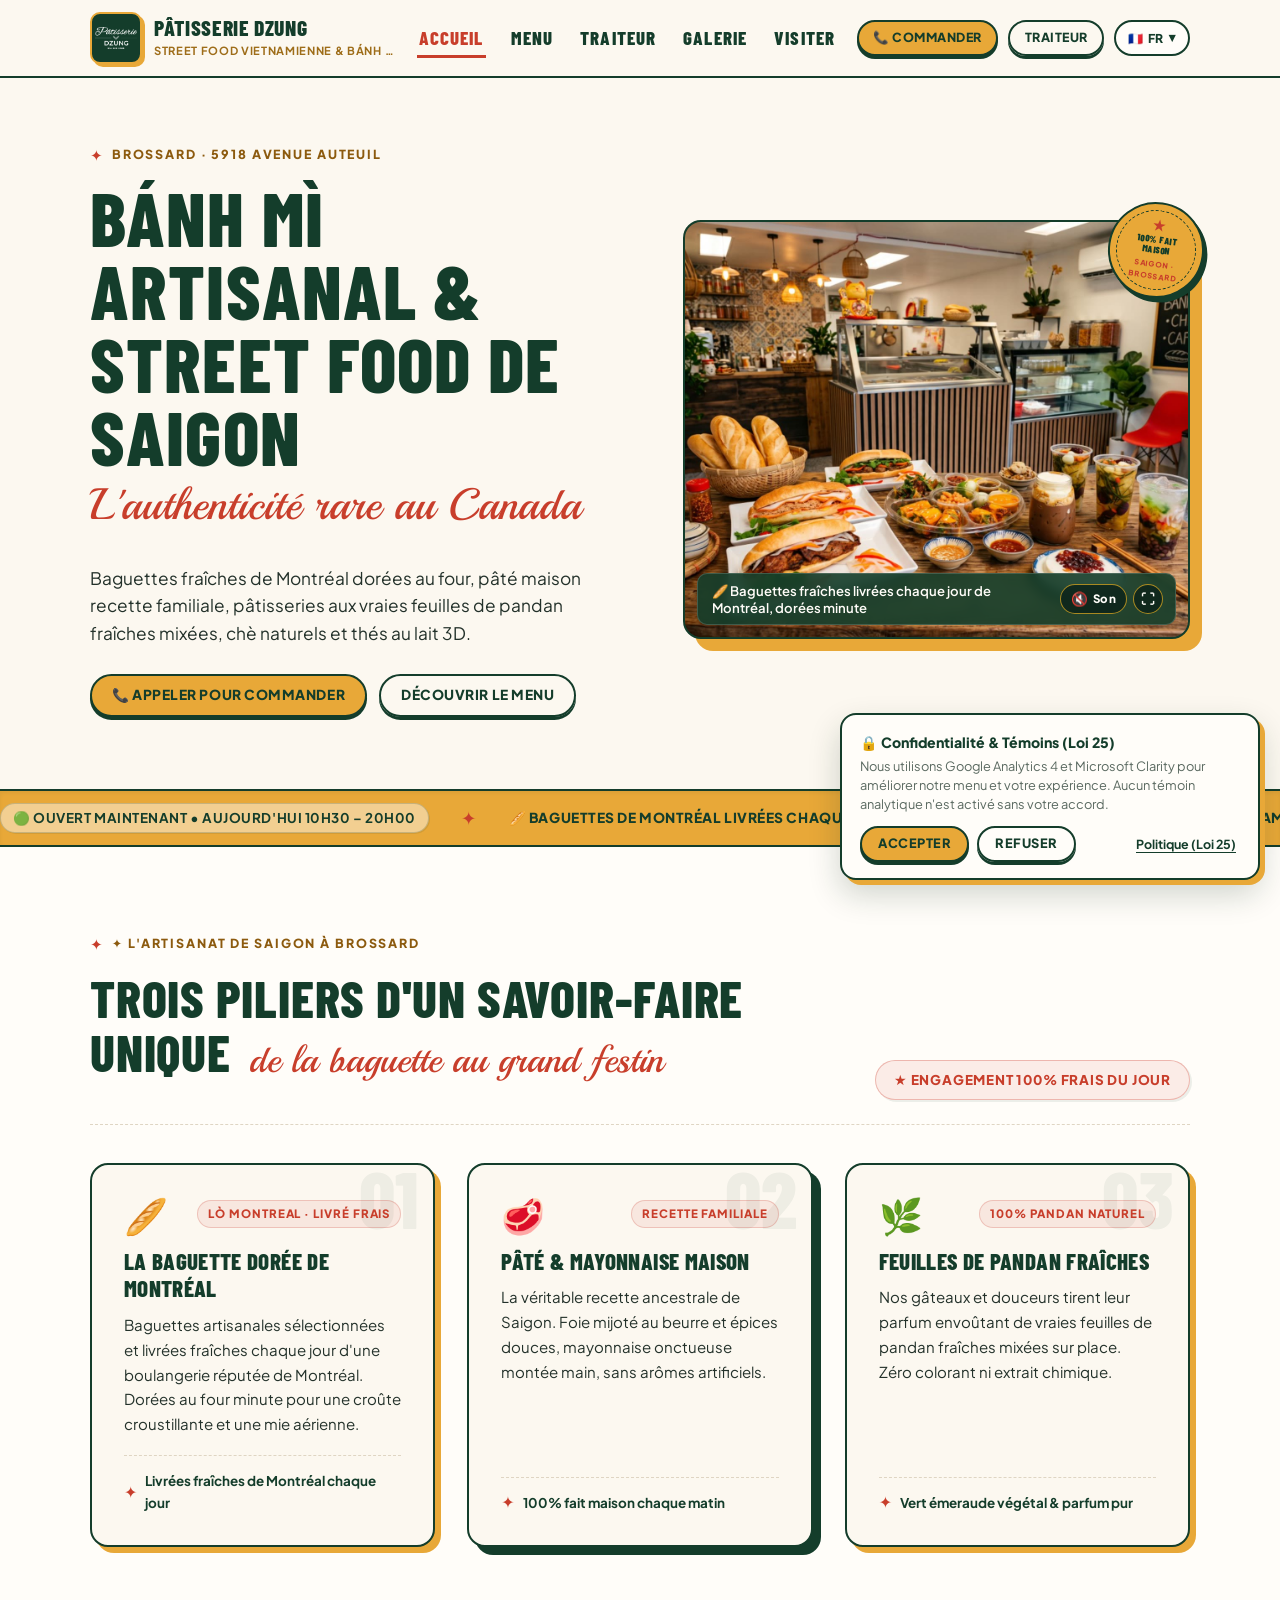
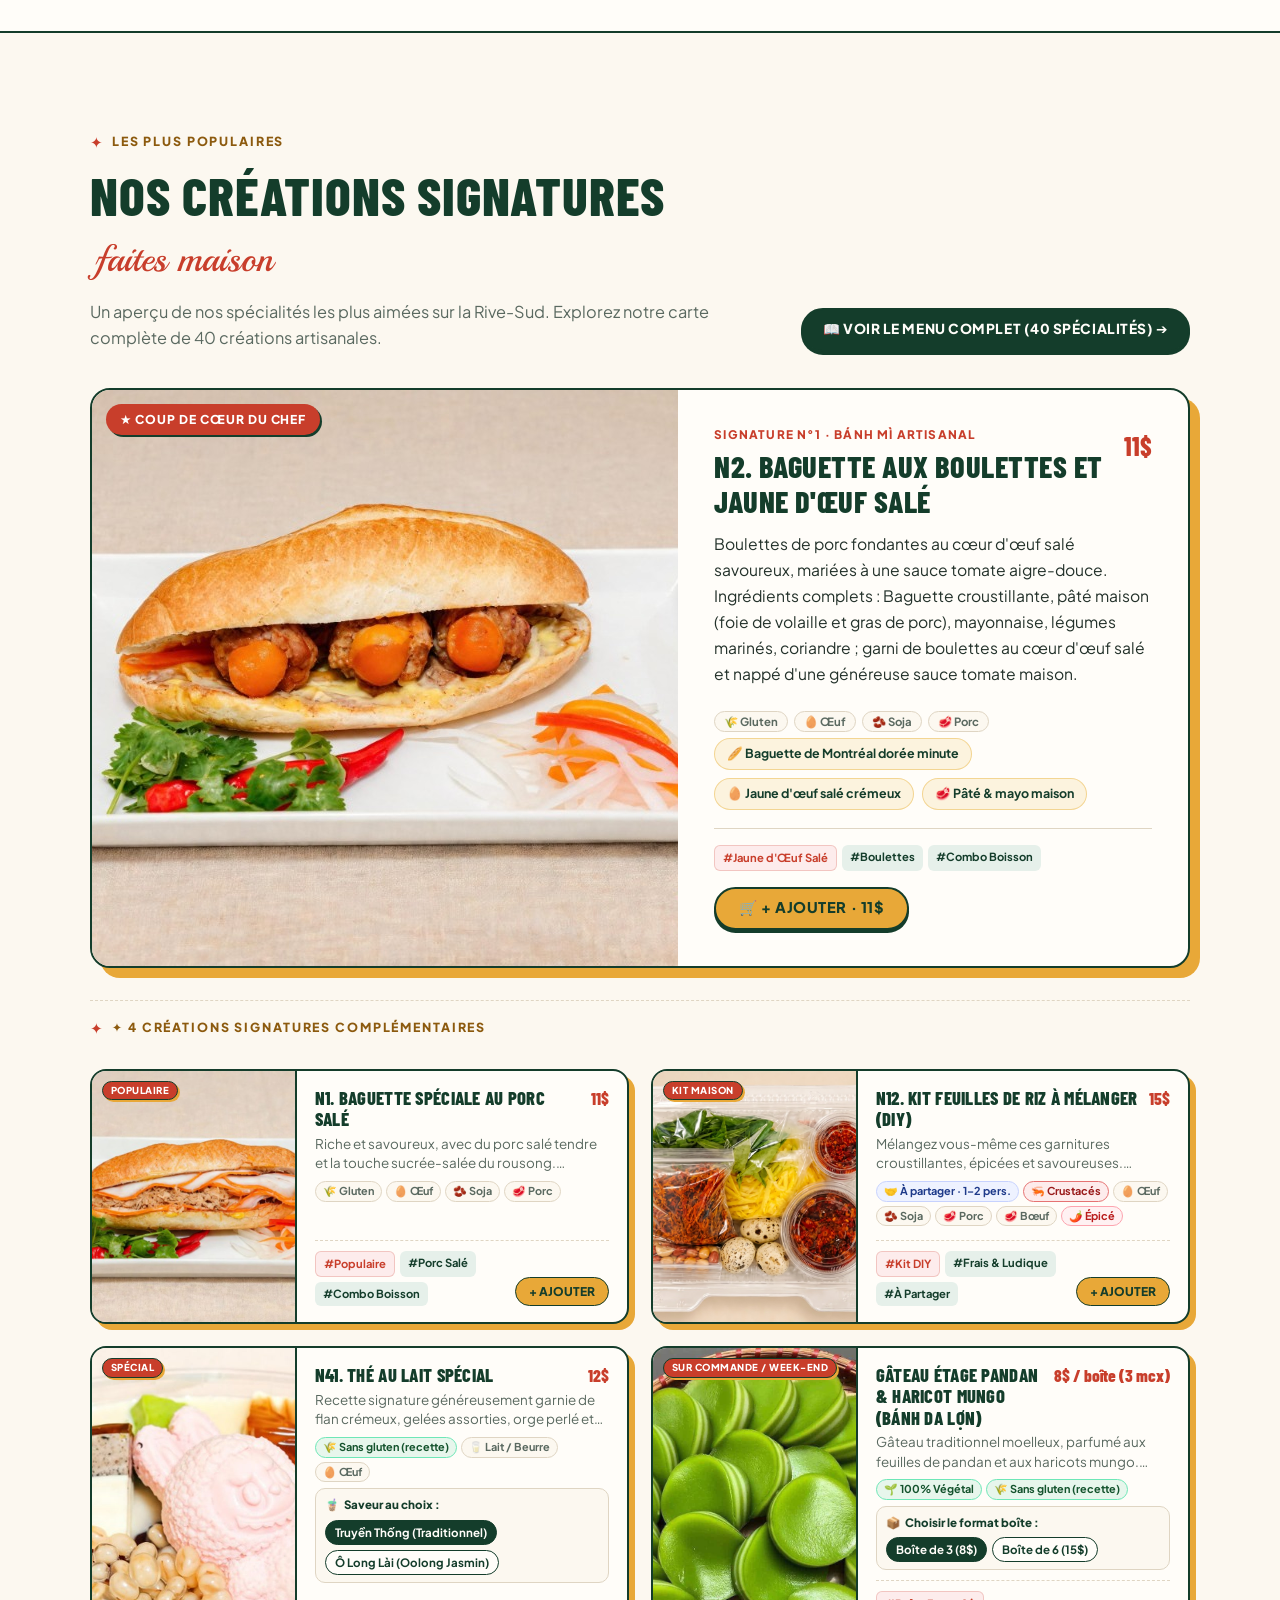
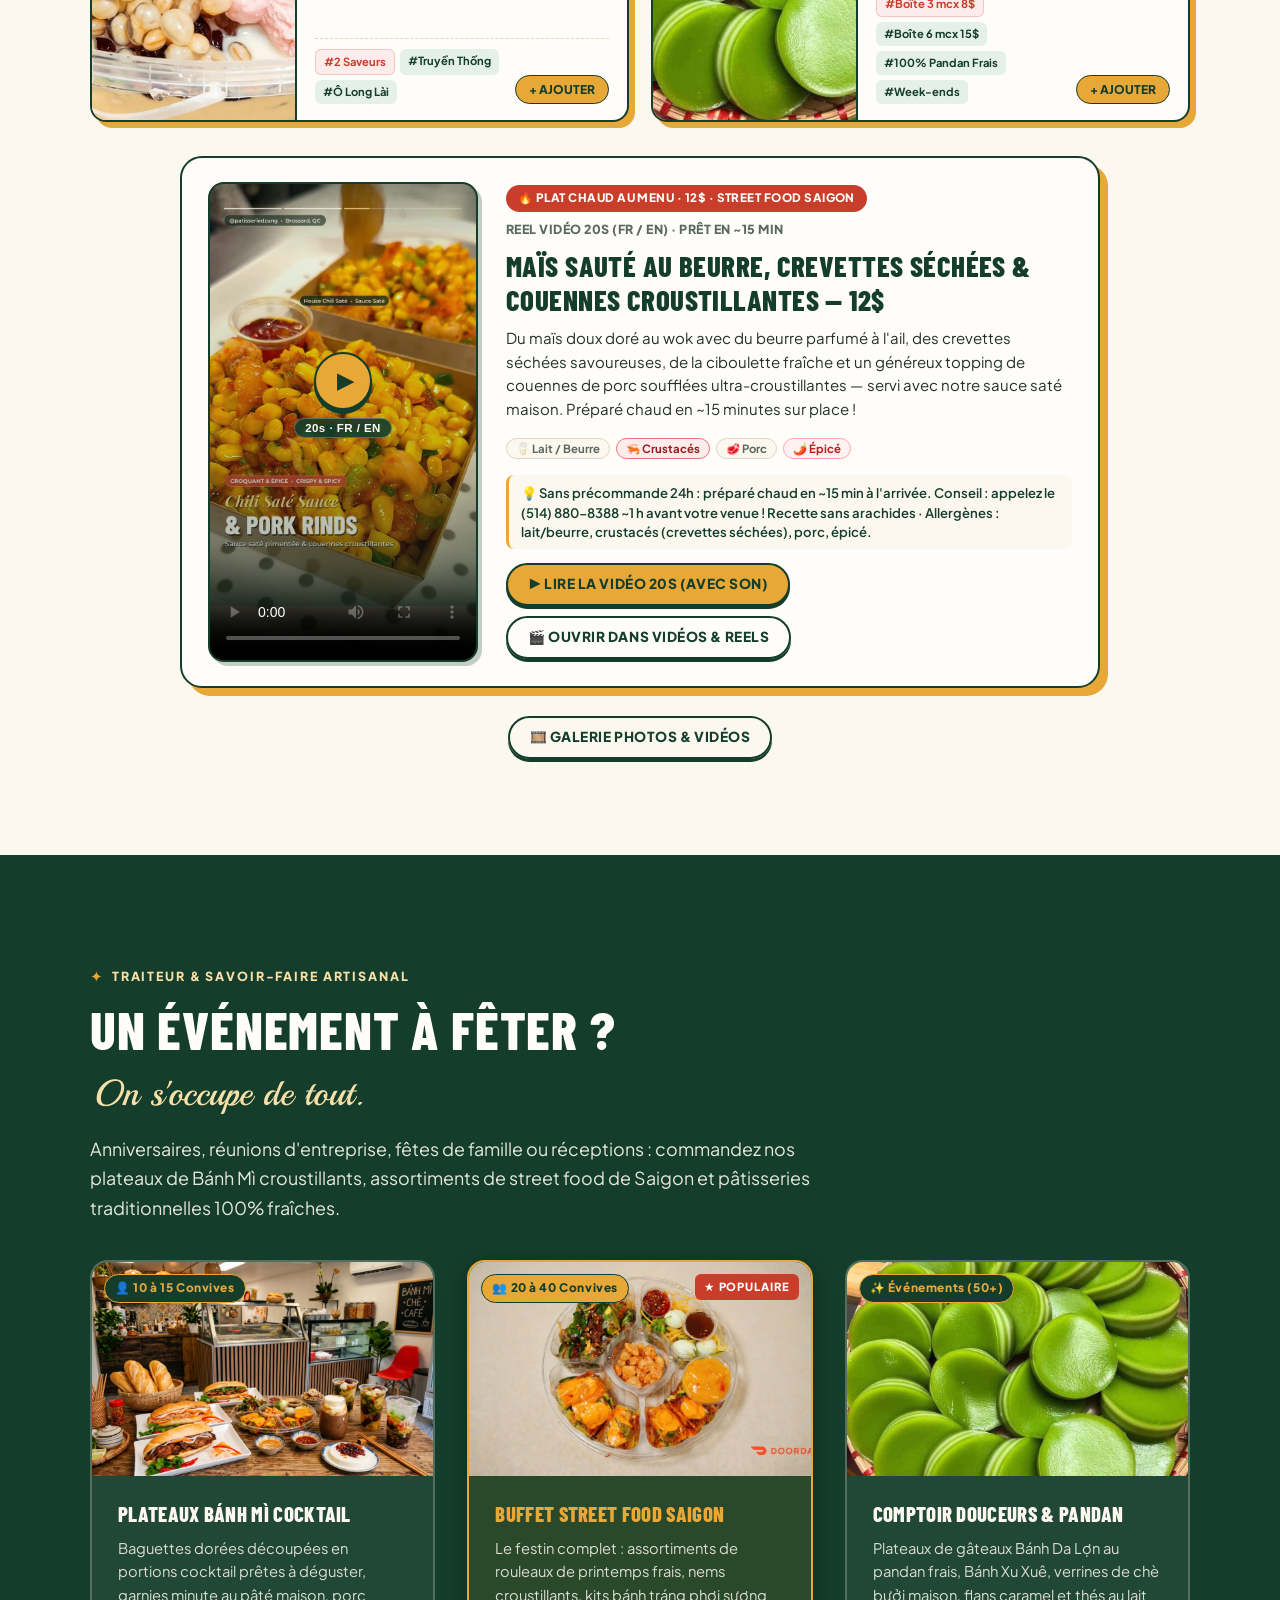
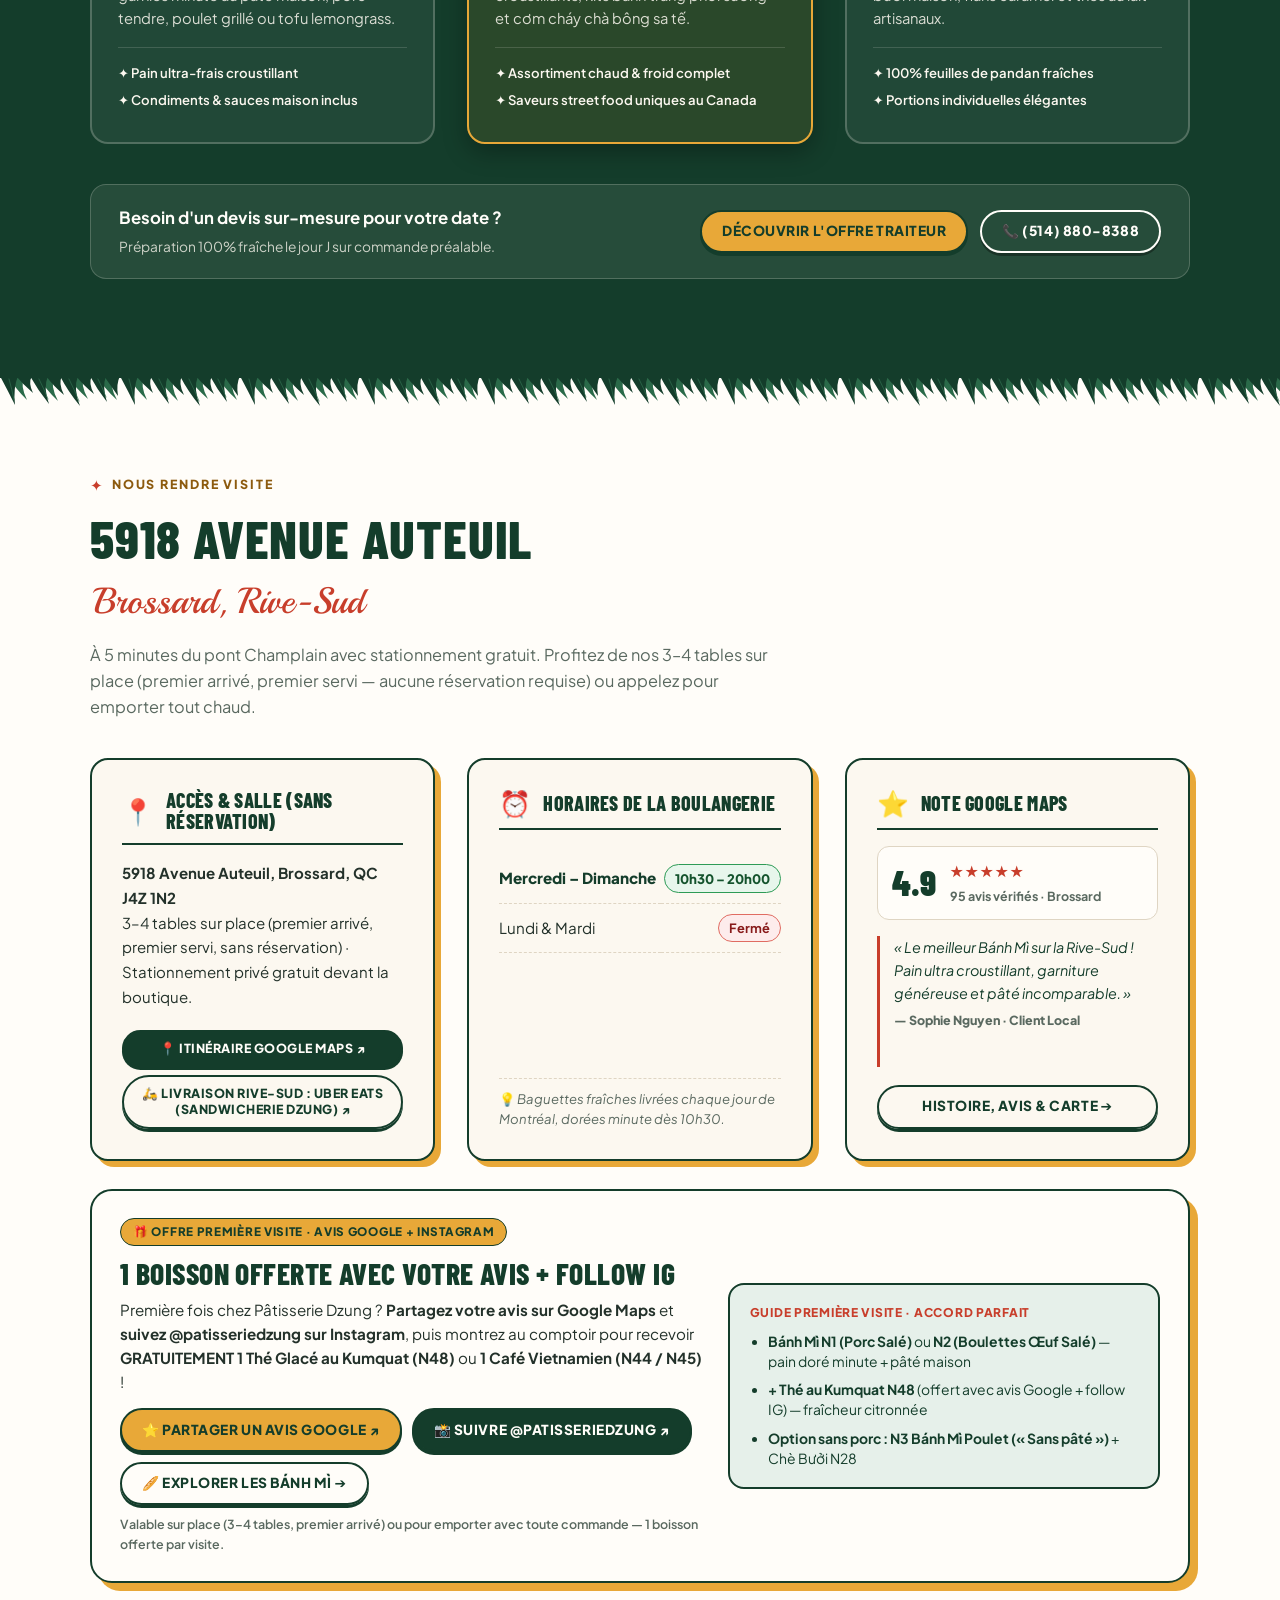
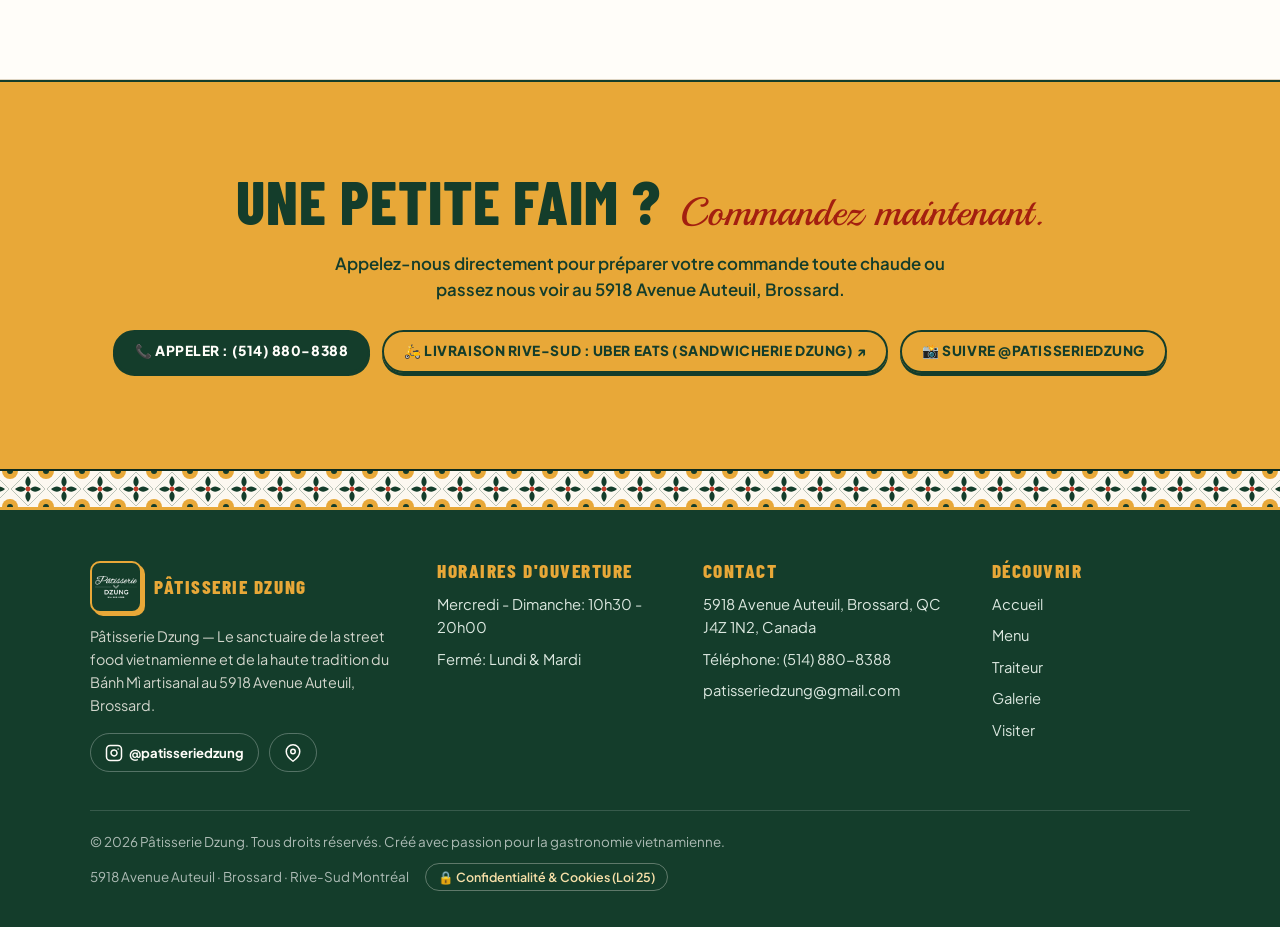
<file: index.html>
<!DOCTYPE html>
<html lang="fr">
<head>
  <meta charset="UTF-8" />
  <meta name="viewport" content="width=device-width, initial-scale=1.0, viewport-fit=cover" />
  <title>Pâtisserie Dzung | Bánh Mì Artisanal, Street Food Vietnamienne & Traiteur à Brossard (Rive-Sud Montréal)</title>
  <meta name="theme-color" content="#FCF8F0" />

  <!-- SEO & Social Meta -->
  <meta name="description" content="Pâtisserie Dzung au 5918 Avenue Auteuil, Brossard (Rive-Sud Montréal) — Meilleur Bánh Mì artisanal croustillant, street food vietnamienne de Saigon (Bánh Tráng Phơi Sương, Bánh Tráng Cuốn, Cơm Cháy), pâtisseries traditionnelles (Bánh Da Lợn, Bánh Xu Xuê), chè frais, café au sel, thé au lait 3D & service traiteur." />
  <meta name="keywords" content="Pâtisserie Dzung, Patisserie Dzung Brossard, Bánh Mì Brossard, Meilleur Banh Mi Rive-Sud Montréal, Street Food Vietnamienne Brossard, Bánh Tráng Phơi Sương Canada, Bánh Tráng Cuốn Sốt Bơ Me, Cơm Cháy Chà Bông, Bánh Da Lợn Lá Dứa, Bánh Xu Xuê, Chè Việt Nam Brossard, Sâm Bổ Lượng, Cà Phê Muối Montreal, Trà Sữa Thau 3D, Traiteur Vietnamien Brossard, Đặt Tiệc Món Việt Brossard, Vietnamese Catering South Shore Montreal" />
  <meta name="robots" content="index, follow, max-image-preview:large" />
  <link rel="canonical" href="https://www.patisseriedzung.ca/" />
  <meta property="og:url" content="https://www.patisseriedzung.ca/" />
  <meta property="og:site_name" content="Pâtisserie Dzung" />
  <meta property="og:locale" content="fr_CA" />
  <meta property="og:locale:alternate" content="vi_VN" />
  <meta property="og:locale:alternate" content="en_CA" />
  <meta property="og:title" content="Pâtisserie Dzung | Bánh Mì Artisanal, Street Food Vietnamienne & Traiteur à Brossard" />
  <meta property="og:description" content="Découvrez nos Bánh Mì traditionnels faits maison, nos pâtisseries ancestrales 100% naturelles, notre street food de Saigon et notre service traiteur au 5918 Avenue Auteuil, Brossard, QC." />
  <meta property="og:image" content="https://www.patisseriedzung.ca/assets/images/og-cover.jpg" />
  <meta property="og:image:width" content="1200" />
  <meta property="og:image:height" content="630" />
  <meta property="og:type" content="restaurant" />
  <meta name="twitter:card" content="summary_large_image" />
  <meta name="twitter:image" content="https://www.patisseriedzung.ca/assets/images/og-cover.jpg" />

  <!-- Preload LCP Hero Poster Image for Core Web Vitals & SEO -->
  <link rel="preload" as="image" href="assets/images/hero-cinema-poster.jpg" fetchpriority="high" />

  <!-- LocalBusiness / Restaurant + Full Menu Structured Data (JSON-LD) for Google Search & Maps -->
  <script type="application/ld+json">
  {
    "@context": "https://schema.org",
    "@type": ["Restaurant", "Bakery"],
    "name": "Pâtisserie Dzung",
    "alternateName": ["Patisserie Dzung Brossard", "Sandwicherie Dzung", "Bánh Mì & Street Food Pâtisserie Dzung"],
    "description": "Sanctuaire du Bánh Mì artisanal croustillant, de la street food vietnamienne de Saigon, des pâtisseries traditionnelles vietnamiennes 100% naturelles et du service traiteur à Brossard (Rive-Sud de Montréal).",
    "image": [
      "https://www.patisseriedzung.ca/assets/images/hero-dzung-food.jpg",
      "https://www.patisseriedzung.ca/assets/images/gallery-poster-banh-mi.jpg",
      "https://www.patisseriedzung.ca/assets/images/gallery-poster-banh-trang-cuon.jpg"
    ],
    "url": "https://www.patisseriedzung.ca/",
    "sameAs": [
      "https://www.instagram.com/patisseriedzung/"
    ],
    "telephone": "+1-514-880-8388",
    "email": "patisseriedzung@gmail.com",
    "priceRange": "$$",
    "acceptsReservations": "False",
    "servesCuisine": ["Vietnamese", "Bánh Mì", "Vietnamese Street Food", "Vietnamese Pastries", "Desserts", "Bubble Tea", "Catering"],
    "address": {
      "@type": "PostalAddress",
      "streetAddress": "5918 Avenue Auteuil",
      "addressLocality": "Brossard",
      "addressRegion": "QC",
      "postalCode": "J4Z 1N2",
      "addressCountry": "CA"
    },
    "geo": {
      "@type": "GeoCoordinates",
      "latitude": 45.4714654,
      "longitude": -73.4587648
    },
    "openingHoursSpecification": [
      {
        "@type": "OpeningHoursSpecification",
        "dayOfWeek": ["Wednesday", "Thursday", "Friday", "Saturday", "Sunday"],
        "opens": "10:30",
        "closes": "20:00"
      }
    ],
    "aggregateRating": {
      "@type": "AggregateRating",
      "ratingValue": "4.9",
      "bestRating": "5",
      "ratingCount": "95"
    },
    "hasMenu": {
      "@type": "Menu",
      "name": "Menu Pâtisserie Dzung — Bánh Mì, Street Food & Pâtisseries Vietnamiennes",
      "hasMenuSection": [
        {
          "@type": "MenuSection",
          "name": "Bánh Mì Artisanal Vietnamien",
          "hasMenuItem": [
            { "@type": "MenuItem", "name": "N1. Bánh Mì Thịt Muối Đặc Biệt / Baguette Spéciale au Porc Salé", "offers": { "@type": "Offer", "price": "11.00", "priceCurrency": "CAD" } },
            { "@type": "MenuItem", "name": "N2. Bánh Mì Xíu Mại Trứng Muối / Baguette aux Boulettes et Jaune d'Œuf Salé", "offers": { "@type": "Offer", "price": "11.00", "priceCurrency": "CAD" } },
            { "@type": "MenuItem", "name": "N3. Bánh Mì Gà Xé Bơ Tỏi / Baguette au Poulet Effiloché, Beurre et Ail", "offers": { "@type": "Offer", "price": "10.00", "priceCurrency": "CAD" } },
            { "@type": "MenuItem", "name": "N4. Bánh Mì Muối Ớt Chà Bông / Baguette Grillée au Sel Pimenté et Rousong", "offers": { "@type": "Offer", "price": "10.00", "priceCurrency": "CAD" } },
            { "@type": "MenuItem", "name": "N5. Bánh Mì Thịt Nướng / Baguette au Porc Grillé", "offers": { "@type": "Offer", "price": "9.50", "priceCurrency": "CAD" } }
          ]
        },
        {
          "@type": "MenuSection",
          "name": "Plats Chauds / Món Nóng",
          "hasMenuItem": [
            { "@type": "MenuItem", "name": "Xôi Gà Mắm Nhĩ / Riz Gluant au Poulet Caramélisé à la Sauce de Poisson", "offers": { "@type": "Offer", "price": "20.00", "priceCurrency": "CAD" } },
            { "@type": "MenuItem", "name": "Mì Gà Cay Phô Mai Hàn Quốc / Nouilles Coréennes au Poulet Épicé & Fromage", "offers": { "@type": "Offer", "price": "20.00", "priceCurrency": "CAD" } },
            { "@type": "MenuItem", "name": "Bắp Xào Bơ Tép Khô & Da Heo Giòn / Maïs Sauté au Beurre, Crevettes Séchées & Couennes Croustillantes", "offers": { "@type": "Offer", "price": "12.00", "priceCurrency": "CAD" } }
          ]
        },
        {
          "@type": "MenuSection",
          "name": "Plats de Fête Vietnamiens / Món Ăn Bàn Tiệc Việt Nam",
          "hasMenuItem": [
            {
              "@type": "MenuItem",
              "name": "Lẩu Thái Tom-Yum / Fondue Thaïlandaise Tom-Yum",
              "offers": [
                { "@type": "Offer", "name": "Format 3–4 personnes / Size 3–4 người", "price": "60.00", "priceCurrency": "CAD" },
                { "@type": "Offer", "name": "Grand format 8–10 personnes / Size 8–10 người", "price": "150.00", "priceCurrency": "CAD" }
              ]
            },
            {
              "@type": "MenuItem",
              "name": "Gỏi Bò Khoai Môn / Salade de Bœuf & Taro Croustillant",
              "offers": [
                { "@type": "Offer", "name": "Plateau 3–4 personnes / Khay 3–4 người", "price": "45.00", "priceCurrency": "CAD" },
                { "@type": "Offer", "name": "Grand plateau 9–10 personnes / Khay tiệc 9–10 người", "price": "100.00", "priceCurrency": "CAD" }
              ]
            }
          ]
        },
        {
          "@type": "MenuSection",
          "name": "Street Food de Saigon & Snacks",
          "hasMenuItem": [
            { "@type": "MenuItem", "name": "N10. Bánh Tráng Sa Tế Tôm / Feuilles de Riz au Saté de Crevettes", "offers": { "@type": "Offer", "price": "10.00", "priceCurrency": "CAD" } },
            { "@type": "MenuItem", "name": "Bánh Tráng Phơi Sương Trảng Bàng / Feuilles de Riz Assouplies à la Rosée", "offers": { "@type": "Offer", "price": "20.00", "priceCurrency": "CAD" } },
            { "@type": "MenuItem", "name": "Bánh Tráng Cuốn Full Topping / Rouleaux de Galettes de Riz", "offers": { "@type": "Offer", "price": "25.00", "priceCurrency": "CAD" } },
            { "@type": "MenuItem", "name": "Cơm Cháy Chà Bông Mỡ Hành / Riz Croustillant au Rousong et Huile de Ciboulette", "offers": { "@type": "Offer", "price": "20.00", "priceCurrency": "CAD" } }
          ]
        },
        {
          "@type": "MenuSection",
          "name": "Pâtisseries Traditionnelles Vietnamiennes & Desserts (Chè)",
          "hasMenuItem": [
            { "@type": "MenuItem", "name": "Bánh Bông Lan Trứng Muối / Le Gâteau Éponge aux Œufs Salés", "offers": { "@type": "Offer", "price": "20.00", "priceCurrency": "CAD" } },
            { "@type": "MenuItem", "name": "Bánh Da Lợn Lá Dứa Tươi / Gâteau Étagé Vapeur au Pandan Frais et Haricot Mungo" },
            { "@type": "MenuItem", "name": "Bánh Xu Xuê (Bánh Phu Thê) Lá Dứa Đậu Xanh" },
            { "@type": "MenuItem", "name": "Sâm Bổ Lượng & Chè Bưởi Cùi Bưởi Tươi" },
            { "@type": "MenuItem", "name": "Chè Sương Sâm Sương Sáo & Mủ Trôm Mủ Gòn", "offers": { "@type": "Offer", "price": "9.00", "priceCurrency": "CAD" } },
            { "@type": "MenuItem", "name": "Bánh Flan Trứng Sữa Caramel & Sữa Chua Phô Mai" }
          ]
        },
        {
          "@type": "MenuSection",
          "name": "Boissons Signatures & Café Vietnamien",
          "hasMenuItem": [
            { "@type": "MenuItem", "name": "Trà Sữa Thau Đặc Biệt Pudding 3D & Bánh Flan / Seau de Thé au Lait Spécial Pudding 3D" },
            { "@type": "MenuItem", "name": "Cà Phê Muối / Café Glacé Vietnamien à la Crème de Sel Marin" },
            { "@type": "MenuItem", "name": "Cà Phê Sữa Đá & Trà Tắc / Café Glacé au Lait & Thé Glacé au Kumquat" }
          ]
        }
      ]
    }
  }
  </script>

  <!-- Favicon -->
  <link rel="icon" type="image/svg+xml" href="assets/images/favicon.svg" />
  <link rel="alternate icon" type="image/png" href="assets/images/logo.png" />

  <!-- Google Fonts: Barlow Condensed (Display), Playball (Artisanal Script with full VN/FR diacritics), Plus Jakarta Sans (Body) -->
  <link rel="preconnect" href="https://fonts.googleapis.com" />
  <link rel="preconnect" href="https://fonts.gstatic.com" crossorigin />
  <link href="https://fonts.googleapis.com/css2?family=Barlow+Condensed:wght@700;800&family=Playball&family=Plus+Jakarta+Sans:wght@400;500;600;700;800&display=swap" rel="stylesheet" />

  <!-- Google Analytics 4 (GA4) + Google Consent Mode v2 (Québec Law 25 Opt-in) -->
  <script>
    window.DZUNG_GA4_ID = 'G-W9FL83TS52';
    window.DZUNG_CLARITY_ID = 'zibylbhr9v';
    window.DZUNG_CONSENT_KEY = 'dzung_consent_v1';
    window.dataLayer = window.dataLayer || [];
    window.gtag = window.gtag || function () { window.dataLayer.push(arguments); };

    var dzungSavedConsent = null;
    try {
      dzungSavedConsent = window.localStorage.getItem(window.DZUNG_CONSENT_KEY);
    } catch (_) {}

    window.gtag('consent', 'default', {
      analytics_storage: dzungSavedConsent === 'granted' ? 'granted' : 'denied',
      ad_storage: 'denied',
      ad_user_data: 'denied',
      ad_personalization: 'denied',
      wait_for_update: 500
    });

    if (window.DZUNG_GA4_ID && /^G-[A-Z0-9]+$/i.test(window.DZUNG_GA4_ID)) {
      var gaScript = document.createElement('script');
      gaScript.async = true;
      gaScript.src = 'https://www.googletagmanager.com/gtag/js?id=' + encodeURIComponent(window.DZUNG_GA4_ID);
      document.head.appendChild(gaScript);
      window.gtag('js', new Date());
      window.gtag('config', window.DZUNG_GA4_ID, { send_page_view: true });
    }

    // Microsoft Clarity loader — strictly gated on Law 25 analytics opt-in
    window.dzungLoadClarity = function () {
      if (window.__dzungClarityLoaded || !window.DZUNG_CLARITY_ID) return;
      window.__dzungClarityLoaded = true;
      (function (c, l, a, r, i, t, y) {
        c[a] = c[a] || function () { (c[a].q = c[a].q || []).push(arguments); };
        t = l.createElement(r); t.async = 1; t.src = 'https://www.clarity.ms/tag/' + i;
        y = l.getElementsByTagName(r)[0]; y.parentNode.insertBefore(t, y);
      })(window, document, 'clarity', 'script', window.DZUNG_CLARITY_ID);
    };
    if (dzungSavedConsent === 'granted') {
      window.dzungLoadClarity();
    }
  </script>

  <!-- Stylesheets -->
  <link rel="stylesheet" href="css/style.css?v=20261127e" />
</head>
<body>

  <!-- ==========================================================================
       SITE HEADER (Franco-Saigon Daylight Boulangerie — Cream & Deep Pandan Ink)
       ========================================================================== -->
  <header class="site-header">
    <div class="header-inner">
      <a href="#home" class="brand-badge-link" onclick="navigateToView('home'); return false;" aria-label="Pâtisserie Dzung Accueil">
        <div class="brand-logo-tile">
          <img src="assets/images/logo.png" alt="Pâtisserie Dzung Logo" class="brand-logo-img" width="52" height="52" />
        </div>
        <div class="brand-wordmark">
          <span class="brand-wordmark-title">PÂTISSERIE DZUNG</span>
          <span class="brand-wordmark-sub" data-i18n="brand_tagline">Bánh Mì &amp; Street Food</span>
        </div>
      </a>

      <nav aria-label="Navigation principale">
        <ul class="nav-menu">
          <li><a href="#home" class="nav-link active" data-nav-view="home" onclick="navigateToView('home'); return false;" data-i18n="nav_home">Accueil</a></li>
          <li><a href="#menu" class="nav-link" data-nav-view="menu" onclick="navigateToView('menu'); return false;" data-i18n="nav_menu">Menu</a></li>
          <li><a href="#catering" class="nav-link" data-nav-view="catering" onclick="navigateToView('catering'); return false;" data-i18n="nav_catering">Traiteur</a></li>
          <li><a href="#gallery" class="nav-link" data-nav-view="gallery" onclick="navigateToView('gallery'); return false;" data-i18n="nav_gallery">Galerie</a></li>
          <li><a href="#visit" class="nav-link" data-nav-view="visit" onclick="navigateToView('visit'); return false;" data-i18n="nav_visit">Visiter</a></li>
          <li class="nav-mobile-extra">
            <a href="tel:+15148808388" class="btn-tactile btn-tactile-gold nav-mobile-cta" data-track="call_click" data-i18n="banner_btn">
              📞 APPELER : (514) 880-8388
            </a>
            <span class="nav-mobile-addr" data-i18n="nav_mobile_addr">📍 5918 Avenue Auteuil, Brossard · Mer – Dim 10h30 – 20h00</span>
          </li>
        </ul>
      </nav>

      <div class="header-actions">
        <!-- Tactile Header CTA Pills (Inspired by Little Kirin's Dual Pill Buttons) -->
        <a href="tel:+15148808388" class="btn-tactile btn-tactile-gold header-cta-order" data-track="call_click" data-i18n="header_btn_order">
          📞 Commander
        </a>
        <a href="#catering" class="btn-tactile btn-tactile-outline header-cta-catering" onclick="navigateToView('catering'); return false;" data-i18n="header_btn_catering">
          Traiteur
        </a>

        <!-- Language Selector Dropdown (Default French, supports VI, EN, ZH) -->
        <div class="lang-selector-dropdown">
          <button class="lang-current-btn" id="lang-btn" aria-label="Choisir la langue">
            <span class="lang-current-flag">🇫🇷</span>
            <span class="lang-current-code">FR</span>
            <span class="lang-dropdown-chevron">▼</span>
          </button>
          <ul class="lang-dropdown-menu" id="lang-menu">
            <li><button class="lang-option active" data-lang="fr"><span>🇫🇷</span> Français</button></li>
            <li><button class="lang-option" data-lang="vi"><span>🇻🇳</span> Tiếng Việt</button></li>
            <li><button class="lang-option" data-lang="en"><span>🇨🇦</span> English</button></li>
            <li><button class="lang-option" data-lang="zh"><span>🇨🇳</span> 中文</button></li>
          </ul>
        </div>

        <!-- Mobile Hamburger -->
        <button type="button" class="mobile-toggle" aria-label="Menu Mobile" aria-expanded="false">
          <span></span>
          <span></span>
          <span></span>
        </button>
      </div>
    </div>
  </header>

  <!-- ==========================================================================
       MULTI-VIEW APPLICATION CONTAINER (Cách A: Curated Homepage + Dedicated Sub-Views)
       ========================================================================== -->
  <main id="main-content">

    <!-- ========================================================================
         VIEW 1: HOME (Curated 6-Block Flagship Storefront — Zero Clutter)
         ======================================================================== -->
    <div id="view-home" class="app-view active" data-view-panel="home">

      <!-- BLOCK 1: COMPTOIR ARTISANAL HERO (Boutique Showcase with Wax Seal & Live Pulse) -->
      <section class="lk-hero dz-hero" id="hero">
        <div class="container lk-hero-grid dz-hero-grid">
          <!-- Left Copy Column -->
          <div class="lk-hero-copy dz-hero-copy">
            <p class="lk-eyebrow" data-i18n="hero_eyebrow">✦ Maison Fondée à Brossard · 5918 Avenue Auteuil</p>
            <h1 class="lk-hero-title dz-hero-title" id="home-view-heading" tabindex="-1">
              <span data-i18n="hero_main_heading">BÁNH MÌ ARTISANAL &amp; STREET FOOD DE SAIGON</span>
              <span class="script-accent" data-i18n="hero_script_sub">L'authenticité rare au Canada</span>
            </h1>
            <p class="lk-hero-lede dz-hero-lede" data-i18n="hero_lede">
              Baguettes fraîches de Montréal dorées au four, pâté maison recette familiale, pâtisseries aux vraies feuilles de pandan fraîches mixées et chè artisanaux.
            </p>

            <div class="lk-btn-row dz-hero-btn-row" id="hero-btn-row">
              <a href="tel:+15148808388" id="hero-cta-call" class="btn-tactile btn-tactile-gold" data-track="call_click" data-i18n="hero_btn_call">
                📞 APPELER POUR COMMANDER
              </a>
              <button type="button" id="hero-cta-menu" class="btn-tactile btn-tactile-outline" onclick="navigateToView('menu')" data-track="hero_menu_click" data-i18n="hero_btn_menu">
                📖 DÉCOUVRIR LE MENU
              </button>
            </div>
          </div>

          <!-- Right Living Cinema Video Frame with Artisan Wax Seal Medallion -->
          <div class="lk-hero-media dz-hero-media">
            <div class="lk-hero-frame dz-hero-frame">
              <div class="dz-hero-cinema-wrap">
                <video
                  id="hero-cinema-video"
                  class="dz-hero-video"
                  autoplay
                  muted
                  loop
                  playsinline
                  preload="auto"
                  width="1200"
                  height="990"
                  poster="assets/images/hero-cinema-poster.jpg"
                >
                  <source src="assets/videos/patisseriedzung-hero-cinema.mp4" type="video/mp4" />
                </video>
              </div>

              <!-- Bakery Caption Ribbon + Cinema Controls at Bottom of Frame -->
              <div class="dz-hero-photo-ribbon">
                <span class="dz-hero-ribbon-text" data-i18n="hero_ribbon_caption">🥖 Baguettes fraîches livrées chaque jour de Montréal, dorées minute</span>
                <div class="dz-hero-cinema-controls">
                  <button
                    type="button"
                    id="hero-sound-btn"
                    class="dz-cinema-pill-btn"
                    aria-pressed="false"
                    aria-label="Activer le son de la vidéo"
                  >
                    <span class="dz-cinema-btn-icon" aria-hidden="true">🔇</span>
                    <span class="dz-cinema-btn-label" id="hero-sound-label" data-i18n="hero_cinema_sound_off">Son</span>
                  </button>
                  <button
                    type="button"
                    id="hero-fullscreen-btn"
                    class="dz-cinema-pill-btn dz-cinema-pill-expand"
                    aria-label="Voir la vidéo en grand format"
                  >
                    <span class="dz-cinema-btn-icon" aria-hidden="true">⛶</span>
                  </button>
                </div>
              </div>
            </div>

            <!-- Artisan Wax Seal Medallion -->
            <div class="dz-artisan-seal" aria-label="Garantie 100% fait maison">
              <div class="dz-seal-inner">
                <span class="dz-seal-star">★</span>
                <span class="dz-seal-title" data-i18n="seal_title">100% FAIT MAISON</span>
                <span class="dz-seal-sub" data-i18n="seal_sub">SAIGON · BROSSARD</span>
              </div>
            </div>
          </div>
        </div>
      </section>

      <!-- GOLD INFINITE TICKER RIBBON (LE RUBAN DU JOUR) -->
      <div class="dz-gold-ticker-ribbon" aria-label="Annonces et actualités en direct">
        <div class="dz-gold-ticker-track">
          <span class="dz-ticker-item live-store-status">🟢 Ouvert · 10h30 – 20h00</span>
          <span class="dz-ticker-dot">✦</span>
          <span class="dz-ticker-item" data-i18n="ticker_item_bread">🥖 Baguettes de Montréal livrées chaque jour</span>
          <span class="dz-ticker-dot">✦</span>
          <span class="dz-ticker-item" data-i18n="ticker_item_loc">📍 5918 Av. Auteuil · 5 min du pont Champlain</span>
          <span class="dz-ticker-dot">✦</span>
          <span class="dz-ticker-item" data-i18n="ticker_item_review">⭐ 4.9 / 5.0 Google Maps (95 avis vérifiés)</span>
          <span class="dz-ticker-dot">✦</span>
          <span class="dz-ticker-item" data-i18n="ticker_item_pate">🥩 Pâté & mayo maison recette familiale</span>
          <span class="dz-ticker-dot">✦</span>
          <span class="dz-ticker-item" data-i18n="ticker_item_pandan">🌿 100% vraies feuilles de pandan fraîches</span>
          <span class="dz-ticker-dot">✦</span>
          <!-- Duplicate for seamless 100% infinite marquee loop -->
          <span class="dz-ticker-item live-store-status" aria-hidden="true">🟢 Ouvert · 10h30 – 20h00</span>
          <span class="dz-ticker-dot" aria-hidden="true">✦</span>
          <span class="dz-ticker-item" data-i18n="ticker_item_bread" aria-hidden="true">🥖 Baguettes de Montréal livrées chaque jour</span>
          <span class="dz-ticker-dot" aria-hidden="true">✦</span>
          <span class="dz-ticker-item" data-i18n="ticker_item_loc" aria-hidden="true">📍 5918 Av. Auteuil · 5 min du pont Champlain</span>
          <span class="dz-ticker-dot" aria-hidden="true">✦</span>
          <span class="dz-ticker-item" data-i18n="ticker_item_review" aria-hidden="true">⭐ 4.9 / 5.0 Google Maps (95 avis vérifiés)</span>
          <span class="dz-ticker-dot" aria-hidden="true">✦</span>
          <span class="dz-ticker-item" data-i18n="ticker_item_pate" aria-hidden="true">🥩 Pâté & mayo maison recette familiale</span>
          <span class="dz-ticker-dot" aria-hidden="true">✦</span>
          <span class="dz-ticker-item" data-i18n="ticker_item_pandan" aria-hidden="true">🌿 100% vraies feuilles de pandan fraîches</span>
          <span class="dz-ticker-dot" aria-hidden="true">✦</span>
        </div>
      </div>

      <!-- BLOCK 2: 3 PILIERS DU SAVOIR-FAIRE (The 3 Culinary Pillars of Pâtisserie Dzung) -->
      <section class="dz-pillars-section" id="home-pillars-section" aria-label="Les 3 Piliers du Savoir-Faire Pâtisserie Dzung">
        <div class="container">
          <div class="dz-pillars-header">
            <div class="dz-pillars-head-copy">
              <p class="lk-eyebrow" data-i18n="pillars_eyebrow">✦ L'Artisanat de Saigon à Brossard</p>
              <h2 class="dz-pillars-heading">
                <span data-i18n="pillars_title">TROIS PILIERS D'UN SAVOIR-FAIRE UNIQUE</span>
                <span class="script-accent" data-i18n="pillars_script">de la baguette au grand festin</span>
              </h2>
            </div>
            <div class="dz-pillars-seal-badge" data-i18n="pillars_seal_badge">
              ★ ENGAGEMENT 100% FRAIS DU JOUR
            </div>
          </div>
          <div class="dz-pillars-grid">
            <!-- Pillar 1: Baguette -->
            <div class="dz-pillar-card">
              <span class="dz-pillar-watermark" aria-hidden="true">01</span>
              <div class="dz-pillar-badge">
                <span class="dz-pillar-icon">🥖</span>
                <span class="dz-pillar-tag" data-i18n="pillar_1_tag">Lò Montreal · Livré Frais</span>
              </div>
              <h3 class="dz-pillar-title" data-i18n="pillar_1_title">La Baguette Dorée de Montréal</h3>
              <p class="dz-pillar-text" data-i18n="pillar_1_desc">
                Baguettes artisanales sélectionnées et livrées fraîches chaque jour d'une boulangerie réputée de Montréal. Dorées au four minute pour une croûte croustillante et une mie aérienne.
              </p>
              <div class="dz-pillar-highlight">
                <span class="dz-pillar-bullet">✦</span>
                <span data-i18n="pillar_1_highlight">Livrées fraîches de Montréal chaque jour</span>
              </div>
            </div>

            <!-- Pillar 2: Pâté & Mayo -->
            <div class="dz-pillar-card is-featured">
              <span class="dz-pillar-watermark" aria-hidden="true">02</span>
              <div class="dz-pillar-badge">
                <span class="dz-pillar-icon">🥩</span>
                <span class="dz-pillar-tag" data-i18n="pillar_2_tag">Recette Familiale</span>
              </div>
              <h3 class="dz-pillar-title" data-i18n="pillar_2_title">Pâté &amp; Mayonnaise Maison</h3>
              <p class="dz-pillar-text" data-i18n="pillar_2_desc">
                La véritable recette ancestrale de Saigon. Foie mijoté au beurre et épices douces, mayonnaise onctueuse montée main, sans aucun arôme artificiel.
              </p>
              <div class="dz-pillar-highlight">
                <span class="dz-pillar-bullet">✦</span>
                <span data-i18n="pillar_2_highlight">100% fait maison chaque matin</span>
              </div>
            </div>

            <!-- Pillar 3: Pandan Frais -->
            <div class="dz-pillar-card">
              <span class="dz-pillar-watermark" aria-hidden="true">03</span>
              <div class="dz-pillar-badge">
                <span class="dz-pillar-icon">🌿</span>
                <span class="dz-pillar-tag" data-i18n="pillar_3_tag">100% Pandan Naturel</span>
              </div>
              <h3 class="dz-pillar-title" data-i18n="pillar_3_title">Feuilles de Pandan Fraîches</h3>
              <p class="dz-pillar-text" data-i18n="pillar_3_desc">
                Nos gâteaux et douceurs tirent leur parfum envoûtant de vraies feuilles de pandan fraîches mixées sur place. Zéro colorant ni extrait chimique.
              </p>
              <div class="dz-pillar-highlight">
                <span class="dz-pillar-bullet">✦</span>
                <span data-i18n="pillar_3_highlight">Vert émeraude végétal &amp; parfum pur</span>
              </div>
            </div>
          </div>
        </div>
      </section>

      <!-- BLOCK 3: TABLEAU DU CHEF (Asymmetric Curated Tasting Board) -->
      <section class="lk-section lk-bg-cream dz-chef-section" id="home-chef-section">
        <div class="container">
          <div class="dz-chef-head">
            <div class="dz-chef-head-copy">
              <p class="lk-eyebrow" data-i18n="home_fav_eyebrow">✦ Sélection du Chef · Les Plus Populaires</p>
              <h2 class="lk-section-heading">
                <span data-i18n="home_fav_title">NOS CRÉATIONS SIGNATURES</span>
                <span class="script-accent" data-i18n="home_fav_script">faites maison</span>
              </h2>
              <p class="lk-section-sub" data-i18n="home_fav_sub">
                Un aperçu de nos spécialités les plus convoitées sur la Rive-Sud. Explorez notre carte complète de 40 créations artisanales.
              </p>
            </div>
            <div class="dz-chef-head-action">
              <button type="button" class="btn-tactile btn-tactile-dark" onclick="navigateToView('menu')" data-i18n="home_fav_btn_all">
                📖 TOUT LE MENU (40 SPÉCIALITÉS) ➔
              </button>
            </div>
          </div>

          <!-- Asymmetric Tasting Board: Spotlight Dish + 4 Satellite Specialties (Rendered by JS) -->
          <div class="dz-tasting-container" id="home-featured-dishes"></div>

          <!-- Hot Dish Reel Spotlight: Sizzling Butter Corn (9:16 Vertical Video) -->
          <article class="reel-teaser-card" id="home-bap-xao-coming-soon" aria-labelledby="bap-xao-teaser-title">
            <div class="reel-teaser-stage">
              <video
                id="bap-xao-teaser-video"
                class="reel-teaser-video"
                loading="lazy"
                preload="none"
                controls
                playsinline
                loop
                width="720"
                height="1280"
                poster="assets/images/bap-xao-reel-poster.jpg"
                aria-label="Vidéo Bắp Xào Bơ Tép Khô &amp; Da Heo Giòn"
              >
                <source src="assets/videos/bap-xao-reel.mp4" type="video/mp4" />
              </video>
              <button
                type="button"
                class="reel-teaser-play-overlay"
                id="bap-xao-play-overlay"
                onclick="toggleTeaserReelPlay()"
                aria-label="Lire la vidéo Bắp Xào"
              >
                <span class="reel-play-circle" aria-hidden="true">▶</span>
                <span class="reel-play-duration">20s · FR / EN</span>
              </button>
            </div>

            <div class="reel-teaser-body">
              <div class="reel-teaser-badges">
                <span class="reel-teaser-badge" data-i18n="bap_xao_badge">🔥 Plat Chaud au Menu · 12$ · Street Food Saigon</span>
                <span class="reel-teaser-kicker" data-i18n="bap_xao_kicker">Reel Vidéo 20s (FR / EN) · Prêt en ~15 min</span>
              </div>
              <h3 class="reel-teaser-title" id="bap-xao-teaser-title" data-i18n="bap_xao_title">
                Maïs Sauté au Beurre, Crevettes Séchées &amp; Couennes Croustillantes — 12$
              </h3>
              <p class="reel-teaser-desc" data-i18n="bap_xao_desc">
                Du maïs doux doré au wok avec du beurre parfumé à l'ail, des crevettes séchées savoureuses, de la ciboulette fraîche et un généreux topping de couennes de porc soufflées ultra-croustillantes — servi avec notre sauce saté maison. Préparé chaud en ~15 minutes sur place !
              </p>
              <div class="dish-allergens-row" id="bap-xao-allergens"></div>
              <p class="reel-teaser-note" data-i18n="bap_xao_note">
                💡 Sans précommande 24h : préparé chaud en ~15 min à l'arrivée. Conseil : appelez le (514) 880-8388 ~1 h avant votre venue ! Recette sans arachides · Allergènes : lait/beurre, crustacés (crevettes séchées), porc, épicé.
              </p>
              <div class="reel-teaser-actions">
                <button type="button" class="btn-tactile btn-tactile-gold" id="bap-xao-play-btn" onclick="toggleTeaserReelPlay()" data-i18n="bap_xao_btn_play">
                  ▶ Lire la vidéo 20s (avec son)
                </button>
                <button type="button" class="btn-tactile btn-tactile-outline" onclick="openReelInGallery()" data-i18n="bap_xao_btn_gallery">
                  🎬 Ouvrir dans Vidéos &amp; Reels
                </button>
              </div>
            </div>
          </article>

          <div class="lk-btn-row lk-home-menu-cta" style="margin-top: 28px; justify-content: center;">
            <button type="button" class="btn-tactile btn-tactile-outline" onclick="navigateToView('gallery')" data-i18n="home_fav_btn_gal">
              🎞️ GALERIE PHOTOS &amp; VIDÉOS
            </button>
          </div>
        </div>
      </section>

      <!-- BLOCK 4: GRAND FESTIN TRAITEUR (Panoramic Catering Atelier) -->
      <section class="lk-section lk-bg-pandan dz-catering-panoramic" id="home-catering-section">
        <div class="container">
          <div class="dz-catering-head">
            <p class="lk-eyebrow is-gold" data-i18n="home_cat_eyebrow">✦ Service Traiteur &amp; Réceptions d'Exception</p>
            <h2 class="lk-section-heading is-light">
              <span data-i18n="home_cat_title">UN ÉVÉNEMENT, UNE FÊTE DE FAMILLE ?</span>
              <span class="script-accent is-gold" data-i18n="home_cat_script">Le grand festin de Saigon à votre table</span>
            </h2>
            <p class="dz-catering-lede" data-i18n="home_cat_desc">
              Anniversaires, réunions d'entreprise, fêtes de famille ou réceptions : composez vos plateaux sur mesure de Bánh Mì croustillants, street food authentique et douceurs au pandan frais.
            </p>
          </div>

          <!-- 3 Panoramic Catering Tray Formats -->
          <div class="dz-catering-format-grid">
            <!-- Format 1 -->
            <div class="dz-catering-card">
              <div class="dz-cat-card-media">
                <img src="assets/images/hero-dzung-food.jpg" alt="Plateau de Bánh Mì cocktail pour traiteur" loading="lazy" width="600" height="400" />
                <span class="dz-cat-guest-tag" data-i18n="cat_card_1_guests">👤 10 à 15 Convives</span>
              </div>
              <div class="dz-cat-card-body">
                <h3 class="dz-cat-card-title" data-i18n="cat_card_1_title">Plateaux Bánh Mì Cocktail</h3>
                <p class="dz-cat-card-desc" data-i18n="cat_card_1_desc">
                  Baguettes dorées découpées en portions cocktail prêtes à déguster, garnies minute au pâté maison, porc tendre, poulet grillé ou tofu lemongrass.
                </p>
                <ul class="dz-cat-card-features">
                  <li data-i18n="cat_card_1_feat_1">✦ Pain ultra-frais croustillant</li>
                  <li data-i18n="cat_card_1_feat_2">✦ Condiments &amp; sauces maison inclus</li>
                </ul>
              </div>
            </div>

            <!-- Format 2 (Featured) -->
            <div class="dz-catering-card is-highlight">
              <div class="dz-cat-card-media">
                <img src="assets/images/menu-banh-trang-n11-full.jpg" alt="Buffet Street Food de Saigon à partager" loading="lazy" width="600" height="400" />
                <span class="dz-cat-guest-tag is-gold" data-i18n="cat_card_2_guests">👥 20 à 40 Convives</span>
                <span class="dz-cat-badge" data-i18n="cat_card_2_badge">★ POPULAIRE</span>
              </div>
              <div class="dz-cat-card-body">
                <h3 class="dz-cat-card-title" data-i18n="cat_card_2_title">Buffet Street Food Saigon</h3>
                <p class="dz-cat-card-desc" data-i18n="cat_card_2_desc">
                  Le festin complet : assortiments de rouleaux de printemps frais, nems croustillants, kits bánh tráng phơi sương et cơm cháy chà bông sa tế.
                </p>
                <ul class="dz-cat-card-features">
                  <li data-i18n="cat_card_2_feat_1">✦ Assortiment chaud &amp; froid complet</li>
                  <li data-i18n="cat_card_2_feat_2">✦ Saveurs street food uniques au Canada</li>
                </ul>
              </div>
            </div>

            <!-- Format 3 -->
            <div class="dz-catering-card">
              <div class="dz-cat-card-media">
                <img src="assets/images/menu-banh-da-lon.jpg" alt="Comptoir Douceurs & Pâtisseries Pandan" loading="lazy" width="600" height="400" />
                <span class="dz-cat-guest-tag" data-i18n="cat_card_3_guests">✨ Événements (50+)</span>
              </div>
              <div class="dz-cat-card-body">
                <h3 class="dz-cat-card-title" data-i18n="cat_card_3_title">Comptoir Douceurs &amp; Pandan</h3>
                <p class="dz-cat-card-desc" data-i18n="cat_card_3_desc">
                  Plateaux de gâteaux Bánh Da Lợn au pandan frais, Bánh Xu Xuê, verrines de chè bưởi maison, flans caramel et thés au lait artisanaux.
                </p>
                <ul class="dz-cat-card-features">
                  <li data-i18n="cat_card_3_feat_1">✦ 100% feuilles de pandan fraîches</li>
                  <li data-i18n="cat_card_3_feat_2">✦ Portions individuelles élégantes</li>
                </ul>
              </div>
            </div>
          </div>

          <!-- Action Bar -->
          <div class="dz-catering-action-bar">
            <div class="dz-cat-action-text">
              <b data-i18n="cat_action_need_quote">Besoin d'un devis sur-mesure pour votre date ?</b>
              <span data-i18n="cat_action_prep_note">Préparation 100% fraîche le jour J sur commande préalable.</span>
            </div>
            <div class="dz-cat-action-btns">
              <button type="button" class="btn-tactile btn-tactile-gold" onclick="navigateToView('catering')" data-i18n="home_cat_btn_1">
                DÉCOUVRIR L'OFFRE TRAITEUR
              </button>
              <a href="tel:+15148808388" class="btn-tactile btn-tactile-ghost-light" data-i18n="home_cat_btn_2">
                📞 (514) 880-8388
              </a>
            </div>
          </div>
        </div>
      </section>

      <!-- BLOCK 5: MAISON & QUARTIER "CARNET D'ADRESSES" (Atelier, Hours & Google Community) -->
      <section class="lk-section lk-bg-paper dz-atelier-section" id="home-atelier-section">
        <div class="container">
          <div class="dz-atelier-head">
            <p class="lk-eyebrow" data-i18n="home_visit_eyebrow">✦ Maison &amp; Quartier</p>
            <h2 class="lk-section-heading">
              <span data-i18n="home_visit_title">5918 AVENUE AUTEUIL</span>
              <span class="script-accent" data-i18n="home_visit_script">Brossard, Rive-Sud</span>
            </h2>
            <p class="lk-section-sub" data-i18n="home_visit_desc">
              À quelques minutes du pont Champlain avec stationnement gratuit. Venez savourer nos baguettes chaudes tout juste sorties du four ou emportez vos douceurs préférées.
            </p>
          </div>

          <!-- 3-Column Panorama Composite Card -->
          <div class="dz-atelier-panorama">
            <!-- Col 1: Provenance & Map & Dine-in Policy -->
            <div class="dz-atelier-col is-location">
              <div class="dz-col-header">
                <span class="dz-col-icon">📍</span>
                <h3 class="dz-col-title" data-i18n="atelier_col1_title">Accès &amp; Salle (Sans Réservation)</h3>
              </div>
              <p class="dz-col-desc" data-i18n="atelier_col1_desc">
                <strong>5918 Avenue Auteuil, Brossard, QC J4Z 1N2</strong><br>
                3–4 tables sur place (premier arrivé, premier servi, sans réservation) · Stationnement privé gratuit devant la boutique.
              </p>
              <div class="dz-col-cta dz-col-cta-stack">
                <a href="https://www.google.com/maps/place/Patisserie+Dzung/@45.4714691,-73.4613397,17z/data=!3m1!4b1!4m6!3m5!1s0x4cc9054ca9b665f5:0x451da51af4413046!8m2!3d45.4714654!4d-73.4587648!16s%2Fg%2F11zx0_530d?entry=ttu" target="_blank" rel="noopener noreferrer" class="btn-tactile btn-tactile-dark" style="width: 100%; text-align: center;" data-i18n="banner_btn_map">
                  📍 ITINÉRAIRE GOOGLE MAPS ↗
                </a>
                <a href="https://www.ubereats.com/ca/store/sandwicherie-dzung/OvjZxhSPTG2GgmX3JNVUXw" target="_blank" rel="noopener noreferrer" class="btn-tactile btn-tactile-outline dz-ubereats-pill" data-track="ubereats_click" data-i18n="ubereats_pill_btn">
                  🛵 Livraison Rive-Sud : Uber Eats (Sandwicherie Dzung) ↗
                </a>
              </div>
            </div>

            <!-- Col 2: Interactive Hours Board -->
            <div class="dz-atelier-col is-schedule">
              <div class="dz-col-header">
                <span class="dz-col-icon">⏰</span>
                <h3 class="dz-col-title" data-i18n="atelier_col2_title">Horaires de la Boulangerie</h3>
              </div>
              <table class="lk-hours-table dz-hours-table" aria-label="Horaires d'ouverture">
                <tbody>
                  <tr class="is-highlight">
                    <td data-i18n="hours_row_open_days">Mercredi – Dimanche</td>
                    <td><span class="dz-time-pill" data-i18n="hours_row_open_time">10h30 – 20h00</span></td>
                  </tr>
                  <tr>
                    <td data-i18n="hours_row_closed_days">Lundi &amp; Mardi</td>
                    <td><span class="dz-closed-tag" data-i18n="hours_row_closed_time">Fermé</span></td>
                  </tr>
                </tbody>
              </table>
              <p class="dz-hours-tip" data-i18n="atelier_col2_tip">
                💡 <em>Baguettes fraîches livrées chaque jour de Montréal, dorées minute dès 10h30.</em>
              </p>
            </div>

            <!-- Col 3: Community & Google Voice -->
            <div class="dz-atelier-col is-reviews">
              <div class="dz-col-header">
                <span class="dz-col-icon">⭐</span>
                <h3 class="dz-col-title" data-i18n="atelier_col3_title">Note Google Maps</h3>
              </div>
              <div class="dz-score-banner">
                <span class="dz-score-num">4.9</span>
                <div class="dz-score-meta">
                  <div class="lk-mini-stars">★★★★★</div>
                  <small data-i18n="atelier_col3_meta">95 avis vérifiés · Brossard</small>
                </div>
              </div>
              <blockquote class="dz-quote">
                <span data-i18n="atelier_col3_quote">"Le meilleur Bánh Mì sur la Rive-Sud ! Pain ultra croustillant, garniture généreuse et pâté incomparable."</span>
                <cite data-i18n="atelier_col3_cite">— Sophie Nguyen · Client Local</cite>
              </blockquote>
              <button type="button" class="btn-tactile btn-tactile-outline" onclick="navigateToView('visit')" style="width: 100%;" data-i18n="home_visit_btn_more">
                HISTOIRE, AVIS &amp; CARTE ➔
              </button>
            </div>
          </div>

          <!-- First-Timer Welcome Perk + Pairing Guide -->
          <div class="first-timer-perk-card" id="home-first-timer-perk">
            <div class="perk-main-col">
              <span class="perk-badge" data-i18n="perk_badge">🎁 OFFRE PREMIÈRE VISITE · AVIS GOOGLE + INSTAGRAM</span>
              <h3 class="perk-title" data-i18n="perk_title">1 BOISSON OFFERTE AVEC VOTRE AVIS + FOLLOW IG</h3>
              <p class="perk-desc" data-i18n="perk_desc">
                Première fois chez Pâtisserie Dzung ? <strong>Partagez votre avis sur Google Maps</strong> et <strong>suivez @patisseriedzung sur Instagram</strong>, puis montrez au comptoir pour recevoir <strong>GRATUITEMENT 1 Thé Glacé au Kumquat (N48)</strong> ou <strong>1 Café Vietnamien (N44 / N45)</strong> !
              </p>
              <div class="perk-actions-row">
                <a href="https://www.google.com/maps/place/Patisserie+Dzung/@45.4714691,-73.4613397,17z/data=!3m1!4b1!4m6!3m5!1s0x4cc9054ca9b665f5:0x451da51af4413046!8m2!3d45.4714654!4d-73.4587648!16s%2Fg%2F11zx0_530d?entry=ttu" target="_blank" rel="noopener noreferrer" class="btn-tactile btn-tactile-gold" data-track="google_review_perk_click" data-i18n="perk_btn_review">
                  ⭐ Partager un Avis Google ↗
                </a>
                <a href="https://www.instagram.com/patisseriedzung/" target="_blank" rel="noopener noreferrer" class="btn-tactile btn-tactile-dark" data-track="instagram_perk_click" data-i18n="perk_btn_ig">
                  📸 Suivre @patisseriedzung ↗
                </a>
                <button type="button" class="btn-tactile btn-tactile-outline" onclick="navigateToView('menu')" data-i18n="perk_btn_menu">
                  🥖 Explorer les Bánh Mì ➔
                </button>
              </div>
              <p class="perk-fineprint" data-i18n="perk_fineprint">
                Valable sur place (3–4 tables, premier arrivé) ou pour emporter avec toute commande — 1 boisson offerte par visite.
              </p>
            </div>

            <div class="perk-pairing-col">
              <span class="perk-pairing-kicker" data-i18n="perk_pairing_kicker">Guide Première Visite · Accord Parfait</span>
              <ul class="perk-pairing-list">
                <li data-i18n="perk_pairing_p1"><strong>Bánh Mì N1 (Porc Salé)</strong> ou <strong>N2 (Boulettes Œuf Salé)</strong> — pain doré minute + pâté maison</li>
                <li data-i18n="perk_pairing_p2"><strong>+ Thé au Kumquat N48</strong> (offert avec avis Google + follow IG) — fraîcheur citronnée</li>
                <li data-i18n="perk_pairing_p3"><strong>Option sans porc :</strong> <strong>N3 Bánh Mì Poulet (« Sans pâté »)</strong> + Chè Bưởi N28</li>
              </ul>
            </div>
          </div>
        </div>
      </section>
    </div>

    <!-- ========================================================================
         VIEW 2: FULL MENU (All 40 Dishes in Classic Deli Menu-Board or Photo Cards)
         ======================================================================== -->
    <div id="view-menu" class="app-view" data-view-panel="menu" hidden>
      <!-- Sunny Baguette-Gold Page Header with Scalloped Bottom -->
      <section class="lk-page-head">
        <div class="container">
          <p class="lk-eyebrow is-dark" data-i18n="menu_tagline">Sélection Gastronomique</p>
          <h1 class="lk-page-title" id="menu-view-heading" tabindex="-1">
            <span data-i18n="menu_title">BÁNH MÌ &amp; STREET FOOD VIETNAMIEN</span>
            <span class="script-accent is-red" data-i18n="menu_script_sub">40 spécialités maison</span>
          </h1>
          <p class="lk-page-lead" data-i18n="menu_page_lead">
            Tous nos Bánh Mì, snacks de Saigon, pâtisseries au pandan frais, chè et boissons sont préparés artisanalement. Choisissez une catégorie ou le mode d'affichage ci-dessous.
          </p>
          <div class="lk-btn-row" style="margin-top: 1.35rem;">
            <a href="tel:+15148808388" class="btn-tactile btn-tactile-dark" data-track="call_click" data-i18n="banner_btn">
              📞 APPELER : (514) 880-8388
            </a>
            <button type="button" class="btn-tactile btn-tactile-outline" onclick="navigateToView('home')" data-i18n="btn_back_home">
              ← RETOUR À L'ACCUEIL
            </button>
          </div>
        </div>
      </section>

      <section id="menu" class="lk-menu-page-section">
        <div class="menu-sticky-sentinel" id="menu-sticky-sentinel" aria-hidden="true"></div>
        <!-- Sticky Category Filter Bar + Deli Board Toggle -->
        <div class="lk-menu-sticky-bar" id="menu-sticky-bar">
          <div class="container lk-menu-bar-inner">
            <div class="menu-tabs-shell" id="menu-tabs-shell">
              <div class="menu-tabs-meta-row">
                <span class="menu-tabs-hint" data-i18n="menu_cats_hint">✦ 8 catégories (40 plats) · Glisser →</span>
                <button type="button" class="menu-cats-toggle-btn" id="btn-toggle-all-cats" popovertarget="mobile-cat-sheet" aria-haspopup="dialog" aria-controls="mobile-cat-sheet">
                  <span data-i18n="menu_cats_expand">Voir les 8 ▾</span>
                </button>
              </div>
              <div class="menu-tabs-scroll-wrap">
                <button type="button" class="menu-tabs-arrow is-left" id="menu-tabs-prev" onclick="scrollMenuTabs(-1)" aria-label="Défiler les catégories vers la gauche">&#8249;</button>
                <div class="menu-tabs-wrapper" id="menu-tabs-list" role="tablist" aria-label="Catégories du menu">
                  <button type="button" class="menu-tab-btn active" role="tab" aria-selected="true" data-category="all"><span data-i18n="tab_all">Tous les plats</span> <span class="menu-tab-count"></span></button>
                  <button type="button" class="menu-tab-btn" role="tab" aria-selected="false" data-category="banhmi"><span data-i18n="tab_banhmi">🥖 Bánh Mì</span> <span class="menu-tab-count"></span></button>
                  <button type="button" class="menu-tab-btn" role="tab" aria-selected="false" data-category="hot"><span data-i18n="tab_hot">🔥 Plats Chauds</span> <span class="menu-tab-count"></span></button>
                  <button type="button" class="menu-tab-btn" role="tab" aria-selected="false" data-category="feast"><span data-i18n="tab_feast">🍽️ Plats de Fête Vietnamiens</span> <span class="menu-tab-count"></span></button>
                  <button type="button" class="menu-tab-btn" role="tab" aria-selected="false" data-category="streetfood"><span data-i18n="tab_streetfood">🍢 Street Food &amp; Snacks</span> <span class="menu-tab-count"></span></button>
                  <button type="button" class="menu-tab-btn" role="tab" aria-selected="false" data-category="drinks"><span data-i18n="tab_drinks">☕ Boissons</span> <span class="menu-tab-count"></span></button>
                  <button type="button" class="menu-tab-btn" role="tab" aria-selected="false" data-category="desserts"><span data-i18n="tab_desserts">🍧 Desserts</span> <span class="menu-tab-count"></span></button>
                  <button type="button" class="menu-tab-btn" role="tab" aria-selected="false" data-category="rolls"><span data-i18n="tab_rolls">🥮 Pâtisseries Traditionnelles VN</span> <span class="menu-tab-count"></span></button>
                </div>
                <button type="button" class="menu-tabs-arrow is-right" id="menu-tabs-next" onclick="scrollMenuTabs(1)" aria-label="Défiler les catégories vers la droite">&#8250;</button>
                <button type="button" class="menu-stuck-sheet-btn" id="menu-stuck-sheet-btn" popovertarget="mobile-cat-sheet" aria-label="Voir toutes les catégories du menu" aria-haspopup="dialog" aria-controls="mobile-cat-sheet">
                  <svg width="16" height="16" viewBox="0 0 16 16" fill="none" aria-hidden="true">
                    <rect x="1.5" y="1.5" width="5" height="5" rx="1.2" stroke="currentColor" stroke-width="1.6"/>
                    <rect x="9.5" y="1.5" width="5" height="5" rx="1.2" stroke="currentColor" stroke-width="1.6"/>
                    <rect x="1.5" y="9.5" width="5" height="5" rx="1.2" stroke="currentColor" stroke-width="1.6"/>
                    <rect x="9.5" y="9.5" width="5" height="5" rx="1.2" stroke="currentColor" stroke-width="1.6"/>
                  </svg>
                  <span class="menu-stuck-sheet-badge">8</span>
                </button>
              </div>
            </div>

            <div class="lk-menu-layout-switch" role="group" aria-label="Mode d'affichage du menu">
              <button type="button" class="lk-layout-btn active" id="btn-layout-deli" onclick="setMenuDisplayMode('deli')" data-i18n="menu_view_deli">
                📋 Vue Deli Rapide
              </button>
              <button type="button" class="lk-layout-btn" id="btn-layout-cards" onclick="setMenuDisplayMode('cards')" data-i18n="menu_view_cards">
                🗂️ Vue Cartes Photo
              </button>
            </div>
          </div>
        </div>

        <div class="container" style="padding-top: 1.35rem; padding-bottom: 4rem;">
          <!-- Allergen & Dietary Quick Filter Bar -->
          <div class="dietary-filter-wrap">
            <span class="dietary-filter-label" data-i18n="filter_label">Allergènes &amp; Préférences :</span>
            <div class="dietary-filter-bar" role="group" aria-label="Filtres alimentaires">
              <button type="button" class="dietary-filter-btn active" data-dietary="all" onclick="filterByDietary('all')" data-i18n="filter_all">Tout (40)</button>
              <button type="button" class="dietary-filter-btn" data-dietary="peanut_free_recipe" onclick="filterByDietary('peanut_free_recipe')" data-i18n="filter_peanut_free">🥜 Sans arachides (recette)</button>
              <button type="button" class="dietary-filter-btn" data-dietary="vegan" onclick="filterByDietary('vegan')" data-i18n="filter_vegan">🌱 100% Végétal</button>
              <button type="button" class="dietary-filter-btn" data-dietary="pork_free" onclick="filterByDietary('pork_free')" data-i18n="filter_pork_free">🚫🐷 Sans porc / Option</button>
              <button type="button" class="dietary-filter-btn" data-dietary="dairy_free" onclick="filterByDietary('dairy_free')" data-i18n="filter_dairy_free">🥛 Sans produits laitiers</button>
              <button type="button" class="dietary-filter-btn" data-dietary="gluten_free" onclick="filterByDietary('gluten_free')" data-i18n="filter_gluten_free">🌾 Sans gluten (recette)</button>
            </div>
          </div>

          <!-- Allergen Transparency Notice Banner -->
          <aside class="allergen-disclaimer-banner" aria-label="Allergènes et cuisine">
            <div class="allergen-banner-icon" aria-hidden="true">🛡️</div>
            <div class="allergen-banner-body">
              <strong class="allergen-banner-title" data-i18n="allergen_banner_title">Allergènes &amp; Transparence Cuisine</strong>
              <p class="allergen-banner-desc" data-i18n="allergen_banner_desc">
                <strong>Arachides :</strong> Seuls le snack <strong>N10 (Bánh Tráng Sa Tế Tôm)</strong> et la <strong>Gỏi Bò Khoai Môn (arachides grillées, option à part)</strong> contiennent des arachides dans leur recette — tous nos autres plats sont préparés sans arachides. <strong>Option sans porc :</strong> nos Bánh Mì contiennent du pâté maison au gras de porc, mais le <strong>N3 (Poulet Beurre Ail) devient 100% sans porc sur demande (« Sans pâté »)</strong>. Cuisine artisanale partagée (traces possibles).
              </p>
            </div>
          </aside>

          <!-- Menu Grid Rendered by JavaScript -->
          <div class="menu-grid is-deli-board" id="menu-items-grid"></div>
          <div class="menu-expand-wrapper" id="menu-expand-wrapper"></div>
        </div>
      </section>
    </div>

    <!-- ========================================================================
         VIEW 3: CATERING & SPECIAL EVENTS (3 Easy Steps + Luxury Catering Card)
         ======================================================================== -->
    <div id="view-catering" class="app-view" data-view-panel="catering" hidden>
      <section class="lk-page-head">
        <div class="container">
          <p class="lk-eyebrow is-dark" data-i18n="catering_tagline">Service Traiteur &amp; Événements</p>
          <h1 class="lk-page-title" id="catering-view-heading" tabindex="-1">
            <span data-i18n="catering_title">SUBLIMEZ VOS ÉVÉNEMENTS AVEC PÂTISSERIE DZUNG</span>
            <span class="script-accent is-red" data-i18n="catering_script_sub">pour tous vos convives</span>
          </h1>
          <p class="lk-page-lead" data-i18n="catering_subtitle">
            Anniversaires, réunions d'entreprise ou fêtes de famille : nous préparons sur mesure des plateaux de Bánh Mì croustillants, street food de Saigon, pâtisseries traditionnelles et boissons fraîches.
          </p>
          <div class="lk-btn-row" style="margin-top: 1.35rem;">
            <a href="tel:+15148808388" class="btn-tactile btn-tactile-dark" data-i18n="catering_cta_phone_full">
              📞 APPELER LE (514) 880-8388
            </a>
            <a href="mailto:patisseriedzung@gmail.com?subject=Demande%20de%20Traiteur%20-%20P%C3%A2tisserie%20Dzung" class="btn-tactile btn-tactile-outline" data-i18n="catering_cta_email_full">
              ✉️ ÉCRIRE À PATISSERIEDZUNG@GMAIL.COM
            </a>
            <button type="button" class="btn-tactile btn-tactile-outline" onclick="navigateToView('home')" data-i18n="btn_back_home">
              ← RETOUR À L'ACCUEIL
            </button>
          </div>
        </div>
      </section>

      <!-- BANQUET SET MENUS (3 Curated 5-Course Feasts for 10 Guests — Saigon-Paris Folio) -->
      <section class="dz-banquet-section" id="catering-banquet-sets" aria-labelledby="banquet-folio-heading">
        <div class="container">
          <div class="dz-banquet-folio">
            <span class="dz-folio-corner is-tl" aria-hidden="true"></span>
            <span class="dz-folio-corner is-tr" aria-hidden="true"></span>
            <span class="dz-folio-corner is-bl" aria-hidden="true"></span>
            <span class="dz-folio-corner is-br" aria-hidden="true"></span>

            <header class="dz-banquet-head">
              <p class="dz-banquet-eyebrow" data-i18n="banquet_eyebrow">✦ Thực Đơn Tiệc · Tables de 10 Convives</p>
              <h2 class="dz-banquet-title" id="banquet-folio-heading">
                <span data-i18n="banquet_title">SET MENU TIỆC — MENUS BANQUET</span>
                <span class="script-accent dz-banquet-script" data-i18n="banquet_script">5 services complets pour 10 convives</span>
              </h2>
              <p class="dz-banquet-subtitle" data-i18n="banquet_subtitle">
                Menus de réception complets pour 10 personnes · Fêtes de famille, anniversaires, mariages intimes &amp; événements d'entreprise.
              </p>
              <div class="dz-banquet-flex-pill" data-i18n="banquet_flex_pill">
                ✨ Menus d'inspiration · Composez &amp; échangez librement les plats entre les 3 Sets
              </div>
              <div class="dz-banquet-ornament" aria-hidden="true">
                <span class="dz-ornament-line"></span>
                <span class="dz-ornament-star">✦</span>
                <span class="dz-ornament-line"></span>
              </div>
            </header>

            <!-- Mobile Tier Switcher (Hidden on Desktop where all 3 tiers sit side-by-side) -->
            <div class="dz-banquet-mobile-nav">
              <div class="dz-banquet-tabs" id="banquet-mobile-tabs" role="tablist" aria-label="Set Menu Tiers"></div>
              <button type="button" class="dz-banquet-compare-btn" id="banquet-compare-toggle" onclick="toggleBanquetMobileCompare()">
                <span data-i18n="banquet_show_all_mobile">Comparer les 3 Sets en liste ▾</span>
              </button>
            </div>

            <!-- 3-Tier Banquet Grid Rendered Dynamically for 4 Languages (FR / VI / EN / ZH) -->
            <div class="dz-banquet-grid" id="banquet-sets-grid"></div>

            <!-- Heritage Closing Footnote & Direct Phone Quote Concierge Bar -->
            <footer class="dz-banquet-footer">
              <p class="dz-banquet-footnote" data-i18n="banquet_footnote">
                * Tous nos menus sont préparés pour 10 convives · Un menu supérieur peut échanger son dessert contre celui d'un menu inférieur.
              </p>
              <p class="dz-banquet-blessing" data-i18n="banquet_blessing">
                ✦ Au plaisir de vous servir pour vos moments précieux ✦
              </p>
              <div class="dz-banquet-quote-bar">
                <span class="dz-banquet-quote-kicker" data-i18n="banquet_quote_kicker">Devis rapide &amp; personnalisation par téléphone :</span>
                <a href="tel:+15148808388" class="btn-tactile btn-tactile-gold dz-banquet-quote-btn" data-track="catering_banquet_quote_call" data-i18n="banquet_quote_btn">
                  📞 Appeler le (514) 880-8388 pour les tarifs
                </a>
              </div>
            </footer>
          </div>
        </div>
      </section>

      <!-- 3 Easy Steps Section (Like Little Kirin's Catering Page) -->
      <section class="lk-section lk-bg-cream" style="padding-top: 2rem; padding-bottom: 1.5rem;">
        <div class="container">
          <div class="lk-section-head">
            <p class="lk-eyebrow" data-i18n="cat_steps_eyebrow">Comment Ça Marche</p>
            <h2 class="lk-section-heading" data-i18n="cat_steps_title">TROIS ÉTAPES SIMPLES</h2>
          </div>
          <div class="lk-steps-grid">
            <div class="lk-step-card">
              <span class="lk-step-num">1</span>
              <h3 data-i18n="cat_step1_title">Choisissez vos plateaux</h3>
              <p data-i18n="cat_step1_desc">Assortiments de Bánh Mì croustillants, rouleaux de Saigon, pâtisseries au pandan frais, chè et boissons.</p>
            </div>
            <div class="lk-step-card">
              <span class="lk-step-num">2</span>
              <h3 data-i18n="cat_step2_title">Adaptez à vos convives</h3>
              <p data-i18n="cat_step2_desc">Formules sur mesure pour 10, 20, 30 personnes ou plus, selon votre événement et vos préférences.</p>
            </div>
            <div class="lk-step-card">
              <span class="lk-step-num">3</span>
              <h3 data-i18n="cat_step3_title">Appelez &amp; Récupérez frais</h3>
              <p data-i18n="cat_step3_desc">Contactez-nous au (514) 880-8388 ou par courriel et récupérez votre commande fraîchement préparée au 5918 Av. Auteuil.</p>
            </div>
          </div>
        </div>
      </section>

      <!-- Unified Luxury Showcase Card -->
      <section id="catering" class="catering-section">
        <div class="container">
          <div class="catering-luxury-card">
            <div class="catering-media-col">
              <img src="assets/images/hero-dzung-store2.jpg" alt="Pâtisserie Dzung Catering & Events" loading="lazy" width="1200" height="800" class="catering-banner-img" />
              <div class="catering-media-overlay">
                <span class="catering-banner-badge" data-i18n="catering_badge">🎉 Plateaux &amp; Menus Sur Mesure</span>
                <p class="catering-banner-caption" data-i18n="catering_banner_caption">L'authenticité de Saigon sur la table de vos réceptions</p>
              </div>
            </div>

            <div class="catering-content-col">
              <div class="catering-header-Block">
                <span class="lk-eyebrow" data-i18n="catering_contact_pill">✨ Devis &amp; Commande Traiteur</span>
                <h2 class="catering-main-title" data-i18n="catering_contact_title">CONTACTEZ-NOUS POUR VOTRE ÉVÉNEMENT</h2>
                <p class="catering-lead-desc" data-i18n="catering_contact_desc">
                  Pour composer un menu adapté au nombre de vos invités et à vos envies, contactez directement Pâtisserie Dzung par téléphone ou par courriel :
                </p>
              </div>

              <div class="catering-offerings-row">
                <div class="catering-offering-chip">
                  <span class="catering-chip-icon">🥖</span>
                  <span class="catering-chip-text" data-i18n="catering_item1_title">Plateaux de Bánh Mì &amp; Street Food</span>
                </div>
                <div class="catering-offering-chip">
                  <span class="catering-chip-icon">🥮</span>
                  <span class="catering-chip-text" data-i18n="catering_item2_title">Pâtisseries Traditionnelles &amp; Chè Frais</span>
                </div>
                <div class="catering-offering-chip">
                  <span class="catering-chip-icon">🧋</span>
                  <span class="catering-chip-text" data-i18n="catering_item3_title">Boissons Artisanales &amp; Formules Flexibles</span>
                </div>
              </div>

              <div class="catering-contact-channels">
                <a href="tel:+15148808388" class="catering-channel-box is-phone">
                  <div class="catering-channel-icon">📞</div>
                  <div class="catering-channel-info">
                    <span class="catering-channel-label" data-i18n="catering_phone_label">TÉLÉPHONE DE LA BOUTIQUE</span>
                    <strong class="catering-channel-value">(514) 880-8388</strong>
                  </div>
                  <span class="catering-channel-cta" data-i18n="catering_btn_call">Appeler ↗</span>
                </a>

                <a href="mailto:patisseriedzung@gmail.com?subject=Demande%20de%20Traiteur%20%2F%20%C4%90%E1%BA%B7t%20Ti%E1%BB%87c%20-%20P%C3%A2tisserie%20Dzung" class="catering-channel-box is-email">
                  <div class="catering-channel-icon">✉️</div>
                  <div class="catering-channel-info">
                    <span class="catering-channel-label" data-i18n="catering_email_label">COURRIEL / EMAIL</span>
                    <strong class="catering-channel-value">patisseriedzung@gmail.com</strong>
                  </div>
                  <span class="catering-channel-cta" data-i18n="catering_btn_email">Email ↗</span>
                </a>
              </div>

              <p class="catering-note" data-i18n="catering_note">
                💡 Contactez-nous à l'avance pour une préparation 100% fraîche sur mesure.
              </p>
            </div>
          </div>
        </div>
      </section>
    </div>

    <!-- ========================================================================
         VIEW 4: GALLERY & REELS (Art Posters, Cozy Space & Culinary Cinema)
         ======================================================================== -->
    <div id="view-gallery" class="app-view" data-view-panel="gallery" hidden>
      <section class="lk-page-head">
        <div class="container">
          <p class="lk-eyebrow is-dark" data-i18n="gallery_tagline">Ambiance &amp; Cadre</p>
          <h1 class="lk-page-title" id="gallery-view-heading" tabindex="-1">
            <span data-i18n="gallery_title">UNIVERS VISUEL &amp; CRÉATIONS</span>
            <span class="script-accent is-red" data-i18n="gallery_script_sub">Art, Espace &amp; Vidéos</span>
          </h1>
          <p class="lk-page-lead" data-i18n="gallery_subtitle">
            Plongez dans l'univers visuel de Pâtisserie Dzung : notre espace chaleureux, nos affiches d'art et nos créations artisanales faites maison. Cliquez sur chaque œuvre pour l'explorer en plein écran.
          </p>
          <div class="lk-btn-row" style="margin-top: 1.35rem;">
            <button type="button" class="btn-tactile btn-tactile-dark" onclick="navigateToView('menu')" data-i18n="hero_btn_menu">
              DÉCOUVRIR LE MENU
            </button>
            <button type="button" class="btn-tactile btn-tactile-outline" onclick="navigateToView('home')" data-i18n="btn_back_home">
              ← RETOUR À L'ACCUEIL
            </button>
          </div>
        </div>
      </section>

      <section id="gallery" class="gallery-section">
        <div class="container">
          <div class="gallery-filter-bar" role="tablist" aria-label="Gallery Categories">
            <button type="button" class="gallery-filter-btn active" data-gallery-filter="all" data-i18n="gal_tab_all">✨ Tout Explorer</button>
            <button type="button" class="gallery-filter-btn" data-gallery-filter="posters" data-i18n="gal_tab_posters">🎨 Affiches &amp; Art</button>
            <button type="button" class="gallery-filter-btn" data-gallery-filter="ambiance" data-i18n="gal_tab_ambiance">🏮 Espace &amp; Ambiance</button>
            <button type="button" class="gallery-filter-btn" data-gallery-filter="culinary" data-i18n="gal_tab_culinary">🥖 Créations Signature</button>
            <button type="button" class="gallery-filter-btn" data-gallery-filter="videos" id="gal-tab-videos-btn" style="display: none;" data-i18n="gal_tab_videos">🎬 Vidéos &amp; Reels</button>
          </div>

          <div class="gallery-exhibition-grid" id="gallery-showcase-grid"></div>
        </div>
      </section>
    </div>

    <!-- ========================================================================
         VIEW 5: VISIT, STORY, REVIEWS & INTERACTIVE GOOGLE MAP
         ======================================================================== -->
    <div id="view-visit" class="app-view" data-view-panel="visit" hidden>
      <section class="lk-page-head">
        <div class="container">
          <p class="lk-eyebrow is-dark" data-i18n="story_tagline">Notre Histoire</p>
          <h1 class="lk-page-title" id="visit-view-heading" tabindex="-1">
            <span>PÂTISSERIE DZUNG</span>
            <span class="script-accent is-red">5918 Avenue Auteuil, Brossard</span>
          </h1>
          <p class="lk-page-lead" data-i18n="banner_desc">
            Savourez nos baguettes vietnamiennes fraîches et croustillantes, nos snacks de rue authentiques et nos boissons rafraîchissantes au 5918 Avenue Auteuil, Brossard, QC.
          </p>
          <div class="lk-btn-row" style="margin-top: 1.35rem;">
            <a href="https://www.google.com/maps/place/Patisserie+Dzung/@45.4714691,-73.4613397,17z/data=!3m1!4b1!4m6!3m5!1s0x4cc9054ca9b665f5:0x451da51af4413046!8m2!3d45.4714654!4d-73.4587648!16s%2Fg%2F11zx0_530d?entry=ttu" target="_blank" rel="noopener noreferrer" class="btn-tactile btn-tactile-dark" data-i18n="banner_btn_map">
              📍 ITINÉRAIRE GOOGLE MAPS ↗
            </a>
            <button type="button" class="btn-tactile btn-tactile-outline" onclick="navigateToView('home')" data-i18n="btn_back_home">
              ← RETOUR À L'ACCUEIL
            </button>
          </div>
        </div>
      </section>

      <!-- Story & 4 Artisanal Commitments -->
      <section id="story" class="lk-section lk-bg-cream">
        <div class="container">
          <div class="story-grid">
            <div class="story-image-box">
              <img src="assets/images/hero-dzung-store2.jpg" alt="Pâtisserie Dzung — Bánh Mì & Douceurs Vietnamiennes à Brossard" class="story-img-main" />
              <div class="story-floating-badge">
                <div class="floating-number">100%</div>
                <div class="floating-text" data-i18n="story_badge_text">Saveurs Rares &amp; Authentiques au Canada</div>
              </div>
            </div>

            <div class="story-content">
              <span class="lk-eyebrow" data-i18n="story_tagline">Notre Histoire</span>
              <h2 class="lk-section-heading" data-i18n="story_title">SAVEURS VIETNAMIENNES RARES AU CANADA : DE LA TRADITION POPULAIRE AUX TENDANCES MODERNES</h2>

              <p class="story-lead" data-i18n="story_lead">
                Chez <strong>Pâtisserie Dzung</strong>, nous sommes fiers de réunir <em>street food moderne tendance</em> et <em>mets populaires &amp; pâtisseries traditionnelles du Vietnam</em> — des créations authentiques et rares, presque introuvables ailleurs au Canada.
              </p>

              <p class="story-text" data-i18n="story_text">
                Installée à Brossard, Pâtisserie Dzung est le sanctuaire des amateurs de saveurs vietnamiennes authentiques. Des délices de rue emblématiques comme les Feuilles de riz assouplies à la rosée (Bánh Tráng Phơi Sương) et rouleaux sauce beurre-tamarin, jusqu'aux pâtisseries ancestrales faites main : le gâteau étagé <strong>Bánh Da Lợn</strong> et le <strong>Bánh Xu Xuê au Pandan Frais &amp; Haricot Mungo</strong>. Nous nous engageons à <strong>100% de vrais ingrédients frais</strong> : le parfum provient de <strong>vraies feuilles de pandan fraîches mixées</strong>, nos douceurs au pomélo utilisent de <strong>vrais morceaux d'écorce de pomélo frais</strong>, et la gelée de sương sâm est <strong>froissée directement à partir de vraies feuilles de sâm fraîches</strong> — sans poudre ni arôme artificiel.
              </p>

              <div class="story-features">
                <div class="feature-item">
                  <span class="feature-icon">🥮</span>
                  <div>
                    <h4 class="feature-title" data-i18n="story_f1_title">Pâtisseries Traditionnelles Rares</h4>
                    <p class="feature-desc" data-i18n="story_f1_desc">Bánh Da Lợn &amp; Bánh Xu Xuê au pandan frais mixé maison et haricot mungo, introuvables ailleurs au Canada.</p>
                  </div>
                </div>

                <div class="feature-item">
                  <span class="feature-icon">🌿</span>
                  <div>
                    <h4 class="feature-title" data-i18n="story_f2_title">100% Vrais Ingrédients Frais</h4>
                    <p class="feature-desc" data-i18n="story_f2_desc">Pandan frais mixé, vraie écorce de pomélo, gelée sương sâm froissée main — zéro poudre artificielle.</p>
                  </div>
                </div>

                <div class="feature-item">
                  <span class="feature-icon">🥖</span>
                  <div>
                    <h4 class="feature-title" data-i18n="story_f3_title">Bánh Mì Croustillant &amp; Pâté Maison</h4>
                    <p class="feature-desc" data-i18n="story_f3_desc">Pain croustillant cuit en continu toute la journée, pâté de foie onctueux secret de famille.</p>
                  </div>
                </div>

                <div class="feature-item">
                  <span class="feature-icon">🍢</span>
                  <div>
                    <h4 class="feature-title" data-i18n="story_f4_title">Street Food &amp; Boissons Tendances</h4>
                    <p class="feature-desc" data-i18n="story_f4_desc">Bánh tráng phơi sương, sauce beurre-tamarin, thé au lait pudding 3D et café à la crème de sel marin.</p>
                  </div>
                </div>
              </div>
            </div>
          </div>
        </div>
      </section>

      <!-- Customer Reviews Section -->
      <section id="reviews" class="lk-section lk-bg-paper">
        <div class="container">
          <div class="lk-section-head">
            <p class="lk-eyebrow" data-i18n="reviews_tagline">Témoignages &amp; Avis</p>
            <h2 class="lk-section-heading" data-i18n="reviews_title">CE QUE DISENT NOS CLIENTS</h2>
          </div>

          <div class="reviews-grid">
            <div class="review-card">
              <div class="review-stars">★★★★★</div>
              <p class="review-quote" data-i18n="review_1_text">
                "Le meilleur Bánh Mì sur la Rive-Sud de Montréal ! Pain ultra frais et croustillant à la perfection. Le sandwich au porc salé spécial (N1) et les boulettes xíu mại au jaune d'œuf salé (N2) sont divinement savoureux. Pâté onctueux maison et garniture très généreuse !"
              </p>
              <div class="reviewer-info">
                <div class="reviewer-avatar">SN</div>
                <div>
                  <div class="reviewer-name" data-i18n="review_1_author">Sophie Nguyen</div>
                  <div class="reviewer-meta" data-i18n="review_1_meta">Guide Local • 5★ sur Google Maps</div>
                </div>
              </div>
            </div>

            <div class="review-card">
              <div class="review-stars">★★★★★</div>
              <p class="review-quote" data-i18n="review_2_text">
                "Une pépite incontournable pour les amateurs de street food vietnamienne ! Le papier de riz au saté de crevettes (N10) et les rouleaux sauce tamarin-beurre (N12) ont ce goût authentique incroyable. Accompagné du café au sel (N46), c'est un pur régal !"
              </p>
              <div class="reviewer-info">
                <div class="reviewer-avatar">MT</div>
                <div>
                  <div class="reviewer-name" data-i18n="review_2_author">Marc-André Tremblay</div>
                  <div class="reviewer-meta" data-i18n="review_2_meta">Guide Local • 5★ sur Google Maps</div>
                </div>
              </div>
            </div>

            <div class="review-card">
              <div class="review-stars">★★★★★</div>
              <p class="review-quote" data-i18n="review_3_text">
                "Thé au lait d'une qualité remarquable, goût de thé riche et subtil sans être trop sucré. Le seau spécial N41 avec son pudding 3D adorable, son flan caramel maison et ses toppings variés est génial. Service rapide et emballage soigné !"
              </p>
              <div class="reviewer-info">
                <div class="reviewer-avatar">VC</div>
                <div>
                  <div class="reviewer-name" data-i18n="review_3_author">Vivian Chen</div>
                  <div class="reviewer-meta" data-i18n="review_3_meta">Critique Foodie • 5★ sur Google Maps</div>
                </div>
              </div>
            </div>
          </div>

          <div class="lk-google-review-pill-wrap">
            <div class="lk-google-review-pill">
              <span class="lk-google-pill-text">
                ⭐ <span data-i18n="reviews_google_badge">4.9 / 5.0 ⭐ sur Google Maps (95 avis · Brossard, QC)</span>
              </span>
              <a href="https://www.google.com/maps/place/Patisserie+Dzung/@45.4714691,-73.4613397,17z/data=!3m1!4b1!4m6!3m5!1s0x4cc9054ca9b665f5:0x451da51af4413046!8m2!3d45.4714654!4d-73.4587648!16s%2Fg%2F11zx0_530d?entry=ttu" target="_blank" rel="noopener noreferrer" class="btn-tactile btn-tactile-gold" data-track="google_review_perk_click" style="padding: 0.5rem 1.15rem; font-size: 0.78rem;">
                <span data-i18n="reviews_google_btn">Voir &amp; Laisser un Avis</span> ↗
              </a>
            </div>
          </div>

          <!-- First-Timer Review Perk Banner in Visit View -->
          <div class="first-timer-perk-card is-compact-visit">
            <div class="perk-main-col">
              <span class="perk-badge" data-i18n="perk_badge">🎁 OFFRE PREMIÈRE VISITE · AVIS GOOGLE + INSTAGRAM</span>
              <h3 class="perk-title" data-i18n="perk_title">1 BOISSON OFFERTE AVEC VOTRE AVIS + FOLLOW IG</h3>
              <p class="perk-desc" data-i18n="perk_desc">
                Première fois chez Pâtisserie Dzung ? <strong>Partagez votre avis sur Google Maps</strong> et <strong>suivez @patisseriedzung sur Instagram</strong>, puis montrez au comptoir pour recevoir <strong>GRATUITEMENT 1 Thé Glacé au Kumquat (N48)</strong> ou <strong>1 Café Vietnamien (N44 / N45)</strong> !
              </p>
              <div class="perk-actions-row">
                <a href="https://www.google.com/maps/place/Patisserie+Dzung/@45.4714691,-73.4613397,17z/data=!3m1!4b1!4m6!3m5!1s0x4cc9054ca9b665f5:0x451da51af4413046!8m2!3d45.4714654!4d-73.4587648!16s%2Fg%2F11zx0_530d?entry=ttu" target="_blank" rel="noopener noreferrer" class="btn-tactile btn-tactile-gold" data-track="google_review_perk_click" data-i18n="perk_btn_review">
                  ⭐ Partager un Avis Google ↗
                </a>
                <a href="https://www.instagram.com/patisseriedzung/" target="_blank" rel="noopener noreferrer" class="btn-tactile btn-tactile-dark" data-track="instagram_perk_click" data-i18n="perk_btn_ig">
                  📸 Suivre @patisseriedzung ↗
                </a>
              </div>
              <p class="perk-fineprint" data-i18n="perk_fineprint">
                Valable sur place (3–4 tables, premier arrivé) ou pour emporter avec toute commande — 1 boisson offerte par visite.
              </p>
            </div>
          </div>
        </div>
      </section>

      <!-- Interactive Google Map & Storefront Info Card -->
      <section id="contact" class="lk-section lk-bg-cream">
        <div class="container">
          <div class="footer-location-card">
            <div class="footer-location-info">
              <div class="footer-location-badges-row">
                <span class="footer-location-pill" data-i18n="map_badge">📍 Notre Adresse à Brossard (Rive-Sud)</span>
                <span class="live-store-status" id="live-store-status-visit"></span>
              </div>
              <h3 class="footer-location-heading" data-i18n="map_title">RENDEZ-VOUS CHEZ PÂTISSERIE DZUNG</h3>
              <p class="footer-location-address">
                <strong>5918 Avenue Auteuil, Brossard, QC J4Z 1N2, Canada</strong>
              </p>
              <div class="footer-location-highlights">
                <div class="footer-loc-item">
                  <span>🕒</span>
                  <span data-i18n="footer_hours_week">Mercredi - Dimanche: 10h30 - 20h00</span>
                </div>
                <div class="footer-loc-item">
                  <span>🪑</span>
                  <span data-i18n="atelier_dinein_val">3–4 tables · Premier arrivé, premier servi · Sans réservation</span>
                </div>
                <div class="footer-loc-item">
                  <span>🅿️</span>
                  <span data-i18n="map_parking">Stationnement gratuit et accès facile sur l'Avenue Auteuil</span>
                </div>
                <div class="footer-loc-item">
                  <span>📞</span>
                  <a href="tel:+15148808388" class="footer-loc-phone" data-track="call_click">(514) 880-8388</a>
                </div>
              </div>
              <div class="footer-location-btns">
                <a href="https://www.google.com/maps/place/Patisserie+Dzung/@45.4714691,-73.4613397,17z/data=!3m1!4b1!4m6!3m5!1s0x4cc9054ca9b665f5:0x451da51af4413046!8m2!3d45.4714654!4d-73.4587648!16s%2Fg%2F11zx0_530d?entry=ttu" target="_blank" rel="noopener noreferrer" class="btn-tactile btn-tactile-gold" data-i18n="map_btn_directions">
                  📍 Ouvrir l'Itinéraire dans Google Maps ↗
                </a>
                <a href="https://www.ubereats.com/ca/store/sandwicherie-dzung/OvjZxhSPTG2GgmX3JNVUXw" target="_blank" rel="noopener noreferrer" class="btn-tactile btn-tactile-outline" data-track="ubereats_click" data-i18n="ubereats_pill_btn">
                  🛵 Livraison Rive-Sud : Uber Eats (Sandwicherie Dzung) ↗
                </a>
              </div>
            </div>
            <div class="footer-map-frame">
              <iframe
                title="Carte Google Maps - Pâtisserie Dzung 5918 Avenue Auteuil Brossard"
                src="https://www.google.com/maps?q=5918+Avenue+Auteuil,+Brossard,+QC+J4Z+1N2,+Canada&output=embed"
                loading="lazy"
                referrerpolicy="no-referrer-when-downgrade"
                allowfullscreen>
              </iframe>
            </div>
          </div>
        </div>
      </section>
    </div>

    <!-- ========================================================================
         BLOCK 6 (SHARED BOTTOM): SUNNY GOLD "HUNGRY YET?" CTA BAND
         ======================================================================== -->
    <section class="lk-cta-band">
      <div class="container">
        <h2 class="lk-cta-band-title">
          <span data-i18n="cta_band_title">UNE PETITE FAIM ?</span>
          <span class="script-accent is-red" data-i18n="cta_band_script">Commandez maintenant.</span>
        </h2>
        <p class="lk-cta-band-desc" data-i18n="cta_band_desc">
          Appelez-nous directement pour préparer votre commande toute chaude ou passez nous voir au 5918 Avenue Auteuil, Brossard.
        </p>
        <div class="lk-btn-row lk-cta-band-btns">
          <a href="tel:+15148808388" class="btn-tactile btn-tactile-dark" data-track="call_click" data-i18n="banner_btn">
            📞 APPELER : (514) 880-8388
          </a>
          <a href="https://www.ubereats.com/ca/store/sandwicherie-dzung/OvjZxhSPTG2GgmX3JNVUXw" target="_blank" rel="noopener noreferrer" class="btn-tactile btn-tactile-outline" data-track="ubereats_click" data-i18n="ubereats_pill_btn">
            🛵 Livraison Rive-Sud : Uber Eats ↗
          </a>
          <a href="https://www.instagram.com/patisseriedzung/" target="_blank" rel="noopener noreferrer" class="btn-tactile btn-tactile-outline" data-i18n="cta_band_ig">
            📸 SUIVRE @PATISSERIEDZUNG
          </a>
        </div>
      </div>
    </section>

  </main>

  <!-- ==========================================================================
       DEEP PANDAN GREEN FOOTER WITH INVERTED SCALLOPED TOP BORDER
       ========================================================================== -->
  <footer class="footer-section">
    <div class="container">
      <div class="footer-grid">
        <div class="footer-brand">
          <div class="footer-logo-row">
            <div class="brand-logo-tile">
              <img src="assets/images/logo.png" alt="Pâtisserie Dzung Logo" class="brand-logo-img" width="48" height="48" />
            </div>
            <h4 class="footer-title" style="margin: 0;">PÂTISSERIE DZUNG</h4>
          </div>
          <p class="footer-brand-desc" data-i18n="footer_desc">
            Pâtisserie Dzung — Le sanctuaire de la street food vietnamienne et de la haute tradition du Bánh Mì artisanal à Brossard.
          </p>
          <div class="footer-socials">
            <a href="https://www.instagram.com/patisseriedzung/" target="_blank" rel="noopener noreferrer" class="social-link social-link-ig" id="footer-instagram-link" title="Instagram @patisseriedzung" aria-label="Instagram @patisseriedzung">
              <svg width="18" height="18" viewBox="0 0 24 24" fill="none" stroke="currentColor" stroke-width="2" stroke-linecap="round" stroke-linejoin="round"><rect x="2" y="2" width="20" height="20" rx="5" ry="5"></rect><path d="M16 11.37A4 4 0 1 1 12.63 8 4 4 0 0 1 16 11.37z"></path><line x1="17.5" y1="6.5" x2="17.51" y2="6.5"></line></svg>
              <span>@patisseriedzung</span>
            </a>
            <a href="https://www.google.com/maps/place/Patisserie+Dzung/@45.4714691,-73.4613397,17z/data=!3m1!4b1!4m6!3m5!1s0x4cc9054ca9b665f5:0x451da51af4413046!8m2!3d45.4714654!4d-73.4587648!16s%2Fg%2F11zx0_530d?entry=ttu" target="_blank" rel="noopener noreferrer" class="social-link" title="Google Maps Pâtisserie Dzung" aria-label="Google Maps">
              <svg width="18" height="18" viewBox="0 0 24 24" fill="none" stroke="currentColor" stroke-width="2" stroke-linecap="round" stroke-linejoin="round"><path d="M21 10c0 7-9 13-9 13s-9-6-9-13a9 9 0 0 1 18 0z"></path><circle cx="12" cy="10" r="3"></circle></svg>
            </a>
          </div>
        </div>

        <div>
          <h4 class="footer-title" data-i18n="footer_hours">Horaires d'Ouverture</h4>
          <div class="contact-info-list">
            <div data-i18n="footer_hours_week">Mercredi - Dimanche: 10h30 - 20h00</div>
            <div data-i18n="footer_hours_weekend">Fermé: Lundi &amp; Mardi</div>
          </div>
        </div>

        <div>
          <h4 class="footer-title" data-i18n="footer_contact">Visiter &amp; Contact</h4>
          <div class="contact-info-list">
            <div class="contact-info-item">
              <a href="https://www.google.com/maps/place/Patisserie+Dzung/@45.4714691,-73.4613397,17z/data=!3m1!4b1!4m6!3m5!1s0x4cc9054ca9b665f5:0x451da51af4413046!8m2!3d45.4714654!4d-73.4587648!16s%2Fg%2F11zx0_530d?entry=ttu" target="_blank" rel="noopener noreferrer" data-i18n="footer_address">5918 Avenue Auteuil, Brossard, QC J4Z 1N2, Canada</a>
            </div>
            <div class="contact-info-item">
              <a href="tel:+15148808388" data-i18n="footer_phone">Téléphone: (514) 880-8388</a>
            </div>
            <div class="contact-info-item">
              <a href="mailto:patisseriedzung@gmail.com" data-i18n="footer_email">patisseriedzung@gmail.com</a>
            </div>
          </div>
        </div>

        <div>
          <h4 class="footer-title" data-i18n="footer_explore">Découvrir</h4>
          <div class="footer-links">
            <a href="#home" class="footer-link" onclick="navigateToView('home'); return false;" data-i18n="nav_home">Accueil</a>
            <a href="#menu" class="footer-link" onclick="navigateToView('menu'); return false;" data-i18n="nav_menu">Menu</a>
            <a href="#catering" class="footer-link" onclick="navigateToView('catering'); return false;" data-i18n="nav_catering">Traiteur</a>
            <a href="#gallery" class="footer-link" onclick="navigateToView('gallery'); return false;" data-i18n="nav_gallery">Galerie</a>
            <a href="#visit" class="footer-link" onclick="navigateToView('visit'); return false;" data-i18n="nav_visit">Visiter</a>
          </div>
        </div>
      </div>

      <div class="footer-bottom">
        <div data-i18n="footer_rights">
          © 2026 Pâtisserie Dzung. Tous droits réservés. Créé avec passion pour la gastronomie vietnamienne.
        </div>
        <div class="footer-legal-row">
          <span>5918 Avenue Auteuil · Brossard · Rive-Sud Montréal</span>
          <button type="button" class="footer-privacy-trigger" id="footer-privacy-btn" data-i18n="footer_privacy_link">
            🔒 Confidentialité &amp; Cookies (Loi 25)
          </button>
        </div>
      </div>
    </div>
  </footer>

  <!-- ==========================================================================
       MOBILE STICKY BOTTOM ORDER & MENU BAR (Thumb-Zone Category Drawer on #menu)
       ========================================================================== -->
  <div class="lk-mobile-order-bar" id="mobile-floating-call-btn">
    <a href="tel:+15148808388" class="btn-tactile btn-tactile-gold lk-mobile-bar-btn" data-track="call_click">
      <span>📞</span>
      <span data-i18n="mobile_call_pill">Commander : (514) 880-8388</span>
    </a>
    <button type="button" class="btn-tactile btn-tactile-ghost-light lk-mobile-bar-btn is-menu" onclick="navigateToView('menu')" data-i18n="nav_menu">
      Menu
    </button>
    <button type="button" class="btn-tactile btn-tactile-cream lk-mobile-bar-btn is-cats" id="mobile-bar-cats-btn" popovertarget="mobile-cat-sheet" aria-haspopup="dialog" aria-controls="mobile-cat-sheet">
      <svg width="15" height="15" viewBox="0 0 16 16" fill="none" aria-hidden="true">
        <rect x="1.5" y="1.5" width="5" height="5" rx="1.2" stroke="currentColor" stroke-width="1.65"/>
        <rect x="9.5" y="1.5" width="5" height="5" rx="1.2" stroke="currentColor" stroke-width="1.65"/>
        <rect x="1.5" y="9.5" width="5" height="5" rx="1.2" stroke="currentColor" stroke-width="1.65"/>
        <rect x="9.5" y="9.5" width="5" height="5" rx="1.2" stroke="currentColor" stroke-width="1.65"/>
      </svg>
      <span class="mobile-bar-cats-label" id="mobile-bar-cats-label" data-i18n="menu_sheet_open_short">Catégories</span>
    </button>
  </div>

  <!-- ==========================================================================
       MOBILE CATEGORY BOTTOM SHEET (Native Popover API — Light-Dismiss & Top Layer)
       ========================================================================== -->
  <div id="mobile-cat-sheet" class="dz-cat-sheet" popover="auto" aria-labelledby="mobile-cat-sheet-title">
    <div class="dz-cat-sheet-handle" aria-hidden="true"></div>
    <div class="dz-cat-sheet-head">
      <div class="dz-cat-sheet-titles">
        <span class="dz-cat-sheet-eyebrow" data-i18n="menu_sheet_eyebrow">Navigation Rapide · 8 Catégories</span>
        <h2 class="dz-cat-sheet-title" id="mobile-cat-sheet-title" data-i18n="menu_sheet_title">Catégories du Menu (40)</h2>
      </div>
      <button type="button" class="dz-cat-sheet-close" popovertarget="mobile-cat-sheet" popovertargetaction="hide" aria-label="Fermer">&times;</button>
    </div>

    <div class="dz-cat-sheet-grid" id="mobile-cat-sheet-grid" role="list"></div>

    <div class="dz-cat-sheet-footer">
      <span class="dz-cat-sheet-view-label" data-i18n="menu_sheet_view_label">Mode d'affichage</span>
      <div class="lk-menu-layout-switch is-sheet-switch" role="group" aria-label="Mode d'affichage du menu">
        <button type="button" class="lk-layout-btn" id="sheet-layout-deli" onclick="setMenuDisplayMode('deli')" data-i18n="menu_view_deli">
          📋 Vue Deli Rapide
        </button>
        <button type="button" class="lk-layout-btn" id="sheet-layout-cards" onclick="setMenuDisplayMode('cards')" data-i18n="menu_view_cards">
          🗂️ Vue Cartes Photo
        </button>
      </div>
    </div>
  </div>

  <!-- ==========================================================================
       ORDER OPTIONS DIALOG (<dialog closedby="any">: Phone Pickup, Uber Eats South Shore & UEat Soon)
       ========================================================================== -->
  <dialog id="cart-modal" class="order-dialog" closedby="any" aria-labelledby="cart-modal-title">
    <div class="modal-card order-dialog-card">
      <button type="button" class="modal-close-btn" id="close-cart-btn" aria-label="Fermer">&times;</button>
      <h3 class="modal-title" id="cart-modal-title" data-i18n="modal_cart_title">COMMANDER CHEZ PÂTISSERIE DZUNG</h3>
      <p class="modal-subtitle" data-i18n="modal_cart_subtitle">Bánh Mì Artisanal &amp; Street Food • Brossard</p>

      <div id="cart-items-list" class="order-dialog-body"></div>

      <div class="order-channels-stack">
        <div class="order-channel-box is-primary">
          <div class="order-channel-head">
            <strong data-i18n="order_pickup_title">1. Ramassage chaud par téléphone</strong>
          </div>
          <p class="order-channel-desc" data-i18n="order_pickup_desc">
            Préparation minute au comptoir · 3–4 tables sur place (premier arrivé, sans réservation).
          </p>
          <a href="tel:+15148808388" class="btn-modal-submit order-call-btn" data-track="call_click" data-i18n="btn_checkout">
            📞 APPELER LE (514) 880-8388
          </a>
        </div>

        <div class="order-channel-box">
          <div class="order-channel-head">
            <strong data-i18n="order_uber_title">2. Livraison Uber Eats (Rive-Sud seulement)</strong>
          </div>
          <p class="order-channel-desc" data-i18n="order_uber_note">
            Apparaît sous le nom « Sandwicherie Dzung » sur Uber Eats. Livraison sur la Rive-Sud uniquement (Île de Montréal non desservie).
          </p>
          <a href="https://www.ubereats.com/ca/store/sandwicherie-dzung/OvjZxhSPTG2GgmX3JNVUXw" target="_blank" rel="noopener noreferrer" class="btn-tactile btn-tactile-dark order-uber-btn" data-track="ubereats_click" data-i18n="order_uber_btn">
            🛵 Commander sur Uber Eats (Sandwicherie Dzung) ↗
          </a>
        </div>
      </div>
    </div>
  </dialog>

  <!-- ==========================================================================
       MODAL 3: FULLSCREEN CINEMA LIGHTBOX (<dialog closedby="any">)
       ========================================================================== -->
  <dialog id="gallery-lightbox" class="gallery-lightbox-dialog" closedby="any" aria-labelledby="lightbox-caption-title">
    <div class="lightbox-shell">
      <div class="lightbox-topbar">
        <span class="lightbox-counter" id="lightbox-counter">1 / 1</span>
        <span class="lightbox-badge" id="lightbox-category-badge">Pâtisserie Dzung</span>
        <button type="button" class="lightbox-close-btn" id="lightbox-close-btn" aria-label="Fermer">&times;</button>
      </div>

      <div class="lightbox-stage">
        <button type="button" class="lightbox-nav-btn prev" id="lightbox-prev-btn" aria-label="Précédent">&#10094;</button>
        <div class="lightbox-media-container" id="lightbox-media-container"></div>
        <button type="button" class="lightbox-nav-btn next" id="lightbox-next-btn" aria-label="Suivant">&#10095;</button>
      </div>

      <div class="lightbox-footer">
        <h4 class="lightbox-title" id="lightbox-caption-title">Pâtisserie Dzung</h4>
        <p class="lightbox-desc" id="lightbox-caption-desc"></p>
        <div class="lightbox-thumbs" id="lightbox-thumbs"></div>
      </div>
    </div>
  </dialog>

  <!-- ==========================================================================
       MODAL 3B: HERO LIVING CINEMA LIGHTBOX DIALOG
       ========================================================================== -->
  <dialog id="hero-video-modal" class="gallery-lightbox-dialog hero-video-dialog" closedby="any" aria-labelledby="hero-modal-title">
    <div class="lightbox-shell">
      <div class="lightbox-topbar">
        <span class="lightbox-badge" data-i18n="hero_modal_badge">🎬 CINÉMA MAISON DZUNG · BROSSARD</span>
        <button type="button" class="lightbox-close-btn" id="hero-modal-close-btn" aria-label="Fermer">&times;</button>
      </div>

      <div class="lightbox-stage hero-video-stage">
        <video
          id="hero-modal-video"
          class="hero-modal-video-el"
          controls
          loop
          playsinline
          preload="metadata"
          width="1200"
          height="990"
          poster="assets/images/hero-cinema-poster.jpg"
        >
          <source src="assets/videos/patisseriedzung-hero-cinema.mp4" type="video/mp4" />
        </video>
      </div>

      <div class="lightbox-footer">
        <h4 class="lightbox-title" id="hero-modal-title" data-i18n="hero_modal_title">Du four croustillant au Cà Phê Sữa Đá — FR · EN · VI</h4>
      </div>
    </div>
  </dialog>

  <!-- ==========================================================================
       MODAL 4: TEMPORARY CLOSURE POP-UP NOTICE (Auto-expires on Friday)
       ========================================================================== -->
  <dialog id="closure-notice-modal" class="closure-dialog" closedby="any" aria-labelledby="closure-modal-title">
    <div class="closure-modal-card">
      <div class="closure-modal-topbar">
        <div class="closure-lang-pills" role="group" aria-label="Choisir la langue">
          <button type="button" class="closure-lang-btn active" data-closure-lang="fr">🇫🇷 FR</button>
          <button type="button" class="closure-lang-btn" data-closure-lang="vi">🇻🇳 VI</button>
          <button type="button" class="closure-lang-btn" data-closure-lang="en">🇬🇧 EN</button>
          <button type="button" class="closure-lang-btn" data-closure-lang="zh">🇨🇳 中文</button>
        </div>
        <button type="button" class="closure-close-btn" id="close-closure-modal-btn" aria-label="Fermer">&times;</button>
      </div>

      <div class="closure-badge-wrap">
        <span class="closure-notice-badge" data-i18n="closure_badge">📢 AVIS DE FERMETURE EXCEPTIONNELLE</span>
      </div>

      <h3 class="closure-modal-title" id="closure-modal-title" data-i18n="closure_title">
        FERMÉ MERCREDI &amp; JEUDI — RÉOUVERTURE VENDREDI
      </h3>

      <p class="closure-bilingual-sub" data-i18n="closure_subtitle_bilingual">
        Fermeture exceptionnelle de 2 jours • Réouverture ce Vendredi dès 10h30
      </p>

      <div class="closure-schedule-box">
        <div class="closure-schedule-row is-off">
          <div class="closure-schedule-day">
            <span class="closure-dot">🔴</span>
            <span data-i18n="closure_days_off">Mercredi &amp; Jeudi</span>
          </div>
          <span class="closure-schedule-tag is-off" data-i18n="closure_status_off">Fermé exceptionnellement</span>
        </div>
        <div class="closure-schedule-row is-open">
          <div class="closure-schedule-day">
            <span class="closure-dot">🟢</span>
            <span data-i18n="closure_days_open">Dès ce Vendredi</span>
          </div>
          <span class="closure-schedule-tag is-open" data-i18n="closure_status_open">Ouvert 10h30 – 20h00</span>
        </div>
      </div>

      <p class="closure-modal-desc" data-i18n="closure_desc">
        Chers clients, Pâtisserie Dzung est exceptionnellement fermée ce mercredi et jeudi. Nous aurons le grand plaisir de vous retrouver dès ce vendredi à partir de 10h30 avec nos Bánh Mì croustillants et toutes nos spécialités fraîches. Merci de votre compréhension !
      </p>

      <button type="button" class="closure-action-btn" id="closure-dismiss-btn" data-i18n="closure_btn_ok">
        J'AI COMPRIS • DÉCOUVRIR LE MENU
      </button>
    </div>
  </dialog>

  <!-- ==========================================================================
       QUÉBEC LAW 25 (LOI 25) COOKIE CONSENT BANNER & PRIVACY POLICY DIALOG
       ========================================================================== -->
  <aside id="consent-banner" class="dz-consent-banner" aria-label="Préférences de confidentialité" hidden>
    <div class="dz-consent-body">
      <div class="dz-consent-title" data-i18n="consent_banner_title">🔒 Confidentialité &amp; Témoins (Loi 25)</div>
      <p class="dz-consent-text" data-i18n="consent_banner_desc">
        Nous utilisons Google Analytics 4 et Microsoft Clarity pour améliorer notre menu et votre expérience. Aucun témoin analytique n'est activé sans votre accord.
      </p>
    </div>
    <div class="dz-consent-actions">
      <button type="button" id="consent-accept-btn" class="btn-tactile btn-tactile-gold dz-consent-btn" data-i18n="consent_btn_accept">
        Accepter
      </button>
      <button type="button" id="consent-decline-btn" class="btn-tactile btn-tactile-outline dz-consent-btn" data-i18n="consent_btn_decline">
        Refuser
      </button>
      <button type="button" id="consent-policy-btn" class="dz-consent-link" data-i18n="consent_btn_policy">
        Politique (Loi 25)
      </button>
    </div>
  </aside>

  <dialog id="privacy-modal" class="privacy-dialog" closedby="any" aria-labelledby="privacy-modal-title">
    <div class="privacy-dialog-card">
      <div class="privacy-dialog-head">
        <h1 id="privacy-modal-title" class="privacy-dialog-title" data-i18n="privacy_modal_title">
          Politique de confidentialité &amp; Témoins (Loi 25)
        </h1>
        <form method="dialog">
          <button type="submit" class="privacy-close-btn" value="close" aria-label="Fermer">✕</button>
        </form>
      </div>

      <div class="privacy-dialog-body">
        <p class="privacy-status-pill" id="privacy-status-pill"></p>
        <p data-i18n="privacy_intro">
          Conformément à la Loi 25 du Québec sur la protection des renseignements personnels, Pâtisserie Dzung respecte votre vie privée et recueille uniquement des statistiques anonymisées avec votre consentement explicite.
        </p>

        <h2 data-i18n="privacy_tools_heading">Outils utilisés (uniquement si vous acceptez)</h2>
        <ul class="privacy-list">
          <li data-i18n="privacy_tool_ga4"><strong>Google Analytics 4 (Consent Mode v2) :</strong> mesure la fréquentation du menu, des vidéos et des clics de commande.</li>
          <li data-i18n="privacy_tool_clarity"><strong>Microsoft Clarity :</strong> cartes de chaleur (heatmaps) et amélioration ergonomique, avec masquage automatique des données sensibles.</li>
          <li data-i18n="privacy_tool_storage"><strong>Stockage local essentiel :</strong> mémorise uniquement votre choix de langue, votre préférence de témoins et l'affichage de la page.</li>
        </ul>

        <h2 data-i18n="privacy_officer_heading">Responsable de la protection des renseignements personnels</h2>
        <p data-i18n="privacy_officer_desc">
          Pour toute demande d'accès, de rectification ou de retrait de consentement : <strong>Pâtisserie Dzung</strong> · 5918 Avenue Auteuil, Brossard, QC J4Z 1N2 · <a href="mailto:patisseriedzung@gmail.com">patisseriedzung@gmail.com</a> · (514) 880-8388.
        </p>
      </div>

      <div class="privacy-dialog-footer">
        <button type="button" id="privacy-accept-btn" class="btn-tactile btn-tactile-gold dz-consent-btn" data-i18n="consent_btn_accept">
          Accepter
        </button>
        <button type="button" id="privacy-decline-btn" class="btn-tactile btn-tactile-outline dz-consent-btn" data-i18n="consent_btn_decline">
          Refuser
        </button>
      </div>
    </div>
  </dialog>

  <!-- Scripts: translations -> menu-data -> main -->
  <script src="js/translations.js?v=20261127e"></script>
  <script src="js/menu-data.js?v=20261127f"></script>
  <script src="js/main.js?v=20261127f"></script>
</body>
</html>
</file>
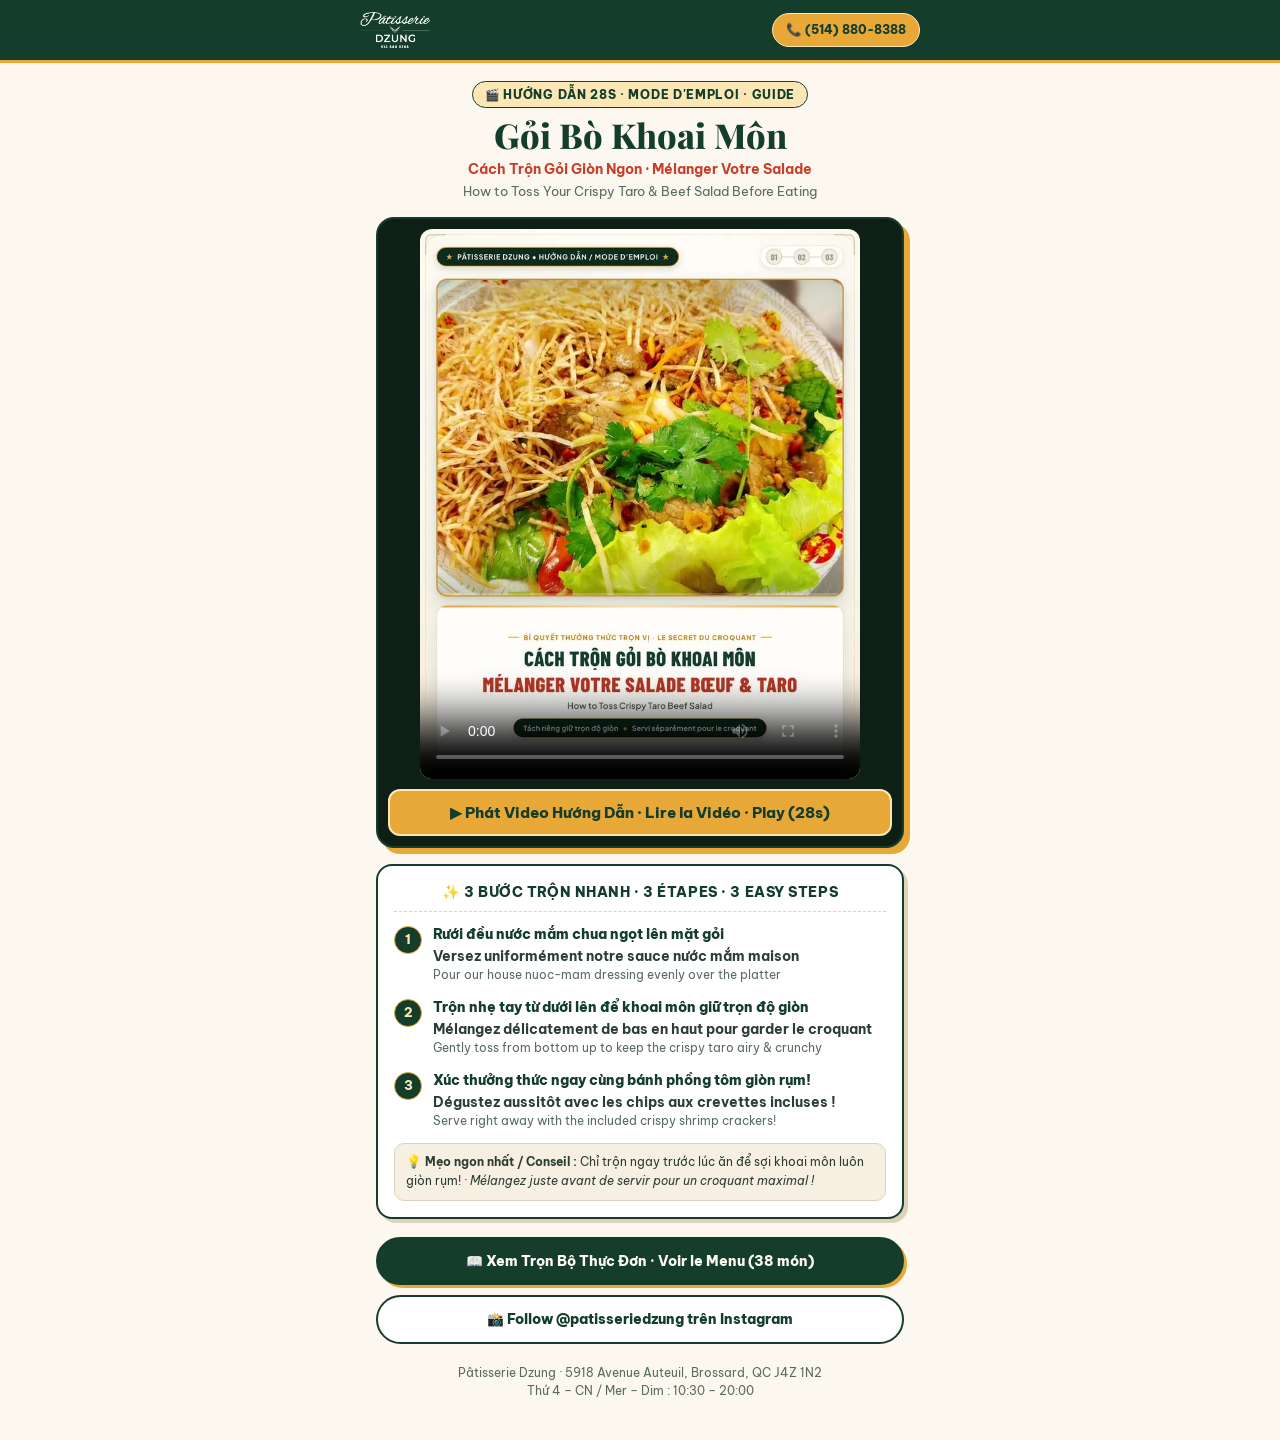
<file: goi-bo/index.html>
<!DOCTYPE html>
<html lang="fr">
<head>
  <meta charset="UTF-8" />
  <meta name="viewport" content="width=device-width, initial-scale=1.0, viewport-fit=cover" />
  <title>Gỏi Bò Khoai Môn — Video Hướng Dẫn Trộn Gỏi · Mode d'Emploi | Pâtisserie Dzung</title>
  <meta name="theme-color" content="#143D2B" />
  <meta name="description" content="Hướng dẫn 3 bước trộn Gỏi Bò Khoai Môn giữ trọn độ giòn (28s) · Guide vidéo en 3 étapes pour mélanger votre salade de bœuf et taro croustillant — Pâtisserie Dzung, Brossard." />
  <meta property="og:title" content="Gỏi Bò Khoai Môn — Hướng Dẫn Trộn Gỏi · Mode d'Emploi | Pâtisserie Dzung" />
  <meta property="og:description" content="Xem video 28s (Việt · Pháp · Anh) hướng dẫn 3 bước trộn Gỏi Bò Khoai Môn giòn rụm trước khi thưởng thức!" />
  <meta property="og:image" content="https://www.patisseriedzung.ca/assets/images/goi-bo-khoai-mon-huong-dan-poster.jpg" />
  <meta property="og:url" content="https://www.patisseriedzung.ca/goi-bo" />
  <link rel="preconnect" href="https://fonts.googleapis.com" />
  <link rel="preconnect" href="https://fonts.gstatic.com" crossorigin />
  <link href="https://fonts.googleapis.com/css2?family=Be+Vietnam+Pro:wght@500;600;700;800&family=Playfair+Display:ital,wght@0,700;0,800;1,700&display=swap" rel="stylesheet" />

  <!-- Google Analytics 4 (GA4) + Consent Mode v2 (Québec Law 25) -->
  <script>
    window.dataLayer = window.dataLayer || [];
    function gtag(){dataLayer.push(arguments);}
    var dzConsent = null;
    try { dzConsent = window.localStorage.getItem('dzung_consent_v1'); } catch (_) {}
    gtag('consent', 'default', {
      analytics_storage: dzConsent === 'granted' ? 'granted' : 'denied',
      ad_storage: 'denied',
      ad_user_data: 'denied',
      ad_personalization: 'denied',
      wait_for_update: 500
    });
    var ga = document.createElement('script');
    ga.async = true;
    ga.src = 'https://www.googletagmanager.com/gtag/js?id=G-W9FL83TS52';
    document.head.appendChild(ga);
    gtag('js', new Date());
    gtag('config', 'G-W9FL83TS52', { send_page_view: true });

    if (dzConsent === 'granted') {
      (function(c,l,a,r,i,t,y){
        c[a]=c[a]||function(){(c[a].q=c[a].q||[]).push(arguments)};
        t=l.createElement(r);t.async=1;t.src="https://www.clarity.ms/tag/"+i;
        y=l.getElementsByTagName(r)[0];y.parentNode.insertBefore(t,y);
      })(window, document, "clarity", "script", "zibylbhr9v");
    }
  </script>
  <style>
    :root {
      --bg-paper: #FCF8F0;
      --bg-cream: #F6EFE2;
      --ink-pandan: #143D2B;
      --ink-body: #2C3E34;
      --text-muted: #5A6B60;
      --gold-crust: #E8A838;
      --gold-soft: #FBE7B5;
      --red-chili: #C83E2B;
      --line-warm: #DFD2BC;
    }

    * { box-sizing: border-box; margin: 0; padding: 0; }

    body {
      min-height: 100dvh;
      background: var(--bg-paper);
      color: var(--ink-body);
      font-family: 'Be Vietnam Pro', -apple-system, BlinkMacSystemFont, sans-serif;
      line-height: 1.5;
      -webkit-font-smoothing: antialiased;
    }

    .top-bar {
      background: var(--ink-pandan);
      border-bottom: 3px solid var(--gold-crust);
      padding: 12px 16px;
      position: sticky;
      top: 0;
      z-index: 20;
    }

    .top-bar-inner {
      max-width: 560px;
      margin: 0 auto;
      display: flex;
      align-items: center;
      justify-content: space-between;
      gap: 12px;
    }

    .brand-link {
      display: inline-flex;
      align-items: center;
      gap: 10px;
      text-decoration: none;
    }

    .brand-logo {
      height: 36px;
      width: auto;
      display: block;
    }

    .top-call-btn {
      display: inline-flex;
      align-items: center;
      gap: 6px;
      padding: 7px 13px;
      border-radius: 999px;
      background: var(--gold-crust);
      color: var(--ink-pandan);
      font-size: 0.78rem;
      font-weight: 800;
      text-decoration: none;
      white-space: nowrap;
      border: 1.5px solid var(--gold-soft);
    }

    .page-wrap {
      max-width: 560px;
      margin: 0 auto;
      padding: 18px 16px 40px;
    }

    .hero-head {
      text-align: center;
      margin-bottom: 16px;
    }

    .kicker-pill {
      display: inline-block;
      padding: 4px 12px;
      border-radius: 999px;
      background: var(--gold-soft);
      border: 1.5px solid var(--ink-pandan);
      color: var(--ink-pandan);
      font-size: 0.72rem;
      font-weight: 800;
      letter-spacing: 0.06em;
      text-transform: uppercase;
      margin-bottom: 8px;
    }

    .dish-title {
      font-family: 'Playfair Display', Georgia, serif;
      font-size: clamp(1.65rem, 6vw, 2.15rem);
      font-weight: 800;
      color: var(--ink-pandan);
      line-height: 1.12;
      margin-bottom: 4px;
    }

    .dish-sub {
      font-size: 0.88rem;
      font-weight: 700;
      color: var(--red-chili);
    }

    .dish-sub-en {
      font-size: 0.8rem;
      color: var(--text-muted);
      margin-top: 2px;
    }

    .video-card {
      background: #0E1F16;
      border: 2.5px solid var(--ink-pandan);
      border-radius: 18px;
      padding: 10px;
      box-shadow: 6px 6px 0 var(--gold-crust);
      margin-bottom: 16px;
    }

    .tutorial-video {
      display: block;
      width: 100%;
      max-width: 440px;
      height: auto;
      aspect-ratio: 4 / 5;
      margin: 0 auto;
      border-radius: 12px;
      background: #07120C;
    }

    .play-cta-btn {
      display: flex;
      align-items: center;
      justify-content: center;
      gap: 8px;
      width: 100%;
      margin-top: 10px;
      padding: 12px 16px;
      border-radius: 12px;
      border: 2px solid var(--gold-soft);
      background: var(--gold-crust);
      color: var(--ink-pandan);
      font-family: inherit;
      font-size: 0.92rem;
      font-weight: 800;
      cursor: pointer;
      transition: transform 0.12s ease, background-color 0.15s ease;
    }

    .play-cta-btn:active {
      transform: scale(0.985);
    }

    .steps-card {
      background: #FFFFFF;
      border: 2px solid var(--ink-pandan);
      border-radius: 16px;
      padding: 16px;
      box-shadow: 4px 4px 0 var(--line-warm);
      margin-bottom: 18px;
    }

    .steps-heading {
      font-size: 0.88rem;
      font-weight: 800;
      color: var(--ink-pandan);
      text-transform: uppercase;
      letter-spacing: 0.04em;
      margin-bottom: 12px;
      padding-bottom: 8px;
      border-bottom: 1.5px dashed var(--line-warm);
      text-align: center;
    }

    .step-list {
      list-style: none;
      display: flex;
      flex-direction: column;
      gap: 12px;
    }

    .step-item {
      display: flex;
      align-items: flex-start;
      gap: 11px;
    }

    .step-num {
      flex-shrink: 0;
      width: 28px;
      height: 28px;
      border-radius: 50%;
      background: var(--ink-pandan);
      color: var(--gold-soft);
      border: 1.5px solid var(--gold-crust);
      font-size: 0.82rem;
      font-weight: 800;
      display: grid;
      place-items: center;
      margin-top: 2px;
    }

    .step-copy {
      flex: 1;
      min-width: 0;
    }

    .step-vi {
      font-size: 0.9rem;
      font-weight: 800;
      color: var(--ink-pandan);
    }

    .step-fr {
      font-size: 0.86rem;
      font-weight: 700;
      color: var(--ink-body);
    }

    .step-en {
      font-size: 0.78rem;
      color: var(--text-muted);
    }

    .tip-note {
      margin-top: 12px;
      padding: 9px 11px;
      border-radius: 10px;
      background: var(--bg-cream);
      border: 1px solid var(--line-warm);
      font-size: 0.78rem;
      color: var(--ink-body);
    }

    .actions-stack {
      display: flex;
      flex-direction: column;
      gap: 10px;
    }

    .action-btn {
      display: flex;
      align-items: center;
      justify-content: center;
      gap: 8px;
      width: 100%;
      padding: 12px 16px;
      border-radius: 999px;
      border: 2px solid var(--ink-pandan);
      font-size: 0.86rem;
      font-weight: 800;
      text-decoration: none;
      text-align: center;
    }

    .action-btn.is-primary {
      background: var(--ink-pandan);
      color: var(--bg-paper);
      box-shadow: 3px 3px 0 var(--gold-crust);
    }

    .action-btn.is-outline {
      background: #FFFFFF;
      color: var(--ink-pandan);
    }

    .footer-meta {
      margin-top: 20px;
      text-align: center;
      font-size: 0.76rem;
      color: var(--text-muted);
    }
  </style>
</head>
<body>
  <header class="top-bar">
    <div class="top-bar-inner">
      <a class="brand-link" href="/" aria-label="Pâtisserie Dzung Accueil">
        <img class="brand-logo" src="/assets/images/logo.png" alt="Pâtisserie Dzung" width="120" height="64" />
      </a>
      <a class="top-call-btn" href="tel:+15148808388">📞 (514) 880-8388</a>
    </div>
  </header>

  <main class="page-wrap">
    <section class="hero-head">
      <span class="kicker-pill">🎬 Hướng Dẫn 28s · Mode d'Emploi · Guide</span>
      <h1 class="dish-title">Gỏi Bò Khoai Môn</h1>
      <p class="dish-sub">Cách Trộn Gỏi Giòn Ngon · Mélanger Votre Salade</p>
      <p class="dish-sub-en">How to Toss Your Crispy Taro &amp; Beef Salad Before Eating</p>
    </section>

    <section class="video-card" aria-label="Video hướng dẫn trộn Gỏi Bò Khoai Môn">
      <video
        id="guide-video"
        class="tutorial-video"
        controls
        playsinline
        preload="metadata"
        width="720"
        height="900"
        poster="/assets/images/goi-bo-khoai-mon-huong-dan-poster.jpg"
      >
        <source src="/assets/videos/goi-bo-khoai-mon-huong-dan.mp4" type="video/mp4" />
      </video>
      <button type="button" class="play-cta-btn" id="guide-play-btn">
        ▶ Phát Video Hướng Dẫn · Lire la Vidéo · Play (28s)
      </button>
    </section>

    <section class="steps-card" aria-labelledby="steps-title">
      <h2 class="steps-heading" id="steps-title">✨ 3 Bước Trộn Nhanh · 3 Étapes · 3 Easy Steps</h2>
      <ol class="step-list">
        <li class="step-item">
          <span class="step-num">1</span>
          <div class="step-copy">
            <div class="step-vi">Rưới đều nước mắm chua ngọt lên mặt gỏi</div>
            <div class="step-fr">Versez uniformément notre sauce nước mắm maison</div>
            <div class="step-en">Pour our house nuoc-mam dressing evenly over the platter</div>
          </div>
        </li>
        <li class="step-item">
          <span class="step-num">2</span>
          <div class="step-copy">
            <div class="step-vi">Trộn nhẹ tay từ dưới lên để khoai môn giữ trọn độ giòn</div>
            <div class="step-fr">Mélangez délicatement de bas en haut pour garder le croquant</div>
            <div class="step-en">Gently toss from bottom up to keep the crispy taro airy &amp; crunchy</div>
          </div>
        </li>
        <li class="step-item">
          <span class="step-num">3</span>
          <div class="step-copy">
            <div class="step-vi">Xúc thưởng thức ngay cùng bánh phồng tôm giòn rụm!</div>
            <div class="step-fr">Dégustez aussitôt avec les chips aux crevettes incluses !</div>
            <div class="step-en">Serve right away with the included crispy shrimp crackers!</div>
          </div>
        </li>
      </ol>
      <p class="tip-note">
        💡 <strong>Mẹo ngon nhất / Conseil :</strong> Chỉ trộn ngay trước lúc ăn để sợi khoai môn luôn giòn rụm! · <em>Mélangez juste avant de servir pour un croquant maximal !</em>
      </p>
    </section>

    <div class="actions-stack">
      <a class="action-btn is-primary" href="/#menu">📖 Xem Trọn Bộ Thực Đơn · Voir le Menu (38 món)</a>
      <a class="action-btn is-outline" href="https://www.instagram.com/patisseriedzung/" target="_blank" rel="noopener noreferrer">📸 Follow @patisseriedzung trên Instagram</a>
    </div>

    <footer class="footer-meta">
      Pâtisserie Dzung · 5918 Avenue Auteuil, Brossard, QC J4Z 1N2<br />
      Thứ 4 – CN / Mer – Dim : 10:30 – 20:00
    </footer>
  </main>

  <script>
    (function () {
      var video = document.getElementById('guide-video');
      var btn = document.getElementById('guide-play-btn');
      if (!video || !btn) return;

      function syncBtn() {
        var playing = !video.paused && !video.ended;
        btn.textContent = playing
          ? '⏸ Tạm Dừng · Pause'
          : '▶ Phát Video Hướng Dẫn · Lire la Vidéo · Play (28s)';
      }

      btn.addEventListener('click', function () {
        if (video.paused || video.ended) {
          video.muted = false;
          video.play().catch(function () {});
        } else {
          video.pause();
        }
      });

      var hasTrackedPlay = false;
      var hasTrackedComplete = false;
      function sendQrEvent(name, params) {
        if (typeof window.gtag === 'function') {
          window.gtag('event', name, Object.assign({ page_source: 'goi_bo_qr' }, params || {}));
        }
      }

      if (typeof window.clarity === 'function') {
        window.clarity('set', 'page_source', 'goi_bo_qr');
      }
      sendQrEvent('qr_guide_view', { dish: 'goi-bo-khoai-mon' });

      video.addEventListener('play', function () {
        syncBtn();
        if (!hasTrackedPlay) {
          hasTrackedPlay = true;
          sendQrEvent('tutorial_video_play', { dish: 'goi-bo-khoai-mon' });
        }
      });
      video.addEventListener('pause', syncBtn);
      video.addEventListener('ended', function () {
        syncBtn();
        if (!hasTrackedComplete) {
          hasTrackedComplete = true;
          sendQrEvent('tutorial_video_complete', { dish: 'goi-bo-khoai-mon' });
        }
      });

      var callBtn = document.querySelector('.top-call-btn');
      if (callBtn) {
        callBtn.addEventListener('click', function () {
          sendQrEvent('call_click', { source: 'goi_bo_qr' });
        });
      }
      var menuLink = document.querySelector('a[href="/#menu"]');
      if (menuLink) {
        menuLink.addEventListener('click', function () {
          sendQrEvent('qr_to_menu_click', { dish: 'goi-bo-khoai-mon' });
        });
      }
      var igLink = document.querySelector('a[href*="instagram.com"]');
      if (igLink) {
        igLink.addEventListener('click', function () {
          sendQrEvent('instagram_perk_click', { source: 'goi_bo_qr' });
        });
      }
    })();
  </script>
</body>
</html>
</file>
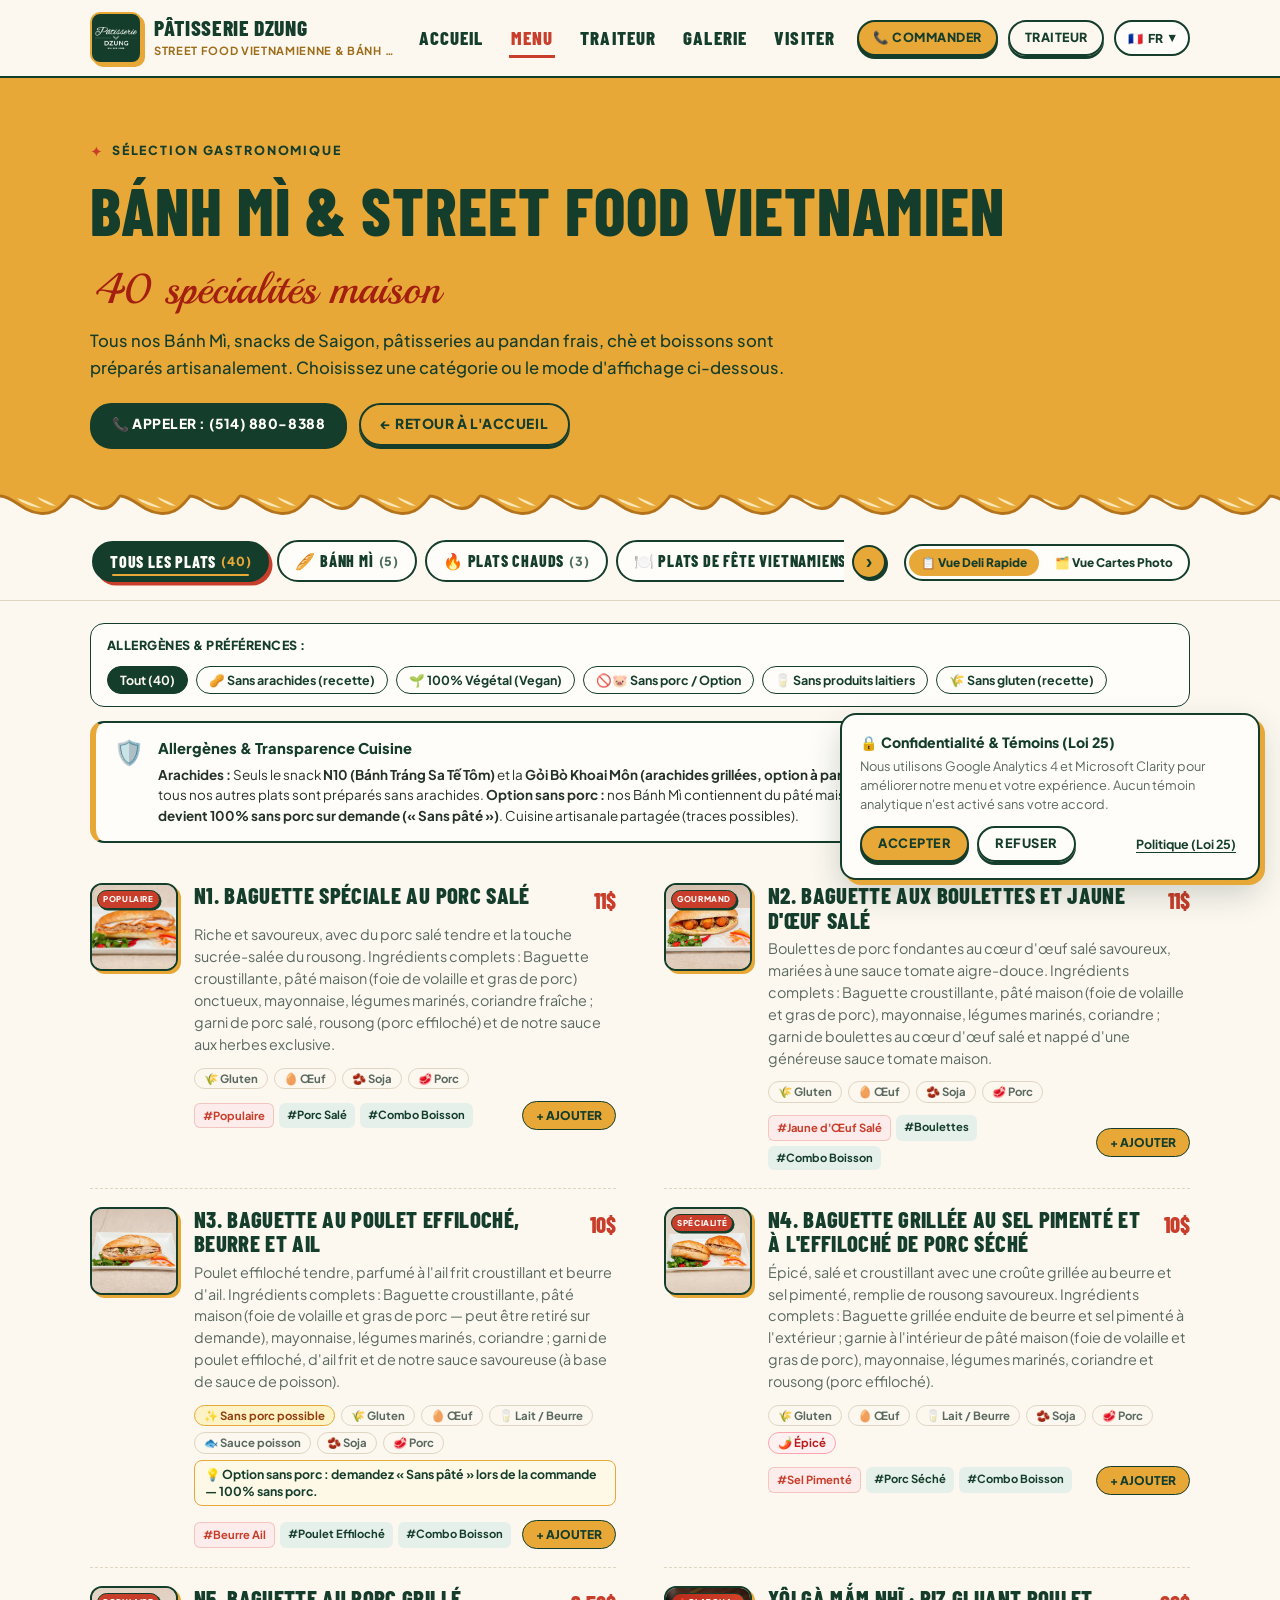
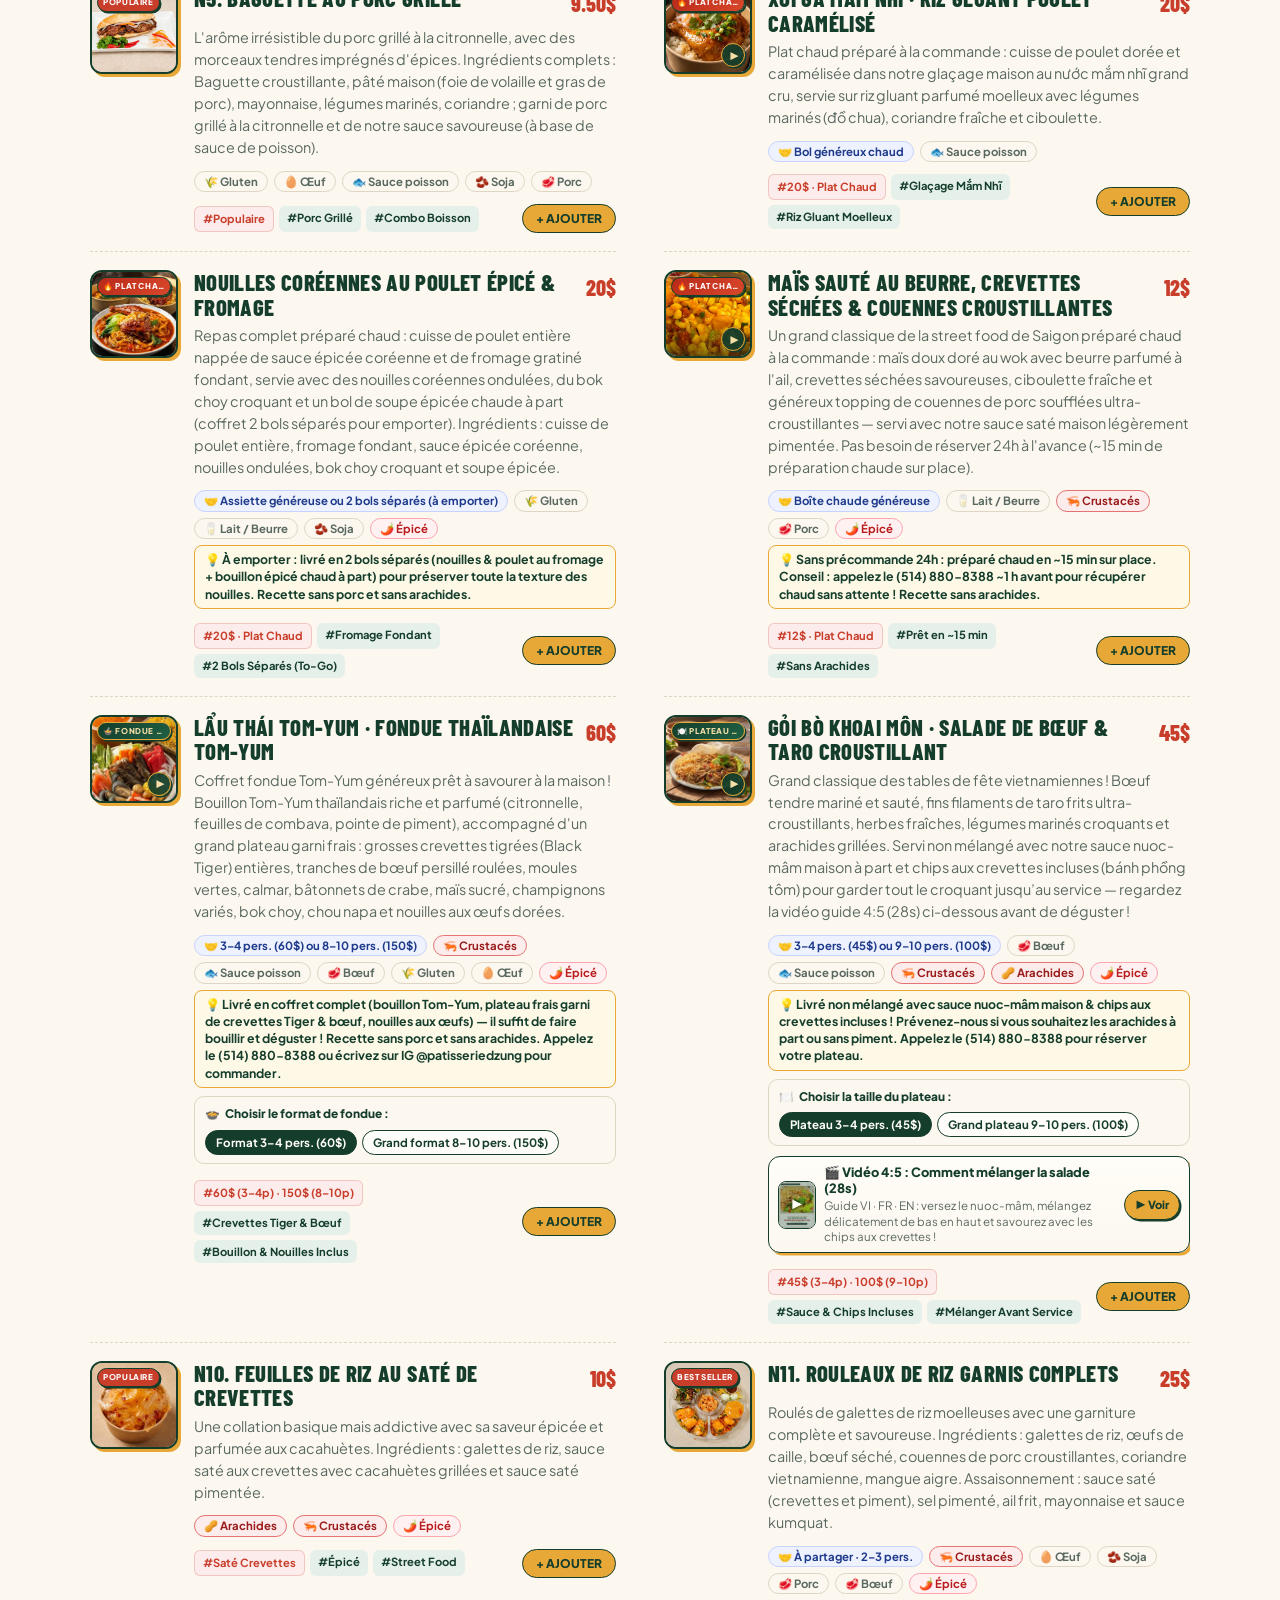
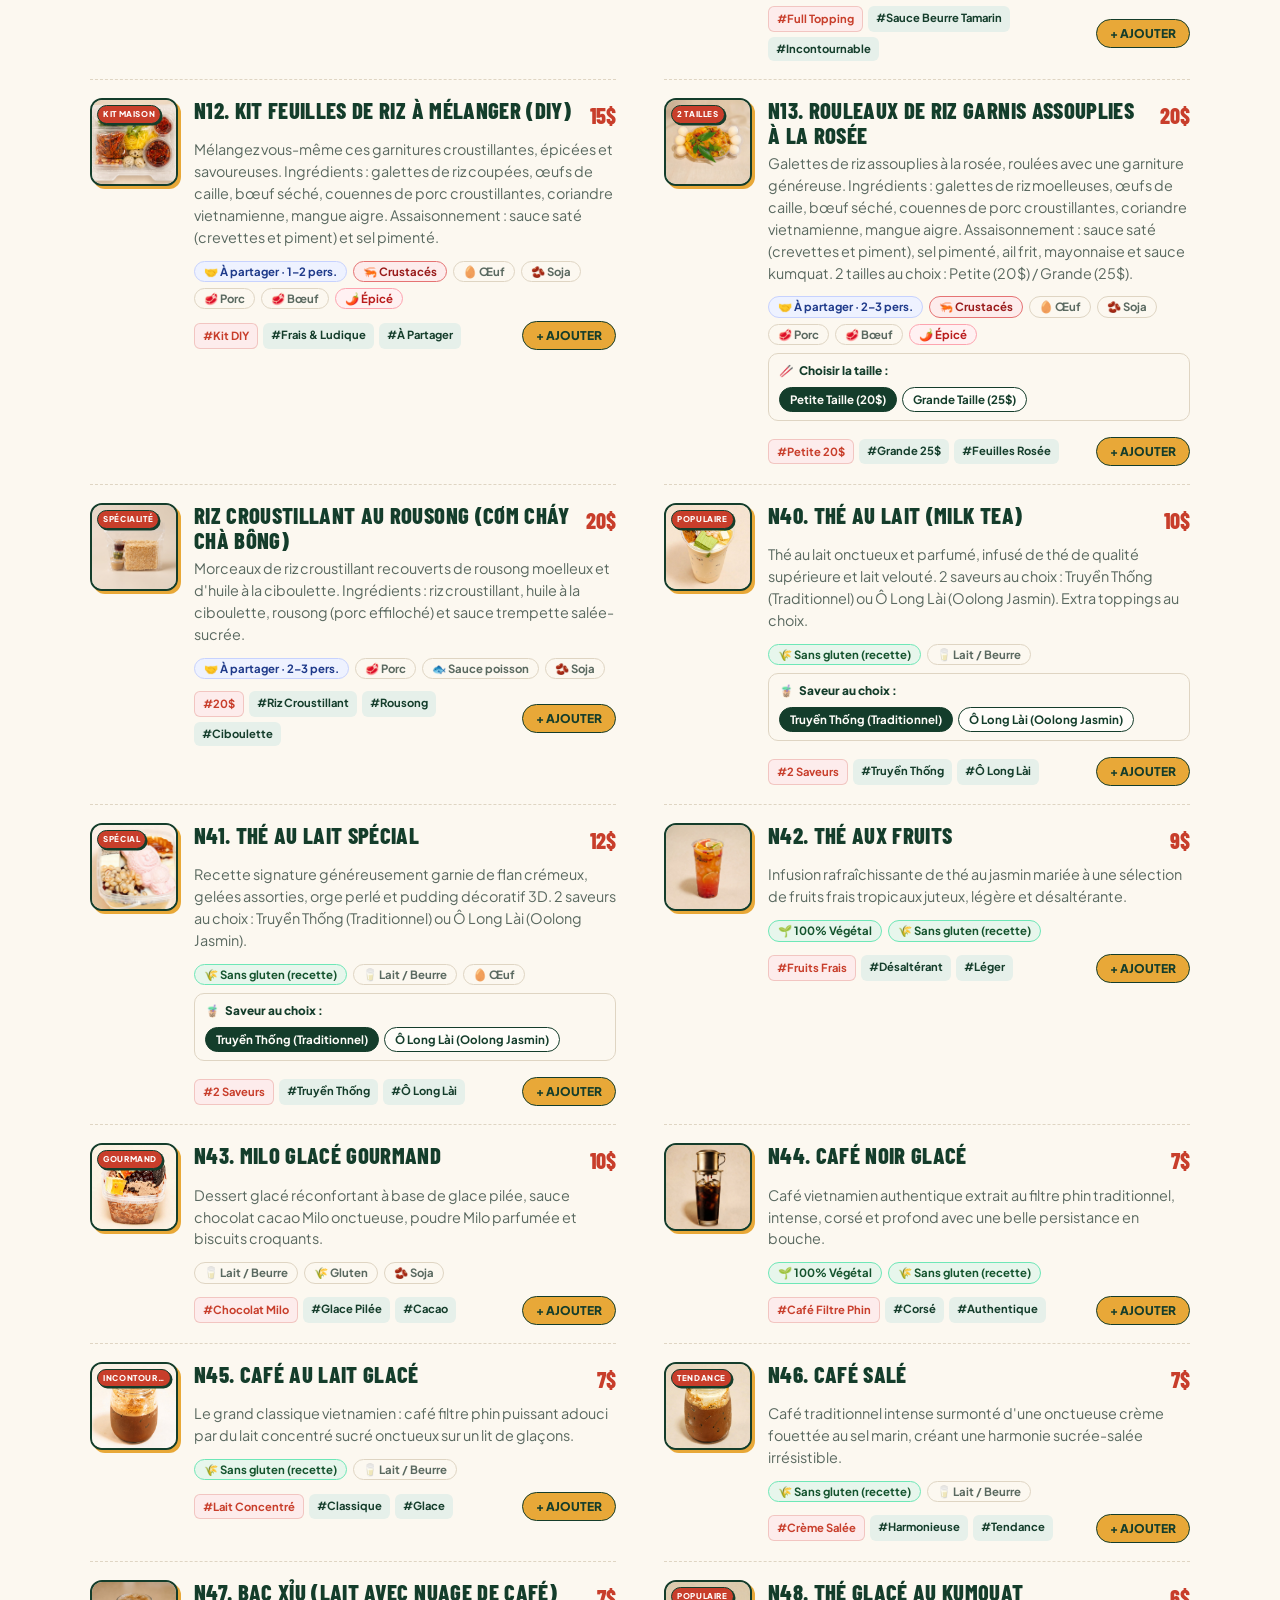
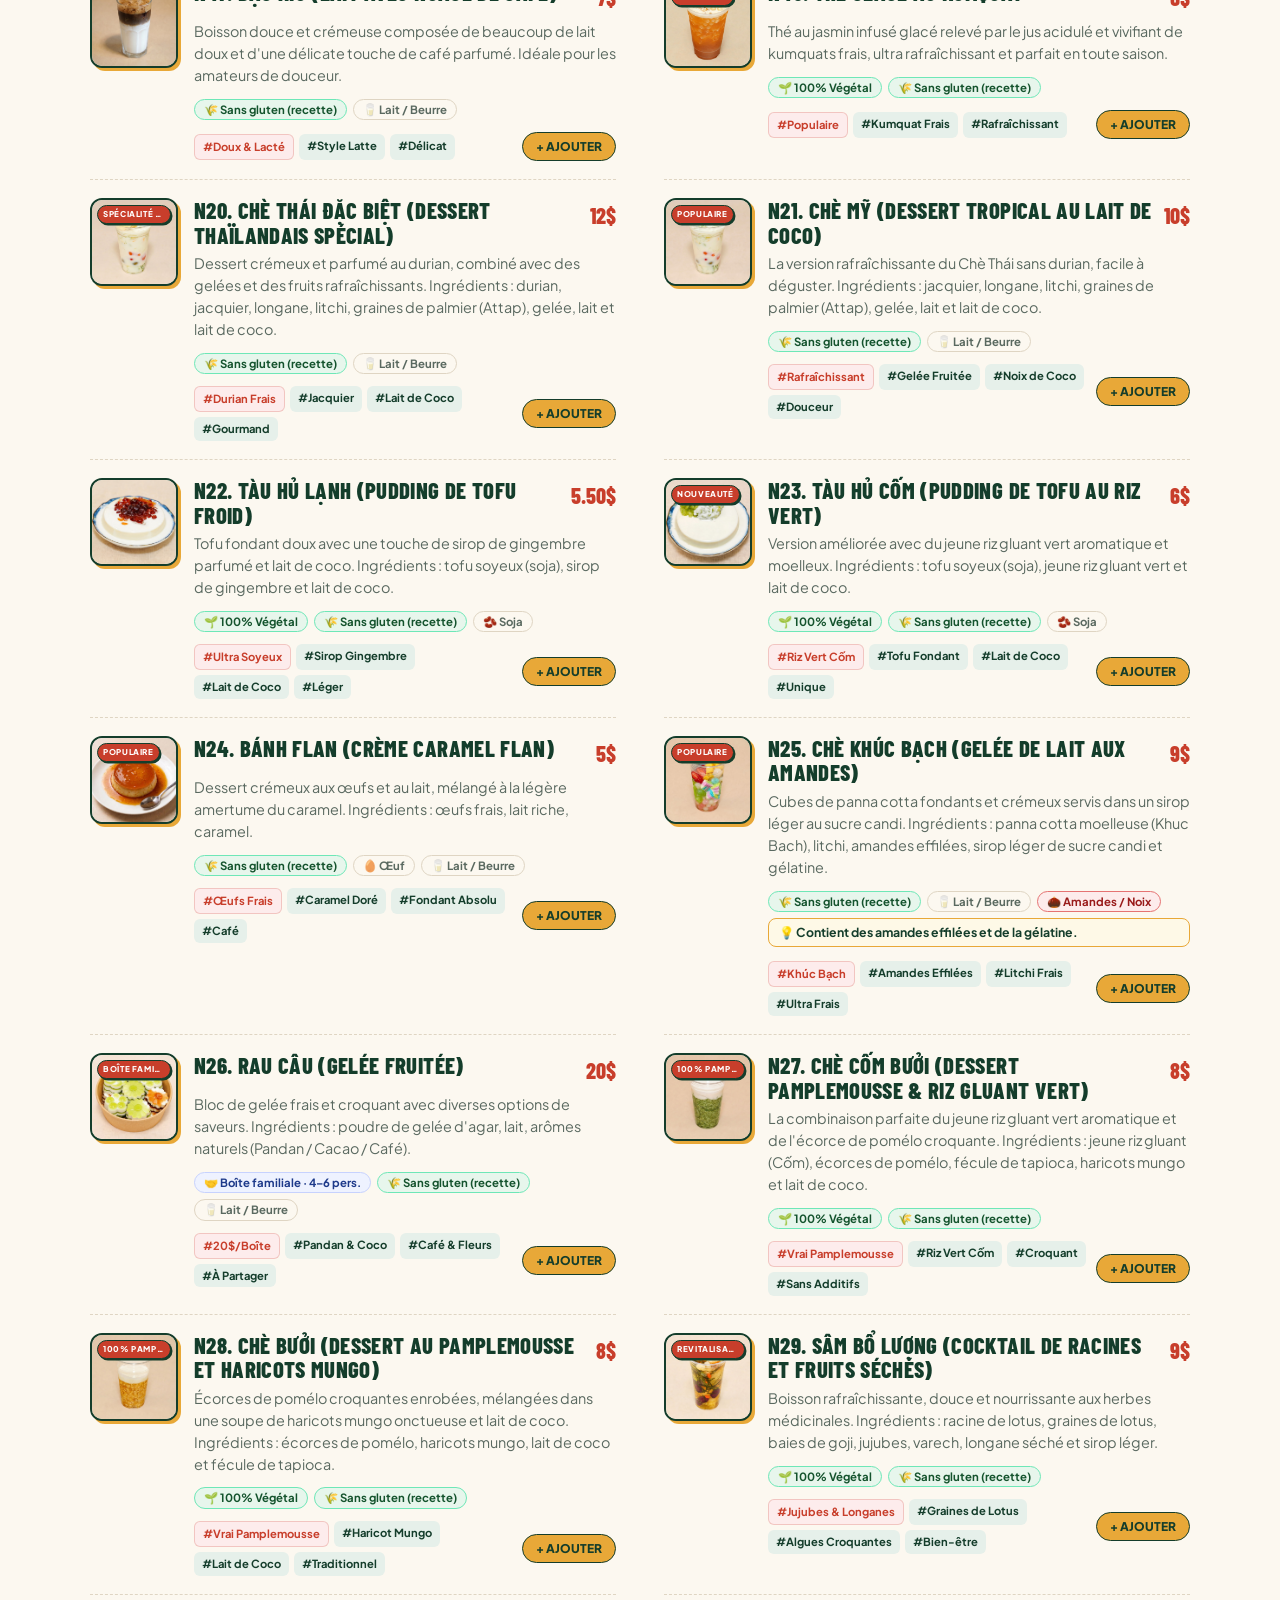
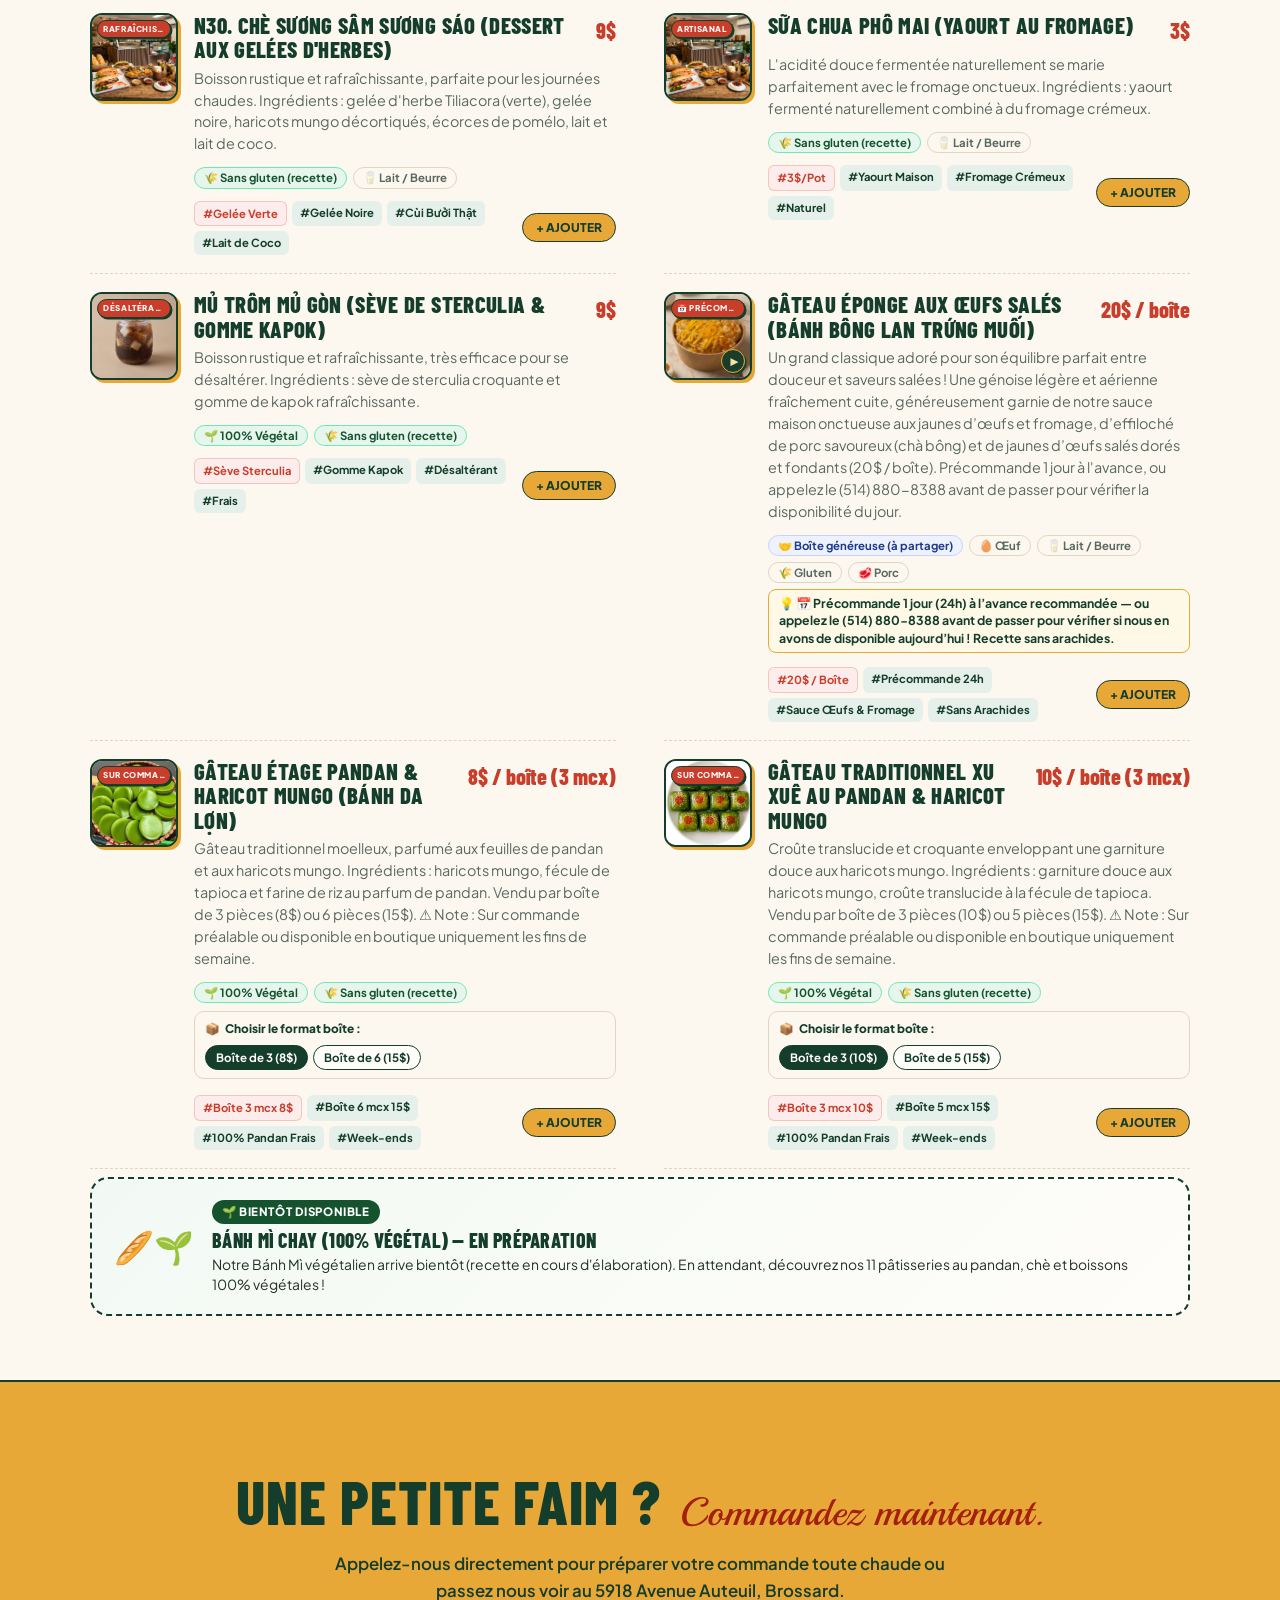
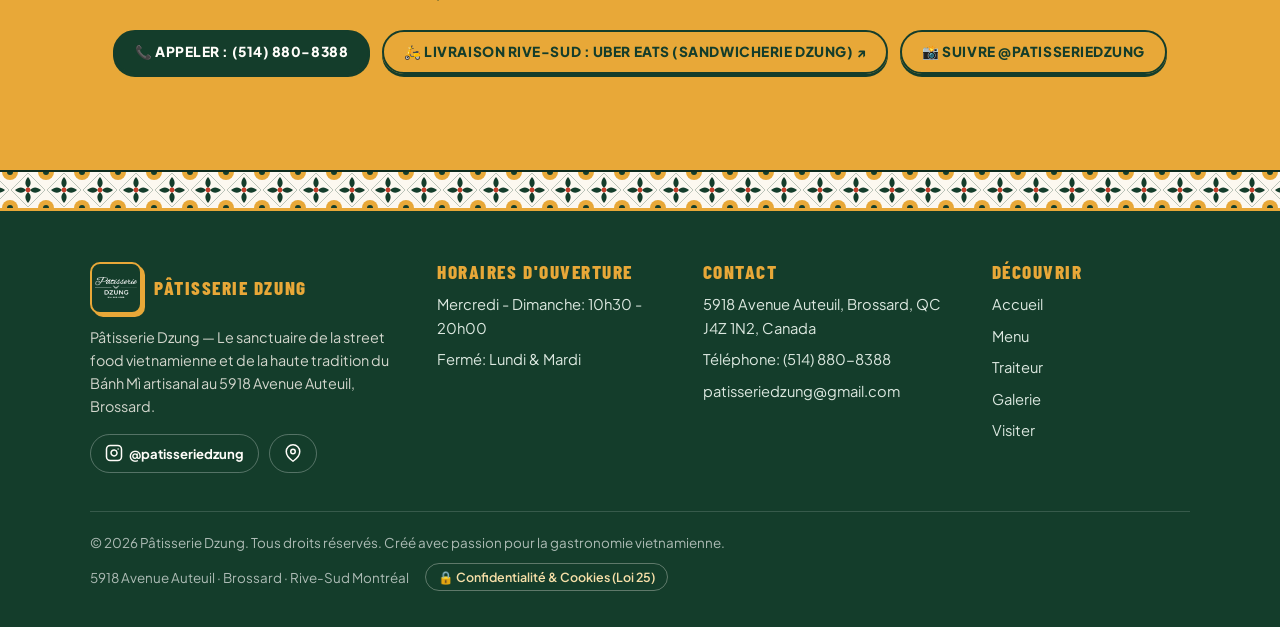
<file: menu/index.html>
<!DOCTYPE html>
<html lang="vi">
<head>
  <meta charset="UTF-8">
  <meta name="viewport" content="width=device-width, initial-scale=1.0">
  <meta http-equiv="refresh" content="0; url=../index.html#menu">
  <meta name="robots" content="noindex, follow">
  <link rel="canonical" href="https://www.patisseriedzung.ca/#menu">
  <title>Thực Đơn Menu | Pâtisserie Dzung</title>
  <style>
    body {
      margin: 0;
      padding: 0;
      display: flex;
      align-items: center;
      justify-content: center;
      min-height: 100vh;
      background-color: #FCF8F0;
      color: #143D2B;
      font-family: -apple-system, BlinkMacSystemFont, "Segoe UI", Roboto, sans-serif;
      text-align: center;
    }
    .loader-card {
      padding: 28px 24px;
      border: 2px solid #143D2B;
      border-radius: 16px;
      background: #FFFFFF;
      box-shadow: 4px 4px 0 #E8A838;
      max-width: 320px;
    }
    .spinner {
      width: 36px;
      height: 36px;
      border: 3.5px solid rgba(20, 61, 43, 0.2);
      border-top-color: #143D2B;
      border-radius: 50%;
      animation: spin 0.8s linear infinite;
      margin: 0 auto 16px;
    }
    @keyframes spin {
      to { transform: rotate(360deg); }
    }
    a {
      display: inline-block;
      margin-top: 14px;
      padding: 8px 16px;
      background: #E8A838;
      color: #143D2B;
      text-decoration: none;
      font-weight: bold;
      border-radius: 999px;
      border: 1.5px solid #143D2B;
    }
  </style>
  <script>
    window.location.replace('../index.html#menu');
  </script>
</head>
<body>
  <div class="loader-card">
    <div class="spinner"></div>
    <p style="margin: 0; font-weight: 700;">Đang mở thực đơn Pâtisserie Dzung...</p>
    <a href="/#menu">Bấm vào đây nếu không tự chuyển</a>
  </div>
</body>
</html>
</file>
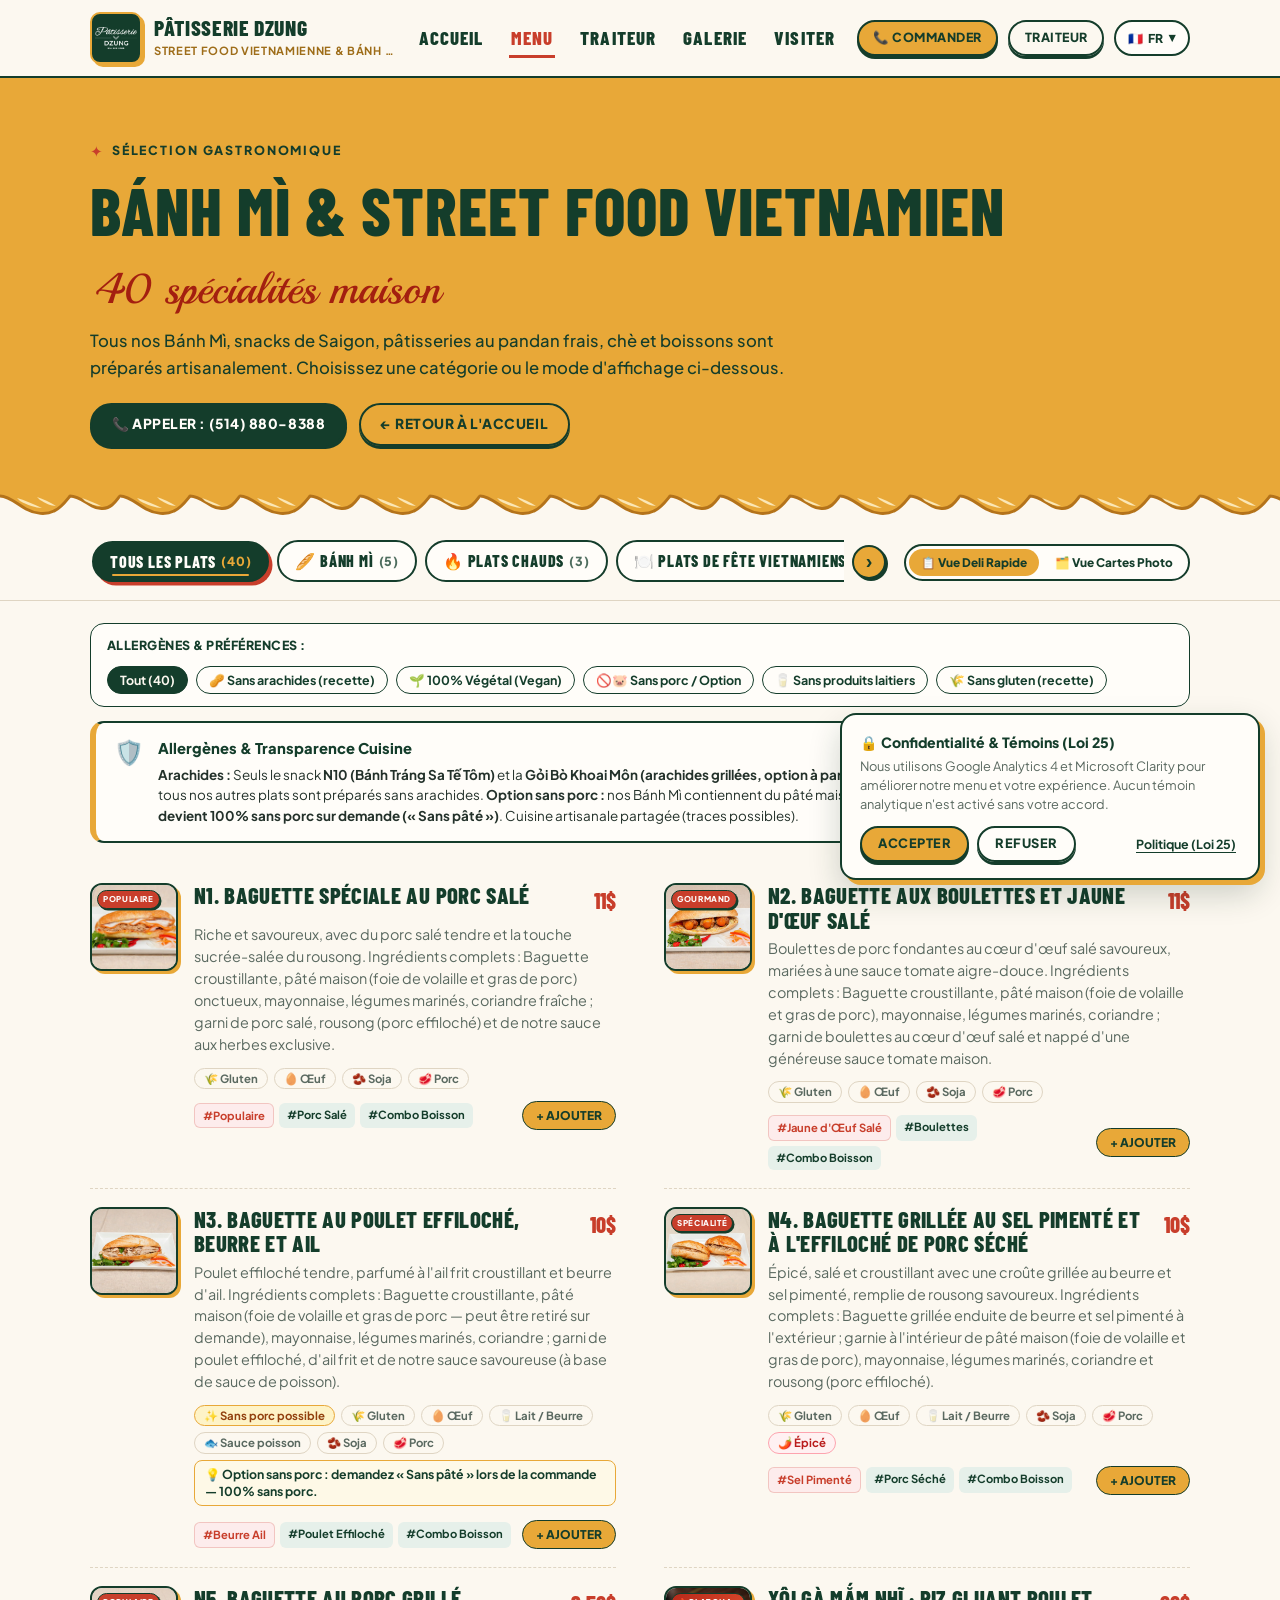
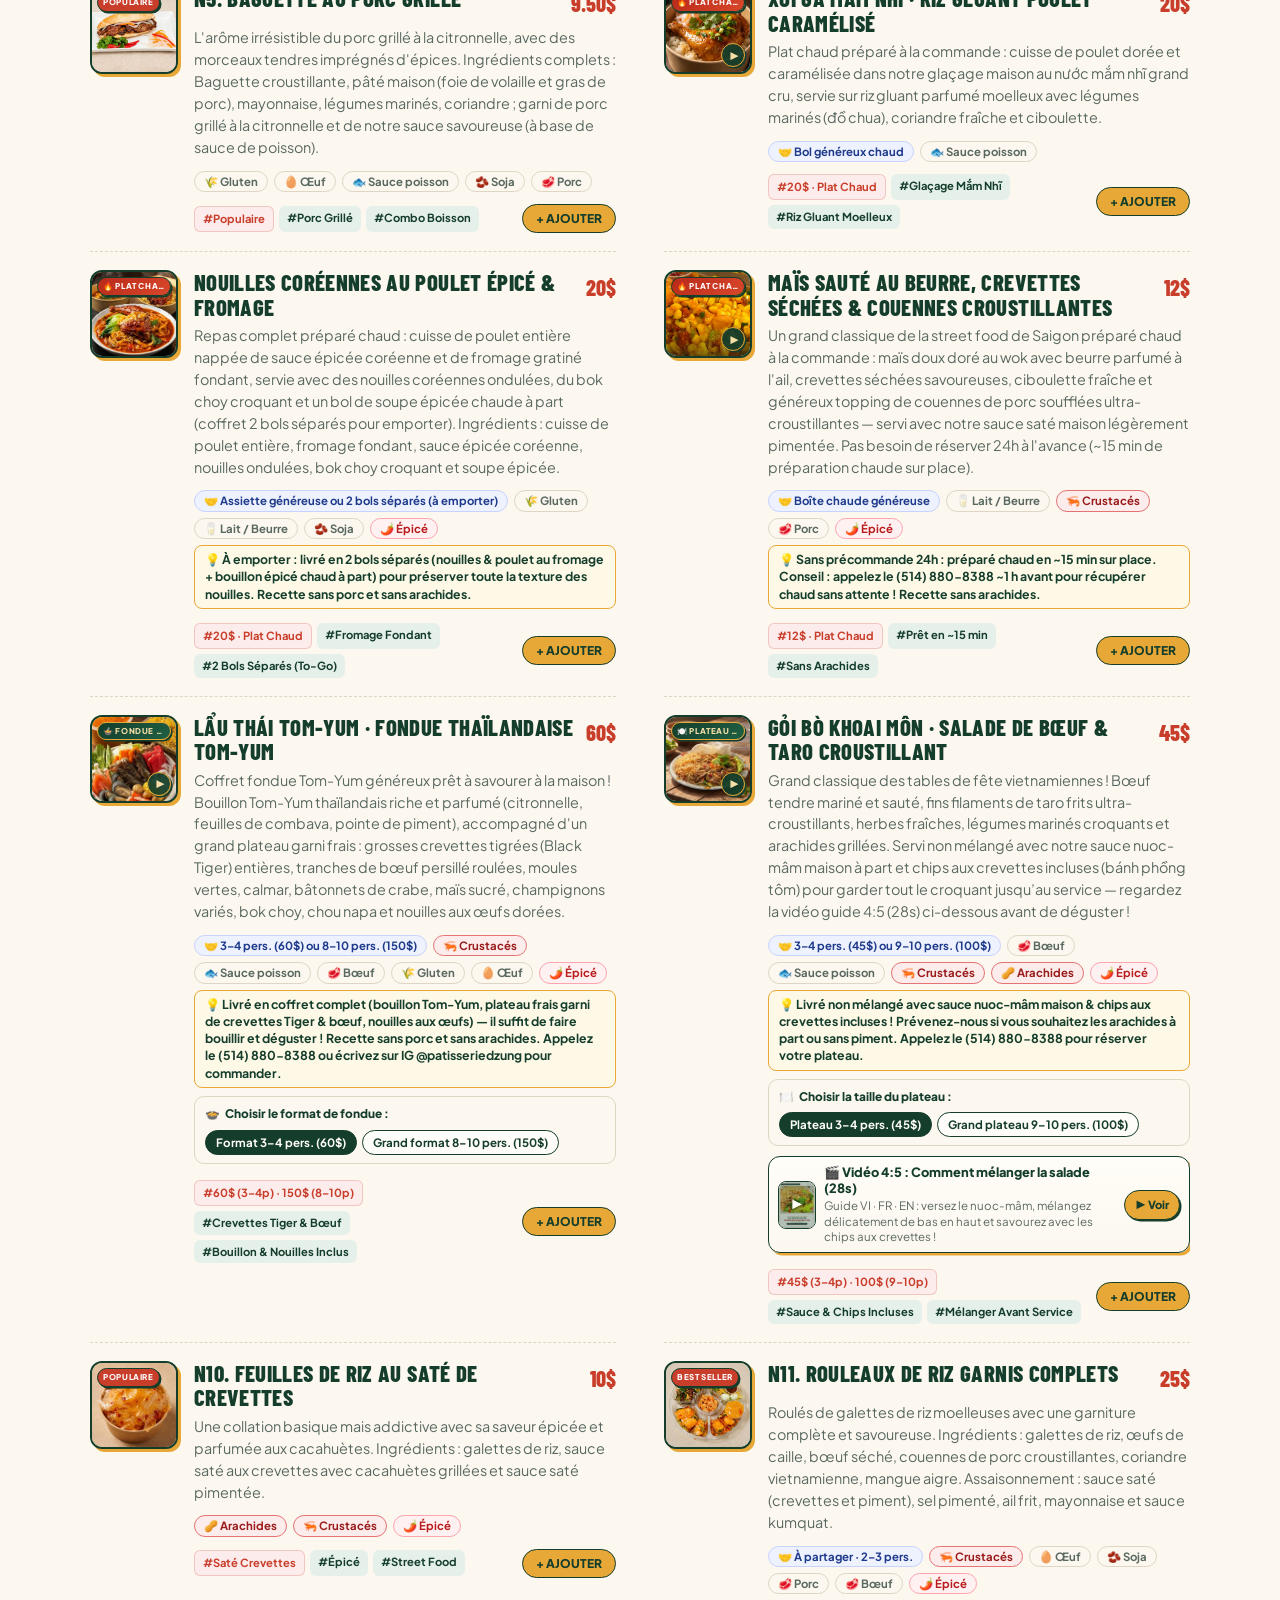
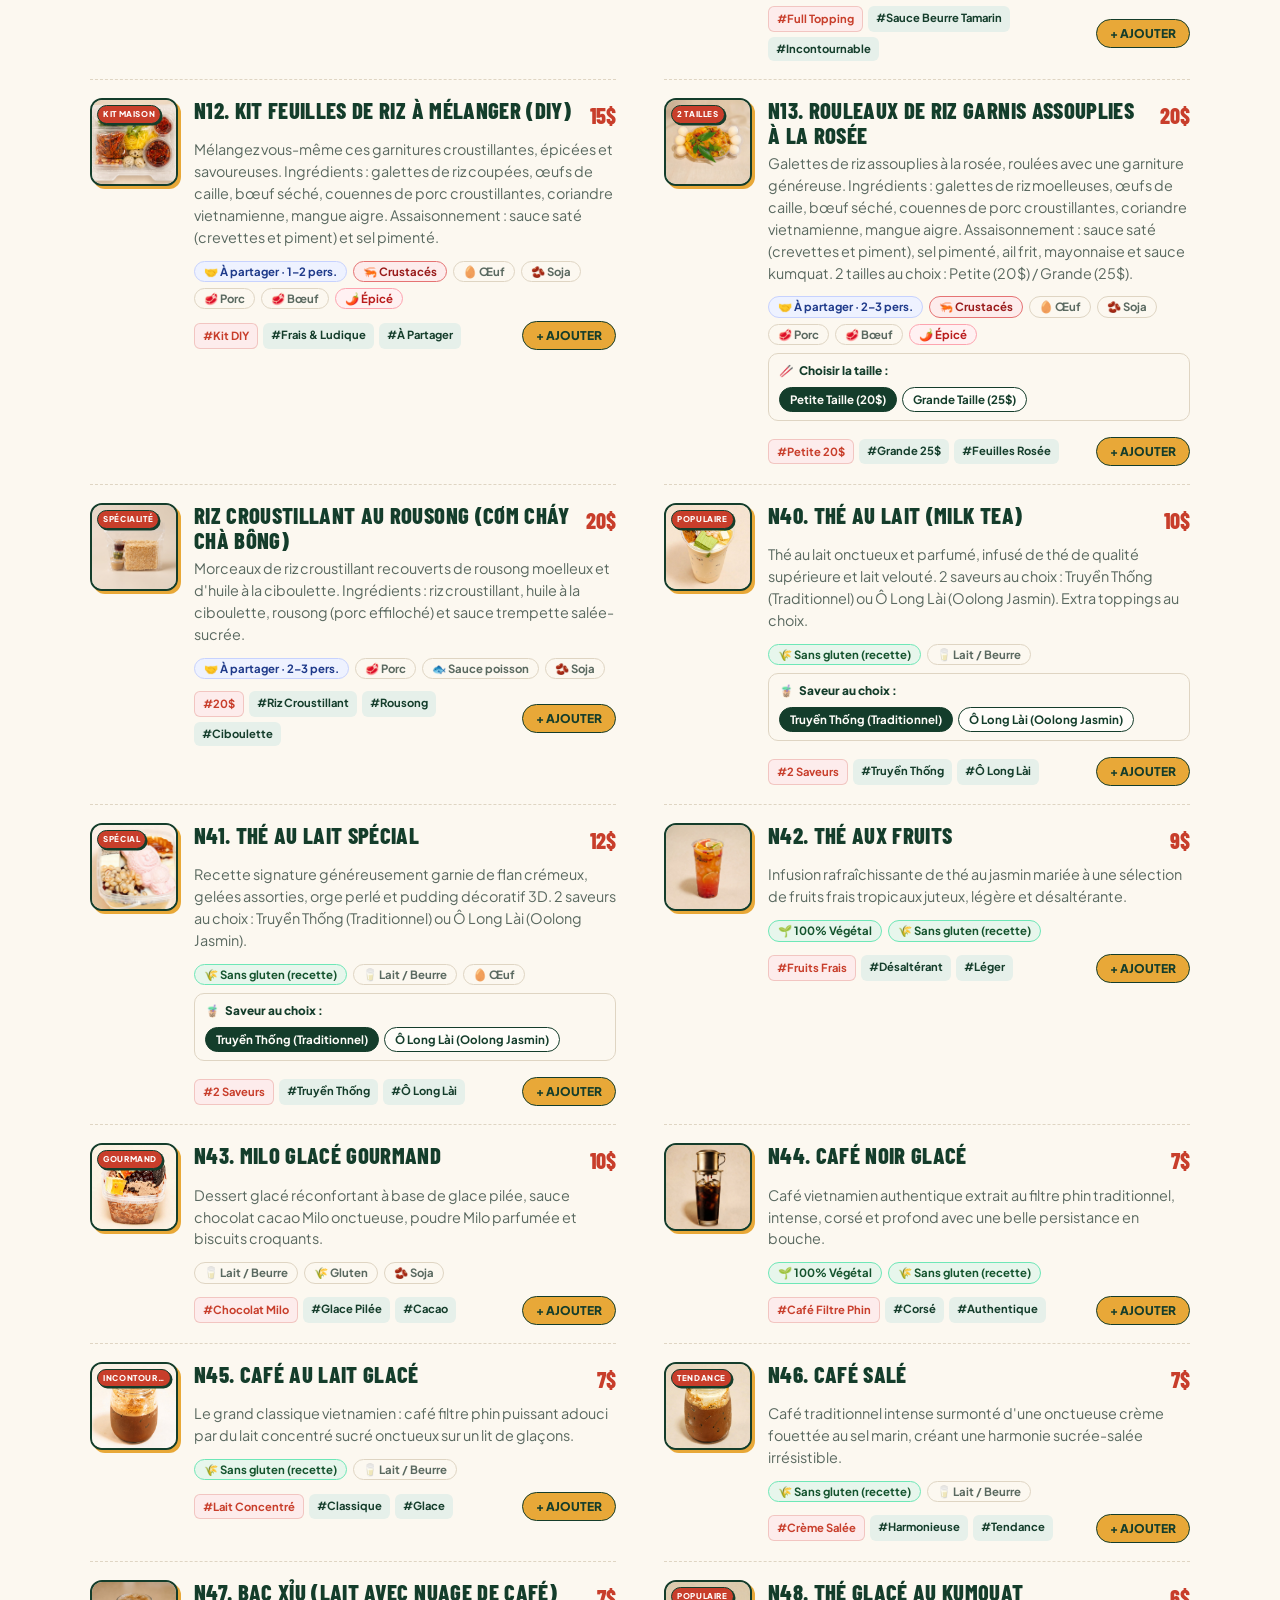
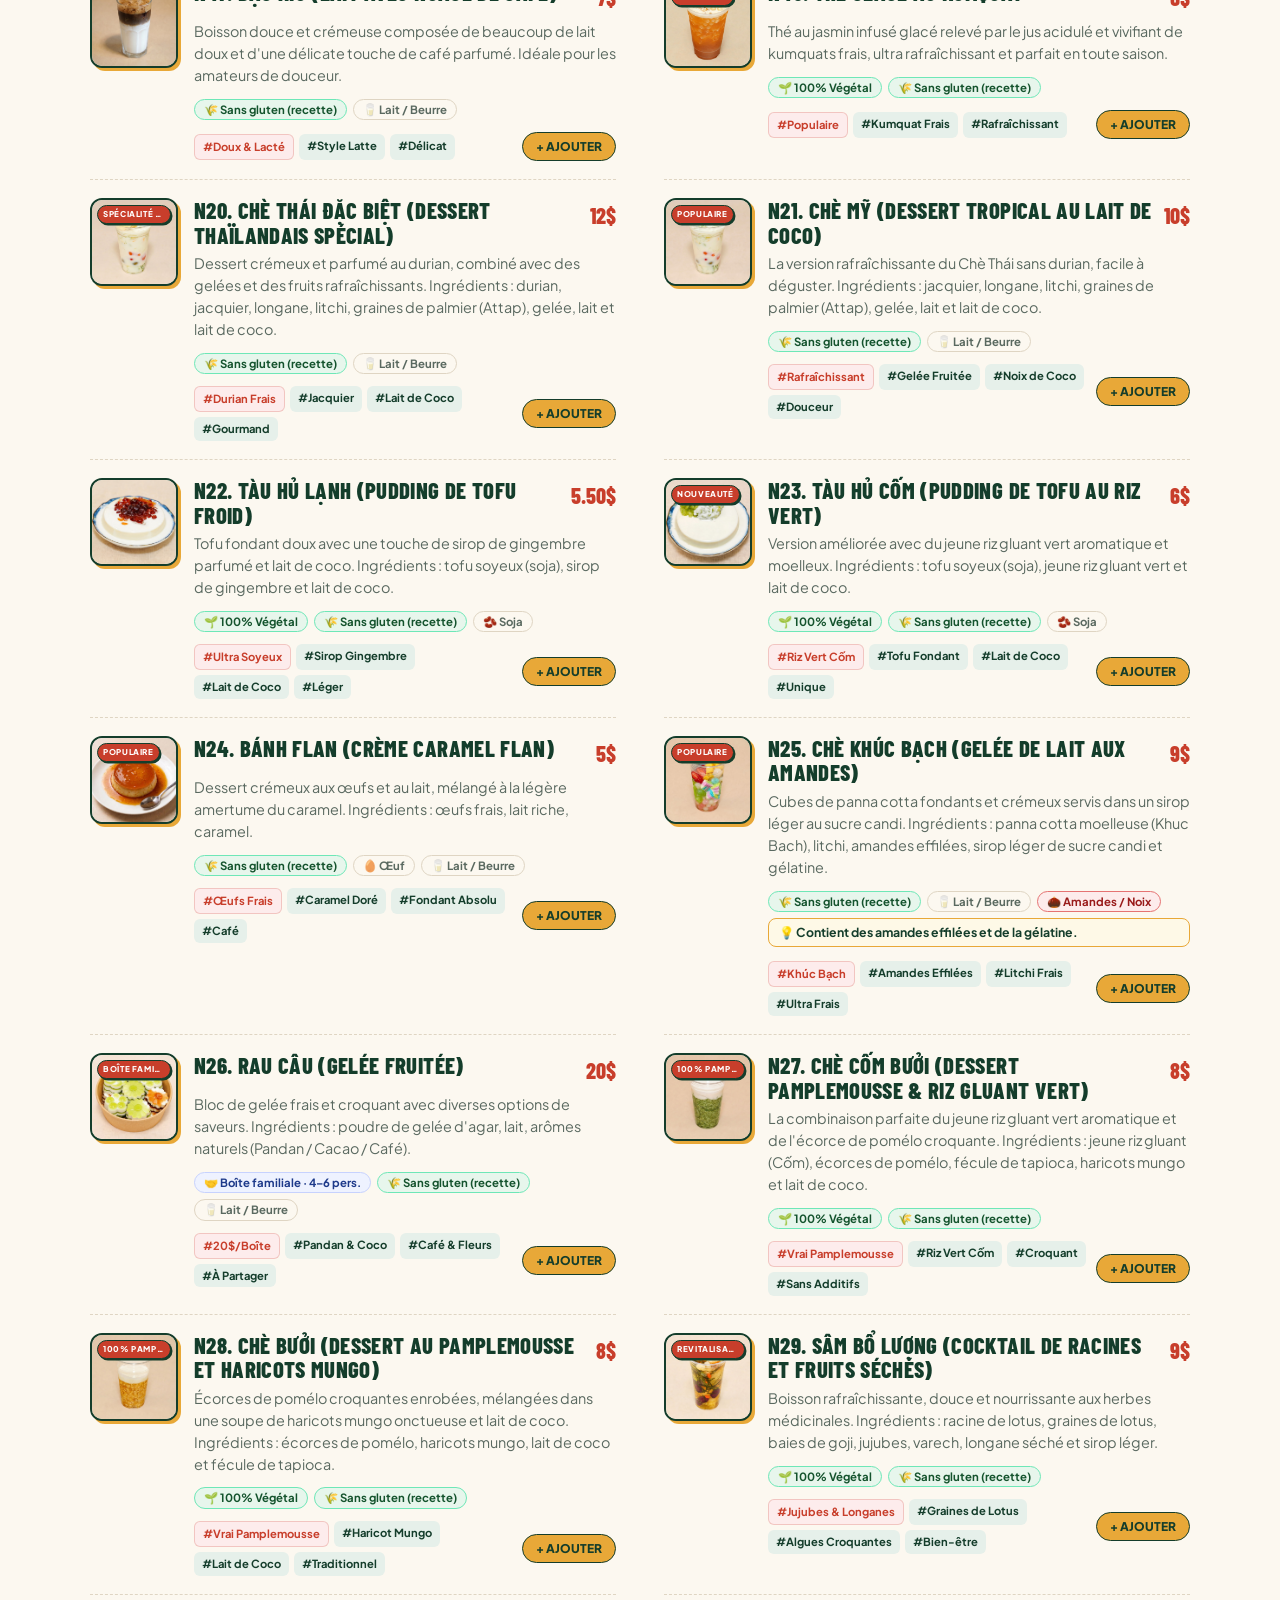
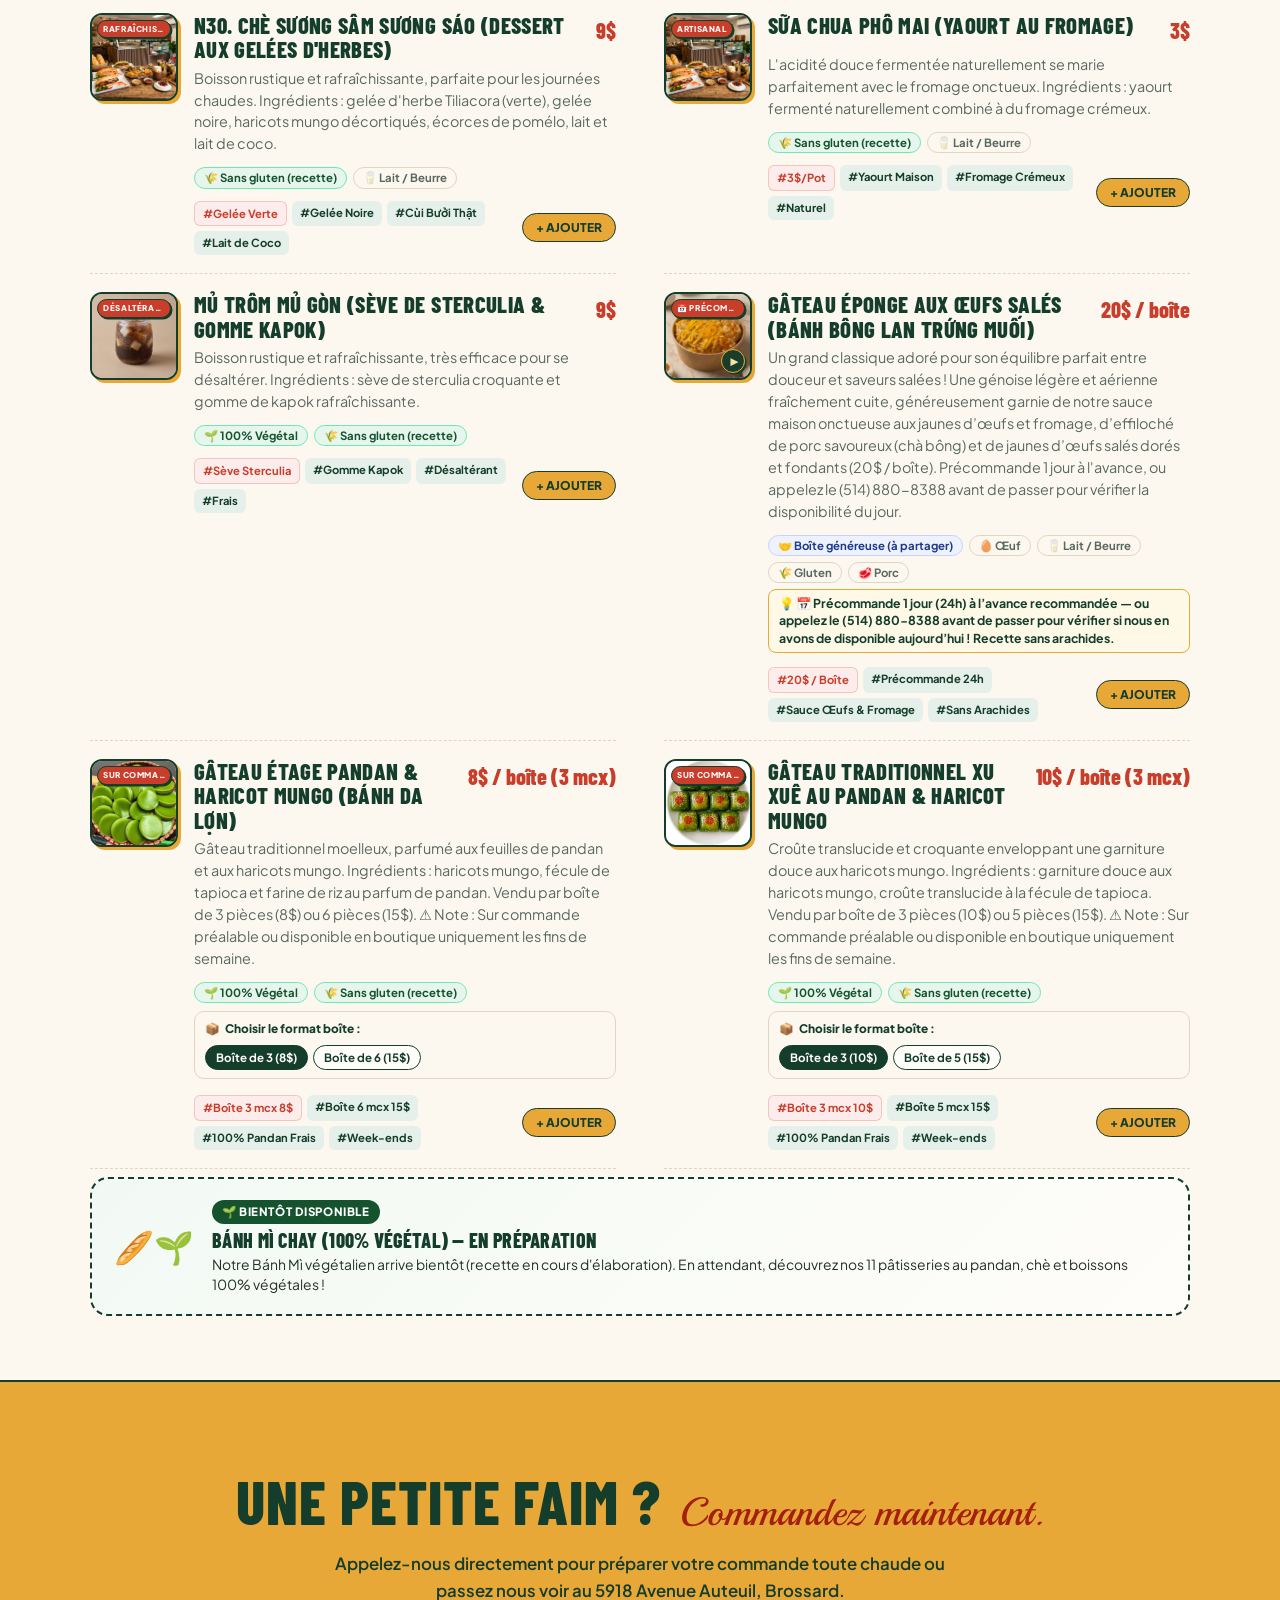
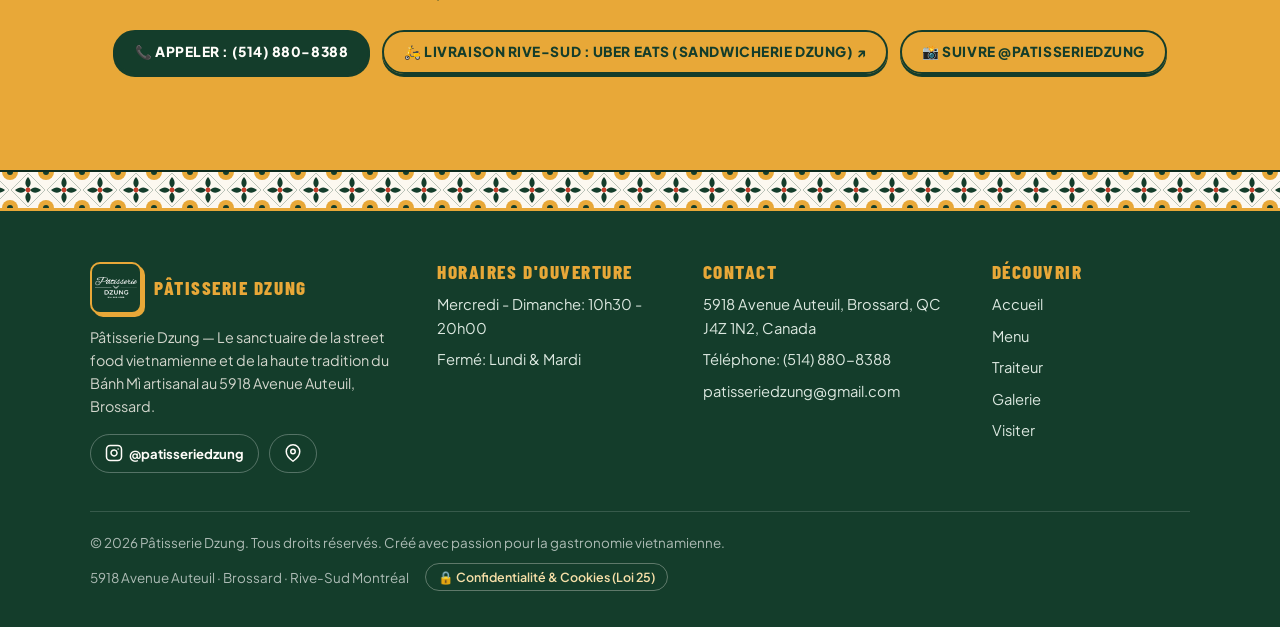
<file: menu.html>
<!DOCTYPE html>
<html lang="vi">
<head>
  <meta charset="UTF-8">
  <meta name="viewport" content="width=device-width, initial-scale=1.0">
  <meta http-equiv="refresh" content="0; url=index.html#menu">
  <meta name="robots" content="noindex, follow">
  <link rel="canonical" href="https://www.patisseriedzung.ca/#menu">
  <title>Thực Đơn Menu | Pâtisserie Dzung</title>
  <style>
    body {
      margin: 0;
      padding: 0;
      display: flex;
      align-items: center;
      justify-content: center;
      min-height: 100vh;
      background-color: #FCF8F0;
      color: #143D2B;
      font-family: -apple-system, BlinkMacSystemFont, "Segoe UI", Roboto, sans-serif;
      text-align: center;
    }
    .loader-card {
      padding: 28px 24px;
      border: 2px solid #143D2B;
      border-radius: 16px;
      background: #FFFFFF;
      box-shadow: 4px 4px 0 #E8A838;
      max-width: 320px;
    }
    .spinner {
      width: 36px;
      height: 36px;
      border: 3.5px solid rgba(20, 61, 43, 0.2);
      border-top-color: #143D2B;
      border-radius: 50%;
      animation: spin 0.8s linear infinite;
      margin: 0 auto 16px;
    }
    @keyframes spin {
      to { transform: rotate(360deg); }
    }
    a {
      display: inline-block;
      margin-top: 14px;
      padding: 8px 16px;
      background: #E8A838;
      color: #143D2B;
      text-decoration: none;
      font-weight: bold;
      border-radius: 999px;
      border: 1.5px solid #143D2B;
    }
  </style>
  <script>
    window.location.replace('index.html#menu');
  </script>
</head>
<body>
  <div class="loader-card">
    <div class="spinner"></div>
    <p style="margin: 0; font-weight: 700;">Đang mở thực đơn Pâtisserie Dzung...</p>
    <a href="/#menu">Bấm vào đây nếu không tự chuyển</a>
  </div>
</body>
</html>
</file>
<file: css/style.css>
/* ==========================================================================
   PÂTISSERIE DZUNG — FRANCO-SAIGON DAYLIGHT BOULANGERIE & STREET DELI THEME
   Creative Direction: Warm French Butter Cream, Deep Pandan Ink, Sunny Baguette
   Crust Gold, Saigon Chili Red, Scalloped Bistro Borders & Tactile Pill UI
   ========================================================================== */

:root {
  /* Core Franco-Saigon Daylight Palette */
  --bg-cream: #FCF8F0;
  --bg-paper: #FFFDF9;
  --ink-pandan: #143D2B;
  --ink-pandan-deep: #0E2B1E;
  --ink-body: #23312A;
  --text-muted: #5A6960;
  --gold-crust: #E8A838;
  --gold-crust-hover: #F0B64C;
  --gold-soft: #F7DFA8;
  --red-chili: #C83E2B;
  --mint-soft: #E6F0EA;
  --line-warm: #DFD5C3;

  /* Compatibility aliases for dynamic JS components & modals */
  --color-gold: #E8A838;
  --color-gold-bright: #E8A838;
  --color-text-light: #FCF8F0;
  --color-text-muted: #5A6960;

  /* Tri-Font Pairing */
  --font-display: 'Barlow Condensed', 'Arial Narrow', sans-serif;
  --font-script: 'Playball', cursive;
  --font-body: 'Plus Jakarta Sans', system-ui, -apple-system, sans-serif;
  --font-serif: 'Barlow Condensed', sans-serif;
  --font-sans: 'Plus Jakarta Sans', system-ui, sans-serif;

  /* Signature Dzung Motif System (original, Franco-Saigon storytelling):
     1. Baguette Crust Edge — asymmetric "grigne" ears with scoring marks
     2. Pandan Leaf Fringe — hanging pandan blades of varied length
     3. Saigon Gạch Bông Ribbon — French-colonial encaustic cement tile band */
  --motif-baguette: url("data:image/svg+xml,%3Csvg xmlns='http://www.w3.org/2000/svg' width='120' height='24' viewBox='0 0 120 24'%3E%3Cpath fill='%23E8A838' d='M0 0H120V3C118 5 116 9 112 12C107 16 99 17 92 13C85 9 78 3 70 3C66 8 61 15 54 18C46 22 35 21 26 16C17 11 9 3 0 3Z'/%3E%3Cpath fill='none' stroke='%23B4731A' stroke-width='3' stroke-linejoin='round' stroke-linecap='round' d='M0 3C9 3 17 11 26 16C35 21 46 22 54 18C61 15 66 8 70 3C78 3 85 9 92 13C99 17 107 16 112 12C116 9 118 5 120 3'/%3E%3Cpath fill='%23FBE7B5' d='M17 5C24 7 33 11 42 15C36 15 27 12 20 8Z'/%3E%3Cpath fill='%23FBE7B5' d='M37 4C43 6 50 9 56 13C51 13 45 10 40 7Z'/%3E%3Cpath fill='%23FBE7B5' d='M82 5C88 7 95 10 101 13C96 13 90 11 85 8Z'/%3E%3C/svg%3E");
  --motif-pandan: url("data:image/svg+xml,%3Csvg xmlns='http://www.w3.org/2000/svg' width='120' height='34' viewBox='0 0 120 34'%3E%3Cg fill='%232A6A49'%3E%3Cpath d='M8 2Q15 14.3 27 26Q20 11.700000000000001 24 2Z'/%3E%3Cpath d='M38 2Q45 14.850000000000001 58 27Q50 12.15 54 2Z'/%3E%3Cpath d='M68 2Q75 13.750000000000002 88 25Q80 11.25 84 2Z'/%3E%3Cpath d='M97 2Q104 14.3 117 26Q109 11.700000000000001 113 2Z'/%3E%3C/g%3E%3Cg fill='%23143D2B'%3E%3Cpath d='M0 2Q8 17.05 15 31Q13 13.950000000000001 18 2Z'/%3E%3Cpath d='M16 2Q23 10.450000000000001 33 19Q28 8.55 32 2Z'/%3E%3Cpath d='M30 2Q38 16.5 49 30Q43 13.5 48 2Z'/%3E%3Cpath d='M46 2Q53 11.55 64 21Q58 9.450000000000001 62 2Z'/%3E%3Cpath d='M60 2Q68 17.6 80 32Q73 14.4 78 2Z'/%3E%3Cpath d='M76 2Q83 11 94 20Q88 9 92 2Z'/%3E%3Cpath d='M90 2Q97 15.400000000000002 107 28Q102 12.6 106 2Z'/%3E%3Cpath d='M104 2Q111 12.100000000000001 118 22Q116 9.9 120 2Z'/%3E%3C/g%3E%3Crect width='120' height='4' fill='%23143D2B'/%3E%3Cg fill='none' stroke='%232E6E4E' stroke-width='0.9' stroke-linecap='round' stroke-opacity='0.8'%3E%3Cpath d='M9 5Q12 15.5 14 26'/%3E%3Cpath d='M39 5Q44 15 48 25'/%3E%3Cpath d='M69 5Q74.5 16 79 27'/%3E%3Cpath d='M98 5Q102.5 14 106 23'/%3E%3C/g%3E%3C/svg%3E");
  --motif-gachbong: url("data:image/svg+xml,%3Csvg xmlns='http://www.w3.org/2000/svg' width='36' height='36' viewBox='0 0 36 36'%3E%3Crect width='36' height='36' fill='%23FCF8F0'/%3E%3Cpath d='M18 1L35 18L18 35L1 18Z' fill='none' stroke='%23143D2B' stroke-opacity='0.28' stroke-width='1'/%3E%3Cg fill='%23E8A838'%3E%3Ccircle cx='0' cy='0' r='8'/%3E%3Ccircle cx='36' cy='0' r='8'/%3E%3Ccircle cx='0' cy='36' r='8'/%3E%3Ccircle cx='36' cy='36' r='8'/%3E%3C/g%3E%3Cg fill='%23143D2B'%3E%3Ccircle cx='0' cy='0' r='3'/%3E%3Ccircle cx='36' cy='0' r='3'/%3E%3Ccircle cx='0' cy='36' r='3'/%3E%3Ccircle cx='36' cy='36' r='3'/%3E%3C/g%3E%3Cg fill='%23143D2B'%3E%3Cpath d='M18 5C21.5 9 21.5 13 18 16C14.5 13 14.5 9 18 5Z'/%3E%3Cpath d='M31 18C27 21.5 23 21.5 20 18C23 14.5 27 14.5 31 18Z'/%3E%3Cpath d='M18 31C14.5 27 14.5 23 18 20C21.5 23 21.5 27 18 31Z'/%3E%3Cpath d='M5 18C9 14.5 13 14.5 16 18C13 21.5 9 21.5 5 18Z'/%3E%3C/g%3E%3Ccircle cx='18' cy='18' r='2.4' fill='%23C83E2B'/%3E%3C/svg%3E");

  /* Layout Tokens */
  --radius-card: 16px;
  --radius-pill: 999px;
  --container-max: 1180px;
  --gutter: clamp(16px, 4vw, 40px);
}

*,
*::before,
*::after {
  box-sizing: border-box;
}

@property --fade-start {
  syntax: "<length>";
  inherits: false;
  initial-value: 0px;
}

@property --fade-end {
  syntax: "<length>";
  inherits: false;
  initial-value: 0px;
}

html {
  scroll-behavior: smooth;
  scroll-padding-top: 138px;
  background-color: var(--bg-cream);
  max-width: 100%;
  width: 100%;
}

body {
  margin: 0;
  background-color: var(--bg-cream);
  color: var(--ink-body);
  font-family: var(--font-body);
  font-size: 16.5px;
  line-height: 1.6;
  -webkit-font-smoothing: antialiased;
  overflow-wrap: break-word;
  max-width: 100%;
  width: 100%;
  position: relative;
}

img,
video {
  display: block;
  max-width: 100%;
  height: auto;
}

a {
  color: inherit;
  text-decoration: none;
}

.container {
  max-width: var(--container-max);
  margin-inline: auto;
  padding-inline: var(--gutter);
  width: 100%;
  box-sizing: border-box;
}

/* ==========================================================================
   1. TYPOGRAPHY & SPARKLE EYEBROWS
   ========================================================================== */
h1,
h2,
h3,
h4 {
  font-family: var(--font-display);
  font-weight: 800;
  text-transform: uppercase;
  letter-spacing: 0.015em;
  line-height: 1.02;
  color: var(--ink-pandan);
  margin: 0 0 0.4em;
}

/* Accessibility reset: remove default browser focus ring on programmatically focused non-interactive headings */
[tabindex="-1"]:focus,
[tabindex="-1"]:focus-visible,
h1:focus,
h2:focus,
h3:focus,
h4:focus,
.lk-hero-title:focus,
.lk-page-title:focus {
  outline: none !important;
  box-shadow: none !important;
}

.script-accent {
  font-family: var(--font-script);
  font-weight: 400;
  text-transform: none;
  letter-spacing: 0;
  color: var(--red-chili);
  display: inline-block;
  line-height: 1.15;
}

.script-accent.is-gold {
  color: var(--gold-soft);
}

.script-accent.is-red {
  color: var(--red-chili);
}

.lk-eyebrow {
  font-family: var(--font-body);
  font-weight: 800;
  font-size: 0.78rem;
  letter-spacing: 0.15em;
  text-transform: uppercase;
  color: #8C5A0E;
  margin: 0 0 0.85rem;
  display: inline-flex;
  align-items: center;
  gap: 0.45rem;
}

.lk-eyebrow::before {
  content: "✦";
  color: var(--red-chili);
  font-size: 0.95rem;
}

.lk-eyebrow.is-gold {
  color: var(--gold-soft);
}

.lk-eyebrow.is-gold::before {
  color: var(--gold-crust);
}

.lk-eyebrow.is-dark {
  color: var(--ink-pandan);
}

.lk-eyebrow.is-dark::before {
  color: var(--red-chili);
}

/* ==========================================================================
   2. TACTILE NEO-RETRO PILL BUTTONS
   ========================================================================== */
.lk-btn-row {
  display: flex;
  flex-wrap: wrap;
  align-items: center;
  gap: 12px;
}

.btn-tactile {
  display: inline-flex;
  align-items: center;
  justify-content: center;
  gap: 0.45em;
  padding: 0.82em 1.45em;
  border-radius: var(--radius-pill);
  border: 2px solid var(--ink-pandan);
  font-family: var(--font-body);
  font-weight: 800;
  font-size: 0.86rem;
  line-height: 1.22;
  letter-spacing: 0.04em;
  text-align: center;
  text-transform: uppercase;
  text-decoration: none;
  cursor: pointer;
  transition: transform 0.15s ease, box-shadow 0.15s ease, background-color 0.15s ease, color 0.15s ease;
  box-shadow: 0 3px 0 var(--ink-pandan);
}

.btn-tactile:hover {
  transform: translateY(-2px);
  box-shadow: 0 5px 0 var(--ink-pandan);
}

.btn-tactile:active {
  transform: translateY(1px);
  box-shadow: 0 1px 0 var(--ink-pandan);
}

.btn-tactile-gold {
  background-color: var(--gold-crust);
  color: var(--ink-pandan);
}

.btn-tactile-gold:hover {
  background-color: var(--gold-crust-hover);
}

.btn-tactile-dark {
  background-color: var(--ink-pandan);
  color: var(--bg-paper);
}

.btn-tactile-dark:hover {
  background-color: var(--ink-pandan-deep);
}

.btn-tactile-outline {
  background-color: transparent;
  color: var(--ink-pandan);
}

.btn-tactile-outline:hover {
  background-color: var(--ink-pandan);
  color: var(--bg-paper);
}

.btn-tactile-ghost-light {
  background-color: transparent;
  color: var(--bg-paper);
  border-color: var(--bg-paper);
  box-shadow: 0 3px 0 rgba(0, 0, 0, 0.35);
}

.btn-tactile-ghost-light:hover {
  background-color: var(--bg-paper);
  color: var(--ink-pandan);
}

/* ==========================================================================
   3. STICKY HEADER (Cream & Deep Pandan Menu-Board Bar)
   ========================================================================== */
.site-header {
  position: sticky;
  top: 0;
  z-index: 100;
  background-color: rgba(252, 248, 240, 0.96);
  backdrop-filter: blur(10px);
  -webkit-backdrop-filter: blur(10px);
  border-bottom: 2px solid var(--ink-pandan);
  transition: box-shadow 0.2s ease;
}

.site-header.scrolled {
  box-shadow: 0 6px 24px rgba(20, 61, 43, 0.08);
}

.header-inner {
  max-width: var(--container-max);
  margin-inline: auto;
  padding-inline: var(--gutter);
  min-height: 76px;
  display: flex;
  align-items: center;
  gap: 20px;
}

.brand-badge-link {
  display: inline-flex;
  align-items: center;
  gap: 12px;
  min-width: 0;
}

.brand-logo-tile {
  width: 52px;
  height: 52px;
  border-radius: 10px;
  background-color: var(--ink-pandan);
  border: 2px solid var(--gold-crust);
  box-shadow: 3px 3px 0 var(--gold-crust);
  display: flex;
  align-items: center;
  justify-content: center;
  padding: 3px;
  overflow: hidden;
  flex-shrink: 0;
}

.brand-logo-img {
  width: 100%;
  height: 100%;
  object-fit: contain;
}

.brand-wordmark {
  display: flex;
  flex-direction: column;
  min-width: 0;
  overflow: hidden;
}

.brand-wordmark-title {
  font-family: var(--font-display);
  font-weight: 800;
  font-size: 1.35rem;
  letter-spacing: 0.03em;
  line-height: 1.1;
  color: var(--ink-pandan);
  white-space: nowrap;
  overflow: hidden;
  text-overflow: ellipsis;
}

.brand-wordmark-sub {
  font-size: 0.7rem;
  font-weight: 700;
  color: #9E6D19;
  letter-spacing: 0.06em;
  text-transform: uppercase;
  margin-top: 2px;
  white-space: nowrap;
  overflow: hidden;
  text-overflow: ellipsis;
}

.site-header nav {
  margin-left: auto;
}

.nav-menu {
  list-style: none;
  margin: 0;
  padding: 0;
  display: flex;
  align-items: center;
  gap: clamp(14px, 1.8vw, 24px);
}

.nav-link {
  font-family: var(--font-display);
  font-weight: 800;
  font-size: 1.18rem;
  text-transform: uppercase;
  letter-spacing: 0.06em;
  color: var(--ink-pandan);
  padding: 6px 2px;
  white-space: nowrap;
  border-bottom: 3px solid transparent;
  transition: border-color 0.15s ease, color 0.15s ease;
}

.nav-link:hover,
.nav-link.active {
  border-bottom-color: var(--red-chili);
  color: var(--red-chili);
}

.header-actions {
  display: flex;
  align-items: center;
  gap: 10px;
}

.header-cta-order,
.header-cta-catering {
  padding: 0.65em 1.15em;
  font-size: 0.78rem;
  white-space: nowrap;
}

/* Language Dropdown */
.lang-selector-dropdown {
  position: relative;
}

.lang-current-btn {
  display: inline-flex;
  align-items: center;
  gap: 5px;
  padding: 0.5rem 0.75rem;
  border-radius: var(--radius-pill);
  border: 2px solid var(--ink-pandan);
  background: var(--bg-paper);
  color: var(--ink-pandan);
  font-family: var(--font-body);
  font-weight: 800;
  font-size: 0.76rem;
  cursor: pointer;
}

.lang-dropdown-chevron {
  font-size: 0.6rem;
}

.lang-dropdown-menu {
  position: absolute;
  top: calc(100% + 8px);
  right: 0;
  list-style: none;
  margin: 0;
  padding: 6px;
  min-width: 150px;
  background: var(--bg-paper);
  border: 2px solid var(--ink-pandan);
  border-radius: 14px;
  box-shadow: 6px 6px 0 var(--gold-crust);
  display: none;
  z-index: 120;
}

.lang-dropdown-menu.active {
  display: block;
}

.lang-option {
  width: 100%;
  border: none;
  background: transparent;
  padding: 8px 12px;
  border-radius: 8px;
  display: flex;
  align-items: center;
  gap: 8px;
  font-family: var(--font-body);
  font-weight: 700;
  font-size: 0.84rem;
  color: var(--ink-pandan);
  cursor: pointer;
  text-align: left;
}

.lang-option:hover,
.lang-option.active {
  background: var(--gold-crust);
}

.nav-mobile-extra {
  display: none;
}

.mobile-toggle {
  display: none;
  width: 42px;
  height: 42px;
  border-radius: 10px;
  border: 2px solid var(--ink-pandan);
  background: var(--bg-paper);
  padding: 8px;
  cursor: pointer;
  flex-direction: column;
  justify-content: center;
  align-items: center;
  gap: 5px;
  flex-shrink: 0;
}

.mobile-toggle span {
  display: block;
  width: 20px;
  height: 2px;
  background: var(--ink-pandan);
  transition: transform 0.2s ease, opacity 0.2s ease;
}

.mobile-toggle.is-open span:nth-child(1) {
  transform: translateY(7px) rotate(45deg);
}

.mobile-toggle.is-open span:nth-child(2) {
  opacity: 0;
}

.mobile-toggle.is-open span:nth-child(3) {
  transform: translateY(-7px) rotate(-45deg);
}

/* ==========================================================================
   4. MULTI-VIEW ARCHITECTURE & VIEW TRANSITIONS
   ========================================================================== */
.app-view[hidden] {
  display: none !important;
}

@media (prefers-reduced-motion: reduce) {
  ::view-transition-group(*),
  ::view-transition-old(*),
  ::view-transition-new(*) {
    animation: none !important;
  }
}

/* ==========================================================================
   5. BLOCK 1: SPLIT 50/50 DAYLIGHT HERO WITH ROTATED STAMP
   ========================================================================== */
.lk-hero {
  padding: clamp(28px, 5vw, 64px) 0 clamp(36px, 6vw, 72px);
  background-color: var(--bg-cream);
}

.lk-hero-grid {
  display: grid;
  grid-template-columns: 1.05fr 1fr;
  gap: clamp(28px, 5vw, 60px);
  align-items: center;
}

.lk-hero-title {
  font-size: clamp(2.65rem, 6.2vw, 4.75rem);
  line-height: 0.96;
  color: var(--ink-pandan);
  margin-bottom: 0.45em;
}

.lk-hero-title .script-accent {
  display: block;
  font-size: 0.58em;
  margin-top: 0.16em;
  color: var(--red-chili);
}

.lk-hero-lede {
  font-size: clamp(1rem, 1.35vw, 1.15rem);
  color: var(--ink-body);
  max-width: 44ch;
  margin: 0 0 1.65rem;
  line-height: 1.6;
}

.lk-hero-status-wrap {
  margin-top: 1.35rem;
}

.live-store-status {
  display: inline-flex;
  align-items: center;
  gap: 8px;
  padding: 0.42rem 0.95rem;
  border-radius: var(--radius-pill);
  font-weight: 700;
  font-size: 0.84rem;
  background: var(--bg-paper);
  border: 1.5px solid var(--line-warm);
  color: var(--ink-pandan);
}

.live-store-status.is-open {
  background: #E7F6EC;
  border-color: #2E9B56;
  color: #14532D;
}

.live-store-status.is-closed {
  background: #FDECEC;
  border-color: #E06C62;
  color: #881B1B;
}

/* Right Hero Media Frame + Hard Gold Offset Shadow + Rotated Stamp */
.lk-hero-media {
  position: relative;
}

.lk-hero-frame {
  position: relative;
  border-radius: 18px;
  border: 2.5px solid var(--ink-pandan);
  box-shadow: 12px 12px 0 var(--gold-crust);
  overflow: hidden;
  aspect-ratio: 4 / 3.3;
  background: var(--ink-pandan);
}

.hero-slider-container {
  position: relative;
  width: 100%;
  height: 100%;
}

.hero-slide {
  position: absolute;
  inset: 0;
  opacity: 0;
  transition: opacity 0.6s ease;
}

.hero-slide.active {
  opacity: 1;
  z-index: 1;
}

.hero-slide img {
  width: 100%;
  height: 100%;
  object-fit: cover;
}

.lk-hero-slider-nav {
  position: absolute;
  right: 14px;
  bottom: 14px;
  z-index: 3;
  display: flex;
  gap: 8px;
}

/* Living Cinema Hero Video & Controls */
.dz-hero-cinema-wrap {
  position: relative;
  width: 100%;
  height: 100%;
  background: var(--ink-pandan);
}

.dz-hero-video {
  width: 100%;
  height: 100%;
  display: block;
  object-fit: cover;
  background: var(--ink-pandan);
}

.dz-hero-ribbon-text {
  flex: 1 1 auto;
  min-width: 0;
  line-height: 1.3;
}

.dz-hero-cinema-controls {
  display: flex;
  align-items: center;
  gap: 6px;
  flex-shrink: 0;
}

.dz-cinema-pill-btn {
  display: inline-flex;
  align-items: center;
  justify-content: center;
  gap: 5px;
  height: 30px;
  padding: 0 10px;
  border-radius: 999px;
  border: 1.5px solid rgba(228, 175, 36, 0.72);
  background: rgba(14, 38, 27, 0.86);
  color: var(--bg-paper);
  font-family: var(--font-body);
  font-size: 0.72rem;
  font-weight: 800;
  letter-spacing: 0.03em;
  cursor: pointer;
  transition: transform 0.16s ease, background-color 0.16s ease, border-color 0.16s ease, color 0.16s ease;
}

.dz-cinema-pill-btn:hover,
.dz-cinema-pill-btn:focus-visible {
  background: var(--gold-crust);
  border-color: var(--gold-crust);
  color: var(--ink-pandan);
  transform: translateY(-1px);
  outline: none;
}

.dz-cinema-pill-btn[aria-pressed="true"] {
  background: var(--gold-crust);
  border-color: var(--gold-crust);
  color: var(--ink-pandan);
}

.dz-cinema-pill-expand {
  width: 30px;
  padding: 0;
}

.dz-cinema-btn-icon {
  font-size: 0.85rem;
  line-height: 1;
}

.hero-arrow-btn {
  width: 36px;
  height: 36px;
  border-radius: 50%;
  border: 2px solid var(--ink-pandan);
  background: rgba(252, 248, 240, 0.92);
  color: var(--ink-pandan);
  font-size: 0.9rem;
  font-weight: 800;
  cursor: pointer;
  display: grid;
  place-items: center;
  transition: background 0.15s ease, transform 0.15s ease;
}

.hero-arrow-btn:hover {
  background: var(--gold-crust);
  transform: scale(1.06);
}

/* Rotated Stamp Badge (-3.5deg, like Little Kirin's NYT Stamp) */
.lk-hero-stamp {
  position: absolute;
  left: -16px;
  bottom: -16px;
  z-index: 4;
  max-width: 315px;
  background: var(--gold-crust);
  color: var(--ink-pandan);
  border: 2px solid var(--ink-pandan);
  box-shadow: 4px 4px 0 var(--ink-pandan);
  padding: 12px 16px;
  border-radius: 12px;
  transform: rotate(-3.5deg);
  transition: transform 0.18s ease;
}

.lk-hero-stamp::after {
  content: "✦";
  position: absolute;
  top: -13px;
  right: -9px;
  color: var(--red-chili);
  font-size: 1.35rem;
}

.lk-hero-stamp:hover {
  transform: rotate(-1.5deg) scale(1.03);
}

.stamp-kicker {
  display: block;
  font-family: var(--font-body);
  font-weight: 800;
  font-size: 0.68rem;
  letter-spacing: 0.1em;
  text-transform: uppercase;
  color: var(--red-chili);
  margin-bottom: 4px;
}

.stamp-main {
  display: block;
  font-family: var(--font-display);
  font-weight: 800;
  font-size: 1.15rem;
  line-height: 1.05;
  text-transform: uppercase;
  color: var(--ink-pandan);
}

/* ==========================================================================
   5B. COMPTOIR ARTISANAL HERO (WAX SEAL & BAKERY PULSE)
   ========================================================================== */
.dz-artisan-seal {
  position: absolute;
  top: -18px;
  right: -14px;
  z-index: 5;
  width: 96px;
  height: 96px;
  border-radius: 50%;
  background: var(--gold-crust);
  border: 2.5px solid var(--ink-pandan);
  box-shadow: 4px 4px 0 var(--ink-pandan);
  display: flex;
  align-items: center;
  justify-content: center;
  transform: rotate(8deg);
  transition: transform 0.24s cubic-bezier(0.34, 1.56, 0.64, 1);
  pointer-events: auto;
  user-select: none;
}

.dz-artisan-seal:hover {
  transform: rotate(0deg) scale(1.08);
}

.dz-seal-inner {
  width: 80px;
  height: 80px;
  border-radius: 50%;
  border: 1.5px dashed var(--ink-pandan);
  display: flex;
  flex-direction: column;
  align-items: center;
  justify-content: center;
  text-align: center;
  padding: 4px;
  box-sizing: border-box;
}

.dz-seal-star {
  color: var(--red-chili);
  font-size: 0.95rem;
  line-height: 1;
  margin-bottom: 2px;
}

.dz-seal-title {
  font-family: var(--font-display);
  font-weight: 900;
  font-size: 0.58rem;
  line-height: 1.15;
  letter-spacing: 0.06em;
  color: var(--ink-pandan);
  text-transform: uppercase;
}

.dz-seal-sub {
  font-family: var(--font-body);
  font-size: 0.46rem;
  font-weight: 800;
  letter-spacing: 0.12em;
  color: var(--red-chili);
  margin-top: 3px;
  text-transform: uppercase;
}

/* ==========================================================================
   5B. GOLD INFINITE TICKER RIBBON (LE RUBAN DU JOUR)
   ========================================================================== */
.dz-gold-ticker-ribbon {
  position: relative;
  background: var(--gold-crust);
  color: var(--ink-pandan);
  overflow: hidden;
  white-space: nowrap;
  border-top: 2px solid var(--ink-pandan);
  border-bottom: 2px solid var(--ink-pandan);
  padding: 12px 0;
  box-shadow: inset 0 2px 4px rgba(0, 0, 0, 0.06);
  z-index: 6;
}

.dz-gold-ticker-ribbon:hover .dz-gold-ticker-track {
  animation-play-state: paused;
}

.dz-gold-ticker-track {
  display: inline-flex;
  align-items: center;
  gap: 32px;
  animation: dz-ticker-slide 30s linear infinite;
  font-family: var(--font-body);
  font-size: 0.86rem;
  font-weight: 800;
  letter-spacing: 0.04em;
  text-transform: uppercase;
  will-change: transform;
}

@keyframes dz-ticker-slide {
  0% { transform: translateX(0); }
  100% { transform: translateX(-50%); }
}

.dz-ticker-item {
  display: inline-flex;
  align-items: center;
  gap: 8px;
  flex-shrink: 0;
}

.dz-ticker-item.live-store-status {
  padding: 3px 12px;
  border-radius: var(--radius-pill);
  background: rgba(255, 255, 255, 0.45);
  border: 1px solid rgba(20, 61, 43, 0.2);
  color: var(--ink-pandan);
  box-shadow: 1px 1px 0 rgba(20, 61, 43, 0.1);
}

.dz-ticker-item.live-store-status.is-closed {
  background: rgba(196, 43, 28, 0.12);
  border-color: rgba(196, 43, 28, 0.3);
  color: var(--red-chili);
}

.dz-ticker-dot {
  color: var(--red-chili);
  font-size: 1.15rem;
  line-height: 1;
  flex-shrink: 0;
}

@media (prefers-reduced-motion: reduce) {
  .dz-gold-ticker-track {
    animation: none;
    overflow-x: auto;
    scroll-behavior: smooth;
  }
}

.dz-hero-photo-ribbon {
  position: absolute;
  left: 12px;
  right: 12px;
  bottom: 12px;
  z-index: 3;
  background: rgba(20, 61, 43, 0.9);
  color: var(--bg-paper);
  backdrop-filter: blur(6px);
  -webkit-backdrop-filter: blur(6px);
  padding: 8px 12px 8px 14px;
  border-radius: 10px;
  border: 1px solid rgba(255, 255, 255, 0.16);
  font-size: 0.82rem;
  font-weight: 600;
  display: flex;
  align-items: center;
  justify-content: space-between;
  gap: 10px;
}

/* ==========================================================================
   6. BLOCK 2: 3 PILIERS DU SAVOIR-FAIRE (SAVOIR-FAIRE ARTISANAL)
   ========================================================================== */
.dz-pillars-section {
  position: relative;
  background-color: var(--bg-paper);
  border-bottom: 2px solid var(--ink-pandan);
  padding: clamp(52px, 7vw, 84px) 0;
  z-index: 5;
}

.dz-pillars-header {
  display: flex;
  justify-content: space-between;
  align-items: flex-end;
  margin-bottom: 38px;
  flex-wrap: wrap;
  gap: 20px;
  border-bottom: 1.5px dashed var(--line-warm);
  padding-bottom: 24px;
}

.dz-pillars-head-copy {
  max-width: 720px;
}

.dz-pillars-seal-badge {
  font-family: var(--font-body);
  font-size: 0.84rem;
  font-weight: 800;
  letter-spacing: 0.06em;
  color: var(--red-chili);
  background: rgba(196, 43, 28, 0.08);
  border: 1.5px solid rgba(196, 43, 28, 0.28);
  padding: 8px 18px;
  border-radius: var(--radius-pill);
  white-space: nowrap;
  display: inline-flex;
  align-items: center;
  box-shadow: 2px 2px 0 rgba(20, 61, 43, 0.08);
  align-self: flex-end;
}

.dz-pillars-heading {
  font-size: clamp(2.1rem, 4.4vw, 3.25rem);
  color: var(--ink-pandan);
  line-height: 1.05;
  margin-bottom: 0.35em;
}

.dz-pillars-heading .script-accent {
  display: inline-block;
  font-size: 0.72em;
  color: var(--red-chili);
  margin-left: 0.2em;
}

.dz-pillars-lede {
  font-size: 1.02rem;
  line-height: 1.6;
  color: var(--ink-body);
  margin: 0 auto;
}

.dz-pillars-grid {
  display: grid;
  grid-template-columns: repeat(3, 1fr);
  gap: clamp(20px, 3vw, 32px);
}

.dz-pillar-card {
  position: relative;
  background: var(--bg-cream);
  border: 2px solid var(--ink-pandan);
  border-radius: 18px;
  padding: clamp(24px, 3vw, 32px);
  box-shadow: 6px 6px 0 var(--gold-crust);
  display: flex;
  flex-direction: column;
  overflow: hidden;
  transition: transform 0.22s ease, box-shadow 0.22s ease, border-color 0.22s ease;
}

.dz-pillar-card.is-featured {
  border-color: var(--ink-pandan);
  box-shadow: 8px 8px 0 var(--ink-pandan);
}

.dz-pillar-card:hover {
  transform: translateY(-5px);
  box-shadow: 10px 10px 0 var(--ink-pandan);
}

.dz-pillar-watermark {
  position: absolute;
  top: -8px;
  right: 14px;
  font-family: var(--font-display);
  font-size: 5rem;
  font-weight: 800;
  color: rgba(20, 61, 43, 0.06);
  line-height: 1;
  pointer-events: none;
  user-select: none;
  z-index: 1;
}

.dz-pillar-badge,
.dz-pillar-title,
.dz-pillar-text,
.dz-pillar-highlight {
  position: relative;
  z-index: 2;
}

.dz-pillar-badge {
  display: flex;
  align-items: center;
  justify-content: space-between;
  margin-bottom: 16px;
}

.dz-pillar-icon {
  font-size: 2.2rem;
  line-height: 1;
}

.dz-pillar-tag {
  font-family: var(--font-body);
  font-weight: 800;
  font-size: 0.72rem;
  letter-spacing: 0.08em;
  text-transform: uppercase;
  color: var(--red-chili);
  background: rgba(196, 43, 28, 0.08);
  border: 1px solid rgba(196, 43, 28, 0.2);
  padding: 4px 10px;
  border-radius: var(--radius-pill);
}

.dz-pillar-title {
  font-family: var(--font-display);
  font-size: clamp(1.2rem, 1.8vw, 1.45rem);
  font-weight: 800;
  color: var(--ink-pandan);
  line-height: 1.2;
  margin-bottom: 10px;
}

.dz-pillar-text {
  font-size: 0.94rem;
  line-height: 1.65;
  color: var(--ink-body);
  margin: 0 0 18px;
  flex-grow: 1;
}

.dz-pillar-highlight {
  display: flex;
  align-items: center;
  gap: 8px;
  font-size: 0.84rem;
  font-weight: 700;
  color: var(--ink-pandan);
  border-top: 1.5px dashed var(--line-warm);
  padding-top: 14px;
  margin-top: auto;
}

.dz-pillar-bullet {
  color: var(--red-chili);
  font-size: 1rem;
  line-height: 1;
}

/* ==========================================================================
   6B. SUNNY GOLD UTILITY STRIP & MOTIF RUNNER (REUSABLE)
   ========================================================================== */
.lk-utility-strip {
  position: relative;
  background-color: var(--gold-crust);
  color: var(--ink-pandan);
  border-top: 2px solid var(--ink-pandan);
  padding: 22px 0 24px;
  z-index: 5;
}

/* Signature Motif 1: Baguette Crust Edge (asymmetric scored "grigne" ears) */
.lk-utility-strip::after,
.lk-page-head::after {
  content: "";
  position: absolute;
  left: 0;
  right: 0;
  bottom: -23px;
  height: 24px;
  background: var(--motif-baguette) repeat-x left top;
  background-size: 120px 24px;
  z-index: 2;
  pointer-events: none;
}

.lk-strip-grid {
  display: grid;
  grid-template-columns: repeat(3, 1fr);
  gap: 20px;
}

.lk-strip-item {
  display: flex;
  flex-direction: column;
  gap: 3px;
}

.lk-strip-item b {
  font-family: var(--font-body);
  font-weight: 800;
  font-size: 0.72rem;
  letter-spacing: 0.14em;
  text-transform: uppercase;
  color: var(--ink-pandan);
  opacity: 0.78;
}

.lk-strip-item span,
.lk-strip-item a {
  font-weight: 700;
  font-size: 0.98rem;
  color: var(--ink-pandan);
}

.lk-strip-item a:hover {
  text-decoration: underline;
}

/* ==========================================================================
   7B. BLOCK 3: TABLEAU DU CHEF (ASYMMETRIC TASTING BOARD)
   ========================================================================== */
.dz-chef-section {
  padding: clamp(56px, 8vw, 96px) 0;
  background-color: var(--bg-cream);
}

.dz-chef-head {
  display: flex;
  align-items: flex-end;
  justify-content: space-between;
  gap: 28px;
  margin-bottom: 36px;
  flex-wrap: wrap;
}

.dz-chef-head-copy {
  max-width: 640px;
}

.dz-chef-head-action {
  flex-shrink: 0;
}

.dz-tasting-container {
  width: 100%;
}

.dz-tasting-board {
  display: flex;
  flex-direction: column;
  gap: 28px;
}

/* Spotlight #1 Dish - Panoramic Landscape Showcase */
.dz-spotlight-card {
  background: var(--bg-paper);
  border: 2.5px solid var(--ink-pandan);
  border-radius: 20px;
  box-shadow: 10px 10px 0 var(--gold-crust);
  overflow: hidden;
  display: grid;
  grid-template-columns: 1.15fr 1fr;
  transition: transform 0.22s ease, box-shadow 0.22s ease;
}

.dz-spotlight-card:hover {
  transform: translateY(-4px);
  box-shadow: 12px 12px 0 var(--ink-pandan);
}

.dz-spotlight-media {
  position: relative;
  overflow: hidden;
  background: var(--ink-pandan);
  min-height: 350px;
}

.dz-spotlight-media img {
  width: 100%;
  height: 100%;
  object-fit: cover;
  transition: transform 0.5s ease;
}

.dz-spotlight-card:hover .dz-spotlight-media img {
  transform: scale(1.04);
}

.dz-spotlight-badge {
  position: absolute;
  top: 14px;
  left: 14px;
  z-index: 2;
  background: var(--red-chili);
  color: #fff;
  font-weight: 800;
  font-size: 0.76rem;
  letter-spacing: 0.08em;
  text-transform: uppercase;
  padding: 6px 14px;
  border-radius: var(--radius-pill);
  box-shadow: 2px 2px 0 var(--ink-pandan);
}

.dz-spotlight-body {
  padding: clamp(24px, 3.2vw, 36px);
  display: flex;
  flex-direction: column;
  justify-content: center;
}

.dz-spotlight-head {
  display: flex;
  align-items: flex-start;
  justify-content: space-between;
  gap: 16px;
  margin-bottom: 12px;
}

.dz-spotlight-kicker {
  display: block;
  font-family: var(--font-body);
  font-weight: 800;
  font-size: 0.74rem;
  letter-spacing: 0.1em;
  text-transform: uppercase;
  color: var(--red-chili);
  margin-bottom: 5px;
}

.dz-spotlight-name {
  font-family: var(--font-display);
  font-size: clamp(1.4rem, 2.4vw, 1.9rem);
  font-weight: 800;
  color: var(--ink-pandan);
  line-height: 1.15;
  margin: 0;
}

.dz-spotlight-price {
  font-family: var(--font-display);
  font-size: 1.6rem;
  font-weight: 800;
  color: var(--red-chili);
  white-space: nowrap;
}

.dz-spotlight-desc {
  font-size: 0.98rem;
  line-height: 1.65;
  color: var(--ink-body);
  margin: 0 0 16px;
}

.dz-spotlight-chips {
  display: flex;
  flex-wrap: wrap;
  gap: 8px;
  margin: 0 0 18px;
}

.dz-spot-chip {
  display: inline-flex;
  align-items: center;
  gap: 6px;
  padding: 5px 12px;
  background: rgba(230, 168, 34, 0.12);
  border: 1px solid rgba(230, 168, 34, 0.4);
  border-radius: var(--radius-pill);
  font-size: 0.78rem;
  font-weight: 700;
  color: var(--ink-pandan);
}

.dz-spotlight-footer {
  display: flex;
  align-items: center;
  justify-content: space-between;
  gap: 16px;
  border-top: 1.5px solid var(--line-warm);
  padding-top: 16px;
  flex-wrap: wrap;
}

.dz-spotlight-btn {
  padding: 0.65rem 1.4rem;
  font-size: 0.92rem;
}

/* 4 Satellite Dishes - Balanced 2x2 Editorial Boutique Grid (No Stretched Blank Voids) */
.dz-satellite-head {
  padding-top: 14px;
  border-top: 1.5px dashed var(--line-warm);
  margin-top: 4px;
}

.dz-satellite-head .lk-eyebrow {
  margin-bottom: 0;
}

.dz-satellite-grid {
  display: grid;
  grid-template-columns: repeat(2, 1fr);
  gap: 22px;
  align-items: stretch;
}

.dz-satellite-grid .dish-card {
  display: grid;
  grid-template-columns: clamp(168px, 16vw, 212px) 1fr;
  margin: 0;
  min-width: 0;
  height: 100%;
  box-shadow: 6px 6px 0 var(--gold-crust);
}

.dz-satellite-grid .dish-image-wrapper {
  height: 100%;
  min-height: 220px;
  aspect-ratio: auto;
  border-bottom: none;
  border-right: 2px solid var(--ink-pandan);
}

.dz-satellite-grid .dish-badge {
  font-size: 0.6rem;
  line-height: 1.2;
  letter-spacing: 0.05em;
  padding: 3px 8px;
  max-width: calc(100% - 20px);
  white-space: normal;
  text-align: center;
}

.dz-satellite-grid .dish-info {
  padding: 16px 18px;
  display: flex;
  flex-direction: column;
  justify-content: space-between;
  gap: 8px;
  min-width: 0;
}

.dz-satellite-grid .dish-header {
  gap: 10px;
  align-items: baseline;
  margin-bottom: 4px;
}

.dz-satellite-grid .dish-name {
  font-size: 1.16rem;
  line-height: 1.15;
  min-width: 0;
}

.dz-satellite-grid .dish-price {
  font-size: 1.08rem;
  line-height: 1.15;
  flex-shrink: 0;
}

.dz-satellite-grid .dish-desc {
  display: -webkit-box;
  -webkit-line-clamp: 2;
  -webkit-box-orient: vertical;
  overflow: hidden;
  font-size: 0.84rem;
  line-height: 1.46;
  margin-bottom: 8px;
}

.dz-satellite-grid .dish-desc.expanded {
  display: block;
  -webkit-line-clamp: unset;
}

.dz-satellite-grid .dish-allergens-row {
  gap: 4px;
  margin: 4px 0 6px;
}

.dz-satellite-grid .allergen-chip {
  font-size: 0.68rem;
  padding: 2px 7px;
}

.dz-satellite-grid .dish-options {
  margin: 6px 0 2px;
  padding: 7px 9px;
}

.dz-satellite-grid .dish-options-header {
  font-size: 0.72rem;
  margin-bottom: 5px;
}

.dz-satellite-grid .dish-option-pill {
  font-size: 0.72rem;
  padding: 4px 9px;
}

.dz-satellite-grid .dish-footer {
  margin-top: auto;
  padding-top: 10px;
  gap: 10px;
  align-items: flex-end;
}

.dz-satellite-grid .dish-card:hover {
  transform: translateY(-4px);
  box-shadow: 8px 8px 0 var(--ink-pandan);
}

/* ==========================================================================
   7C. BLOCK 4: GRAND FESTIN TRAITEUR (PANORAMIC CATERING ATELIER)
   ========================================================================== */
.dz-catering-panoramic {
  position: relative;
  z-index: 4;
  background-color: var(--ink-pandan);
  color: var(--bg-paper);
  padding: clamp(64px, 9vw, 108px) 0 clamp(72px, 10vw, 120px);
}

.dz-catering-panoramic::after {
  content: "";
  position: absolute;
  left: 0;
  right: 0;
  bottom: -33px;
  height: 34px;
  background:
    var(--motif-pandan) repeat-x left top / 120px 34px,
    linear-gradient(var(--ink-pandan), var(--ink-pandan)) left top / 100% 4px no-repeat;
  pointer-events: none;
  z-index: 2;
}

.dz-catering-head {
  max-width: 780px;
  margin-bottom: 38px;
}

.dz-catering-lede {
  font-size: clamp(1rem, 1.4vw, 1.15rem);
  line-height: 1.65;
  color: rgba(252, 248, 240, 0.9);
  margin-top: 10px;
}

.dz-catering-format-grid {
  display: grid;
  grid-template-columns: repeat(3, 1fr);
  gap: clamp(20px, 2.8vw, 32px);
  margin-bottom: 40px;
}

.dz-catering-card {
  background: rgba(252, 248, 240, 0.06);
  border: 2px solid rgba(252, 248, 240, 0.22);
  border-radius: 18px;
  overflow: hidden;
  display: flex;
  flex-direction: column;
  transition: transform 0.22s ease, border-color 0.22s ease, box-shadow 0.22s ease;
}

.dz-catering-card:hover {
  transform: translateY(-5px);
  border-color: var(--gold-crust);
  box-shadow: 0 14px 28px rgba(0, 0, 0, 0.25);
}

.dz-catering-card.is-highlight {
  background: rgba(230, 168, 34, 0.1);
  border-color: var(--gold-crust);
  box-shadow: 0 8px 24px rgba(0, 0, 0, 0.3);
}

.dz-cat-card-media {
  position: relative;
  aspect-ratio: 16 / 10;
  overflow: hidden;
  background: #0b2016;
}

.dz-cat-card-media img {
  width: 100%;
  height: 100%;
  object-fit: cover;
  transition: transform 0.4s ease;
}

.dz-catering-card:hover .dz-cat-card-media img {
  transform: scale(1.05);
}

.dz-cat-guest-tag {
  position: absolute;
  top: 12px;
  left: 12px;
  background: var(--ink-pandan);
  color: var(--gold-crust);
  border: 1.5px solid var(--gold-crust);
  border-radius: var(--radius-pill);
  font-size: 0.74rem;
  font-weight: 800;
  padding: 4px 10px;
  letter-spacing: 0.05em;
}

.dz-cat-guest-tag.is-gold {
  background: var(--gold-crust);
  color: var(--ink-pandan);
  border-color: var(--ink-pandan);
}

.dz-cat-badge {
  position: absolute;
  top: 12px;
  right: 12px;
  background: var(--red-chili);
  color: #fff;
  font-size: 0.7rem;
  font-weight: 900;
  padding: 4px 9px;
  border-radius: 6px;
  letter-spacing: 0.08em;
}

.dz-cat-card-body {
  padding: clamp(20px, 2.5vw, 26px);
  display: flex;
  flex-direction: column;
  flex-grow: 1;
}

.dz-cat-card-title {
  font-family: var(--font-display);
  font-size: 1.3rem;
  font-weight: 800;
  color: var(--bg-cream);
  line-height: 1.2;
  margin-bottom: 10px;
}

.dz-catering-card.is-highlight .dz-cat-card-title {
  color: var(--gold-crust);
}

.dz-cat-card-desc {
  font-size: 0.92rem;
  line-height: 1.6;
  color: rgba(252, 248, 240, 0.85);
  margin: 0 0 16px;
  flex-grow: 1;
}

.dz-cat-card-features {
  list-style: none;
  padding: 0;
  margin: 0;
  border-top: 1px solid rgba(252, 248, 240, 0.15);
  padding-top: 14px;
}

.dz-cat-card-features li {
  font-size: 0.82rem;
  font-weight: 600;
  color: var(--bg-cream);
  margin-bottom: 6px;
}

.dz-catering-action-bar {
  display: flex;
  align-items: center;
  justify-content: space-between;
  gap: 24px;
  background: rgba(252, 248, 240, 0.08);
  border: 1.5px solid rgba(252, 248, 240, 0.2);
  border-radius: 16px;
  padding: 20px 28px;
  flex-wrap: wrap;
}

.dz-cat-action-text {
  display: flex;
  flex-direction: column;
  gap: 4px;
}

.dz-cat-action-text b {
  font-size: 1.05rem;
  color: var(--bg-paper);
}

.dz-cat-action-text span {
  font-size: 0.86rem;
  color: rgba(252, 248, 240, 0.78);
}

.dz-cat-action-btns {
  display: flex;
  align-items: center;
  gap: 12px;
  flex-wrap: wrap;
}

/* ==========================================================================
   7D. BLOCK 5: MAISON & QUARTIER "CARNET D'ADRESSES" (PANORAMA COMPOSITE)
   ========================================================================== */
.dz-atelier-section {
  padding: clamp(64px, 9vw, 104px) 0;
  background-color: var(--bg-paper);
  border-top: 1.5px solid var(--line-warm);
}

.dz-atelier-head {
  max-width: 680px;
  margin-bottom: 38px;
}

.dz-atelier-panorama {
  display: grid;
  grid-template-columns: repeat(3, 1fr);
  gap: clamp(20px, 2.8vw, 32px);
}

.dz-atelier-col {
  background: var(--bg-cream);
  border: 2px solid var(--ink-pandan);
  border-radius: 18px;
  box-shadow: 6px 6px 0 var(--gold-crust);
  padding: clamp(22px, 2.8vw, 30px);
  display: flex;
  flex-direction: column;
  transition: transform 0.2s ease, box-shadow 0.2s ease;
}

.dz-atelier-col:hover {
  transform: translateY(-4px);
  box-shadow: 8px 8px 0 var(--ink-pandan);
}

.dz-col-header {
  display: flex;
  align-items: center;
  gap: 12px;
  margin-bottom: 16px;
  padding-bottom: 12px;
  border-bottom: 2px solid var(--ink-pandan);
}

.dz-col-icon {
  font-size: 1.6rem;
  line-height: 1;
}

.dz-col-title {
  font-family: var(--font-display);
  font-size: 1.25rem;
  font-weight: 800;
  color: var(--ink-pandan);
  margin: 0;
}

.dz-col-desc {
  font-size: 0.94rem;
  line-height: 1.65;
  color: var(--ink-body);
  margin: 0 0 20px;
  flex-grow: 1;
}

.dz-col-cta {
  margin-top: auto;
}

.dz-hours-table {
  width: 100%;
  border-collapse: collapse;
  margin-bottom: 14px;
}

.dz-hours-table td {
  padding: 10px 0;
  border-bottom: 1.5px dashed var(--line-warm);
  font-size: 0.92rem;
}

.dz-hours-table td:last-child {
  text-align: right;
}

.dz-time-pill {
  display: inline-block;
  background: #E7F6EC;
  color: #14532D;
  border: 1px solid #2E9B56;
  font-weight: 800;
  font-size: 0.82rem;
  padding: 3px 10px;
  border-radius: var(--radius-pill);
}

.dz-closed-tag {
  display: inline-block;
  background: #FDECEC;
  color: #881B1B;
  border: 1px solid #E06C62;
  font-weight: 700;
  font-size: 0.8rem;
  padding: 3px 10px;
  border-radius: var(--radius-pill);
}

.dz-hours-tip {
  font-size: 0.82rem;
  line-height: 1.5;
  color: var(--text-muted);
  margin: auto 0 0;
  padding-top: 10px;
  border-top: 1.5px dashed var(--line-warm);
}

.dz-score-banner {
  display: flex;
  align-items: center;
  gap: 14px;
  margin-bottom: 16px;
  padding: 12px 14px;
  background: var(--bg-paper);
  border: 1.5px solid var(--line-warm);
  border-radius: 12px;
}

.dz-score-num {
  font-family: var(--font-display);
  font-size: 2.2rem;
  font-weight: 900;
  color: var(--ink-pandan);
  line-height: 1;
}

.dz-score-meta small {
  display: block;
  font-size: 0.78rem;
  font-weight: 700;
  color: var(--text-muted);
}

.dz-quote {
  font-size: 0.9rem;
  line-height: 1.6;
  font-style: italic;
  color: var(--ink-pandan);
  margin: 0 0 18px;
  padding-left: 14px;
  border-left: 3px solid var(--red-chili);
  flex-grow: 1;
}

.dz-quote cite {
  display: block;
  font-size: 0.78rem;
  font-style: normal;
  font-weight: 800;
  color: var(--text-muted);
  margin-top: 6px;
}

/* ==========================================================================
   7. SHARED SECTIONS, 50/50 SPLITS & DEEP PANDAN BLOCK
   ========================================================================== */
.lk-section {
  padding: clamp(56px, 8vw, 96px) 0;
}

.lk-bg-cream {
  background-color: var(--bg-cream);
}

.lk-bg-paper {
  background-color: var(--bg-paper);
  border-top: 1.5px solid var(--line-warm);
  border-bottom: 1.5px solid var(--line-warm);
}

.lk-bg-pandan {
  position: relative;
  z-index: 4;
  background-color: var(--ink-pandan);
  color: var(--bg-paper);
  padding-top: clamp(64px, 9vw, 108px);
}

/* Signature Motif 2: Pandan Leaf Fringe hanging into the cream section below */
.lk-bg-pandan::after {
  content: "";
  position: absolute;
  left: 0;
  right: 0;
  bottom: -33px;
  height: 34px;
  background:
    var(--motif-pandan) repeat-x left top / 120px 34px,
    linear-gradient(var(--ink-pandan), var(--ink-pandan)) left top / 100% 4px no-repeat;
  pointer-events: none;
}

.lk-section-head {
  max-width: 650px;
  margin-bottom: 36px;
}

.lk-section-heading {
  font-size: clamp(2.1rem, 4.6vw, 3.35rem);
  color: var(--ink-pandan);
  margin-bottom: 0.35em;
}

.lk-section-heading .script-accent {
  font-size: 0.68em;
  margin-left: 0.12em;
}

.lk-section-heading.is-light {
  color: var(--bg-paper);
}

.lk-section-sub {
  color: var(--text-muted);
  font-size: 1.02rem;
  margin: 0;
}

/* 50/50 Split Layout */
.lk-split-grid {
  display: grid;
  grid-template-columns: 1fr 1fr;
  gap: clamp(28px, 5vw, 68px);
  align-items: center;
}

.lk-split-grid.is-reverse .lk-split-media {
  order: 2;
}

.lk-split-media {
  position: relative;
}

.lk-split-media > img {
  width: 100%;
  aspect-ratio: 5 / 4;
  object-fit: cover;
  border-radius: var(--radius-card);
  border: 2px solid rgba(255, 255, 255, 0.2);
  box-shadow: 10px 10px 0 var(--gold-crust);
}

.lk-bg-paper .lk-split-media > img {
  border-color: var(--ink-pandan);
}

.lk-split-desc {
  font-size: 1.02rem;
  line-height: 1.65;
  margin: 0 0 1.25rem;
}

.lk-bg-pandan .lk-split-desc {
  color: rgba(252, 248, 240, 0.9);
}

.lk-sparkle-checklist {
  list-style: none;
  padding: 0;
  margin: 0 0 1.75rem;
}

.lk-sparkle-checklist li {
  position: relative;
  padding-left: 28px;
  margin-bottom: 0.55rem;
  font-weight: 600;
  color: var(--bg-cream);
}

.lk-sparkle-checklist li::before {
  content: "✦";
  position: absolute;
  left: 0;
  color: #FF705A; /* Vibrant Coral Chili Accent for accessible contrast on deep Pandan */
}

/* Hours Lined Table & Floating Mini Review on Homepage Visit Split */
.lk-hours-table {
  width: 100%;
  max-width: 420px;
  border-collapse: collapse;
  margin-top: 0.5rem;
}

.lk-hours-table td {
  padding: 10px 0;
  border-bottom: 1.5px dashed var(--line-warm);
  font-size: 0.95rem;
}

.lk-hours-table td:last-child {
  text-align: right;
  font-weight: 700;
  color: var(--ink-pandan);
}

.lk-hours-table tr.is-highlight td {
  color: var(--ink-pandan);
  font-weight: 800;
}

.lk-mini-review-badge {
  margin-top: -28px;
  margin-left: 18px;
  margin-right: 18px;
  position: relative;
  z-index: 2;
  background: var(--bg-paper);
  border: 2px solid var(--ink-pandan);
  box-shadow: 6px 6px 0 var(--gold-crust);
  border-radius: 14px;
  padding: 14px 18px;
}

.lk-mini-stars {
  color: var(--red-chili);
  font-size: 0.95rem;
  letter-spacing: 2px;
  margin-bottom: 4px;
}

.lk-mini-review-badge p {
  margin: 0 0 4px;
  font-size: 0.86rem;
  font-weight: 600;
  color: var(--ink-pandan);
  line-height: 1.45;
}

.lk-mini-review-badge small {
  font-size: 0.75rem;
  font-weight: 700;
  color: var(--text-muted);
}

/* ==========================================================================
   8. HOMEPAGE 6 SIGNATURE DISH CARDS & FULL MENU DELI BOARD
   ========================================================================== */
.lk-home-dishes-grid {
  display: grid;
  grid-template-columns: repeat(3, 1fr);
  gap: 24px;
}

.lk-home-menu-cta {
  margin-top: 34px;
}

/* Sub-View Sunny Gold Page Header with Scalloped Bottom Edge */
.lk-page-head {
  position: relative;
  background-color: var(--gold-crust);
  color: var(--ink-pandan);
  padding: clamp(32px, 5vw, 60px) 0 clamp(32px, 4.5vw, 48px);
  z-index: 62;
}

.lk-page-title {
  font-size: clamp(2.35rem, 5.5vw, 4.1rem);
  color: var(--ink-pandan);
  margin-bottom: 0.22em;
}

.lk-page-title .script-accent {
  font-size: 0.65em;
  margin-left: 0.15em;
  color: #A31F10;
}

.lk-page-lead {
  max-width: 62ch;
  font-size: 1.04rem;
  font-weight: 500;
  color: var(--ink-pandan);
  margin: 0;
}

/* Sticky Menu Category Pill Bar — State-Aware Editorial Rail */
.lk-menu-page-section {
  overflow-anchor: none;
  padding-top: 30px;
  min-height: calc(100dvh - var(--site-header-h, 60px));
}

.menu-sticky-sentinel {
  height: 1px;
  margin-bottom: -1px;
  pointer-events: none;
}

.lk-menu-sticky-bar {
  position: sticky;
  top: var(--site-header-h, 76px);
  z-index: 60;
  container-type: scroll-state;
  container-name: menu-bar;
}

.lk-menu-bar-inner {
  max-width: none;
  width: 100%;
  display: flex;
  align-items: center;
  justify-content: space-between;
  gap: 18px;
  flex-wrap: nowrap;
  padding-block: 12px 12px;
  padding-inline: max(var(--gutter), calc((100% - var(--container-max)) / 2 + var(--gutter)));
  background: rgba(252, 248, 240, 0.96);
  backdrop-filter: blur(12px);
  -webkit-backdrop-filter: blur(12px);
  border-bottom: 1.5px solid var(--line-warm);
  transition: padding 0.22s ease, background-color 0.22s ease, box-shadow 0.22s ease, border-color 0.22s ease;
}

@container menu-bar scroll-state(stuck: top) {
  .lk-menu-bar-inner {
    padding-block: 8px 8px;
    background: rgba(252, 248, 240, 0.95);
    border-bottom-color: var(--ink-pandan);
    box-shadow: 0 10px 26px -10px rgba(20, 61, 43, 0.24);
  }
}

.lk-menu-sticky-bar.is-stuck > .lk-menu-bar-inner {
  padding-block: 8px 8px;
  background: rgba(252, 248, 240, 0.95);
  border-bottom-color: var(--ink-pandan);
  box-shadow: 0 10px 26px -10px rgba(20, 61, 43, 0.24);
}

.menu-stuck-sheet-btn {
  display: none;
  flex: none;
  align-items: center;
  justify-content: center;
  gap: 4px;
  min-width: 44px;
  min-height: 44px;
  padding: 0 11px;
  border-radius: var(--radius-pill);
  border: 2px solid var(--ink-pandan);
  background: var(--gold-crust);
  color: var(--ink-pandan);
  font-family: var(--font-display);
  font-weight: 800;
  font-size: 0.85rem;
  box-shadow: 2.5px 2.5px 0 var(--ink-pandan);
  cursor: pointer;
  transition: transform 0.14s ease, background-color 0.15s ease, color 0.15s ease;
}

.menu-stuck-sheet-btn:active {
  transform: translate(1.5px, 1.5px);
  box-shadow: 1px 1px 0 var(--ink-pandan);
}

.menu-stuck-sheet-badge {
  font-family: var(--font-body);
  font-size: 0.72rem;
  font-weight: 900;
  line-height: 1;
}

.menu-tabs-shell {
  position: relative;
  min-width: 0;
  max-width: 100%;
  flex: 1 1 auto;
}

.menu-tabs-meta-row {
  display: none;
}

.menu-tabs-scroll-wrap {
  position: relative;
  display: flex;
  align-items: center;
  gap: 8px;
  min-width: 0;
}

.menu-tabs-arrow {
  position: static;
  flex: none;
  width: 34px;
  height: 34px;
  border-radius: 50%;
  border: 2px solid var(--ink-pandan);
  background: var(--gold-crust);
  color: var(--ink-pandan);
  font-size: 1.25rem;
  font-weight: 900;
  line-height: 1;
  display: none;
  align-items: center;
  justify-content: center;
  padding: 0 0 2px;
  box-shadow: 2px 2px 0 var(--ink-pandan);
  cursor: pointer;
  transition: transform 0.14s ease, background-color 0.15s ease;
}

.menu-tabs-arrow:hover {
  background: var(--gold-crust-hover);
}

.menu-tabs-shell.can-scroll-left:not(.is-expanded) .menu-tabs-arrow.is-left,
.menu-tabs-shell.can-scroll-right:not(.is-expanded) .menu-tabs-arrow.is-right {
  display: inline-flex;
}

@media (prefers-reduced-motion: no-preference) {
  .menu-tabs-shell.can-scroll-right:not(.is-expanded) .menu-tabs-arrow.is-right {
    animation: menu-arrow-nudge 1.8s ease-in-out infinite;
  }
}

@keyframes menu-arrow-nudge {
  0%, 100% { transform: translateX(0); }
  50% { transform: translateX(2.5px); }
}

.menu-tabs-wrapper {
  flex: 1 1 auto;
  display: flex;
  align-items: center;
  flex-wrap: nowrap;
  gap: 8px;
  overflow-x: auto;
  scrollbar-width: none;
  scroll-snap-type: inline proximity;
  scroll-padding-inline: 24px;
  padding: 4px 8px 6px 2px;
  scroll-behavior: smooth;
  min-width: 0;
  width: auto;
  --fade-size: 2rem;
  mask:
    linear-gradient(black, black) no-clip subtract,
    linear-gradient(to right, black, transparent) 0 0 / var(--fade-start) 100% no-repeat no-clip,
    linear-gradient(to right, transparent, black) 100% 0 / var(--fade-end) 100% no-repeat no-clip;
  animation: dz-tabs-fade-start linear both, dz-tabs-fade-end linear both;
  animation-timeline: scroll(self inline);
  animation-range: 0 var(--fade-size), calc(100% - var(--fade-size)) 100%;
  transition: --fade-start 0.2s ease, --fade-end 0.2s ease;
}

.menu-tabs-wrapper.more-start {
  --fade-start: var(--fade-size);
}

.menu-tabs-wrapper.more-end {
  --fade-end: var(--fade-size);
}

.menu-tabs-wrapper::-webkit-scrollbar {
  display: none;
}

.menu-tab-btn {
  position: relative;
  flex: none;
  display: inline-flex;
  align-items: center;
  gap: 5px;
  font-family: var(--font-display);
  font-weight: 800;
  font-size: 1rem;
  letter-spacing: 0.05em;
  text-transform: uppercase;
  padding: 9px 16px;
  border-radius: var(--radius-pill);
  border: 2px solid var(--ink-pandan);
  background: var(--bg-paper);
  color: var(--ink-pandan);
  cursor: pointer;
  transition: background-color 0.15s ease, color 0.15s ease, box-shadow 0.15s ease;
}

.menu-tab-count {
  font-family: var(--font-body);
  font-size: 0.78em;
  font-weight: 800;
  opacity: 0.75;
}

.menu-tab-btn:hover:not(.active):not([aria-selected="true"]) {
  background: var(--mint-soft);
  color: var(--ink-pandan);
}

.menu-tab-btn.active,
.menu-tab-btn[aria-selected="true"] {
  background: var(--ink-pandan);
  color: var(--bg-paper);
  border-color: var(--ink-pandan);
  box-shadow: 3.5px 3.5px 0 var(--red-chili);
}

/* Non-color active indicator (WCAG 1.4.1 / Forced Colors resilient) */
.menu-tab-btn[aria-selected="true"]::after {
  content: "";
  position: absolute;
  inset-inline: 18px;
  inset-block-end: 4px;
  border-block-end: 2px solid var(--gold-crust);
  border-radius: 2px;
  pointer-events: none;
}

.menu-tab-btn.active .menu-tab-count,
.menu-tab-btn[aria-selected="true"] .menu-tab-count {
  color: var(--gold-crust);
  opacity: 1;
}

.lk-menu-layout-switch {
  flex: none;
  display: inline-flex;
  background: var(--bg-paper);
  border: 2px solid var(--ink-pandan);
  border-radius: var(--radius-pill);
  padding: 3px;
  gap: 4px;
}

.lk-layout-btn {
  border: none;
  background: transparent;
  color: var(--ink-pandan);
  font-family: var(--font-body);
  font-weight: 800;
  font-size: 0.74rem;
  padding: 6px 12px;
  border-radius: var(--radius-pill);
  cursor: pointer;
  transition: all 0.15s ease;
}

.lk-layout-btn.active {
  background: var(--gold-crust);
  color: var(--ink-pandan);
}

/* Dish Card (Used in Homepage 6 Favorites & Menu "Vue Cartes Photo" Mode) */
.menu-grid.is-card-grid {
  display: grid;
  grid-template-columns: repeat(3, 1fr);
  gap: 24px;
}

.dish-card {
  background: var(--bg-paper);
  border: 2px solid var(--ink-pandan);
  border-radius: var(--radius-card);
  overflow: hidden;
  display: flex;
  flex-direction: column;
  box-shadow: 6px 6px 0 var(--line-warm);
  transition: transform 0.18s ease, box-shadow 0.18s ease;
}

.dish-card:hover {
  transform: translateY(-3px);
  box-shadow: 8px 8px 0 var(--gold-crust);
}

.dish-image-wrapper {
  position: relative;
  aspect-ratio: 4 / 3;
  overflow: hidden;
  border-bottom: 2px solid var(--ink-pandan);
  background: var(--mint-soft);
}

.dish-img {
  width: 100%;
  height: 100%;
  object-fit: cover;
  transition: transform 0.35s ease;
}

.dish-card:hover .dish-img {
  transform: scale(1.04);
}

.dish-badge {
  position: absolute;
  top: 10px;
  left: 10px;
  background: var(--red-chili);
  color: #FFFFFF;
  border: 1.5px solid var(--ink-pandan);
  box-shadow: 2px 2px 0 var(--gold-crust);
  font-family: var(--font-body);
  font-weight: 800;
  font-size: 0.68rem;
  letter-spacing: 0.08em;
  text-transform: uppercase;
  padding: 4px 10px;
  border-radius: var(--radius-pill);
  z-index: 2;
}

.dish-badge.hot {
  background: linear-gradient(135deg, #B8291A 0%, #D9482B 100%);
  border-color: var(--ink-pandan);
  box-shadow: 2px 2px 0 var(--gold-crust);
}

.dish-badge.feast {
  background: linear-gradient(135deg, #143D2B 0%, #1F6044 100%);
  color: var(--gold-soft);
  border-color: var(--gold-crust);
  box-shadow: 2px 2px 0 var(--gold-crust);
}

.dish-reel-pill {
  position: absolute;
  right: 10px;
  bottom: 10px;
  z-index: 2;
  border: 1.5px solid var(--gold-crust);
  background: rgba(20, 61, 43, 0.92);
  color: var(--gold-soft);
  font-family: var(--font-body);
  font-size: 0.72rem;
  font-weight: 800;
  padding: 5px 11px;
  border-radius: var(--radius-pill);
  box-shadow: 2px 2px 0 var(--ink-pandan);
  cursor: pointer;
  transition: transform 0.15s ease, background-color 0.15s ease;
}

.dish-reel-pill:hover {
  background: var(--gold-crust);
  color: var(--ink-pandan);
  transform: translateY(-1px);
}

.dish-info {
  padding: 18px 20px 20px;
  display: flex;
  flex-direction: column;
  justify-content: space-between;
  flex: 1;
}

.dish-header {
  display: flex;
  align-items: flex-start;
  justify-content: space-between;
  gap: 12px;
  margin-bottom: 6px;
}

.dish-name {
  font-family: var(--font-display);
  font-size: 1.42rem;
  font-weight: 800;
  color: var(--ink-pandan);
  line-height: 1.08;
  margin: 0;
}

.dish-price {
  font-family: var(--font-display);
  font-size: 1.38rem;
  font-weight: 800;
  color: var(--red-chili);
  white-space: nowrap;
}

.dish-desc {
  color: var(--text-muted);
  font-size: 0.9rem;
  line-height: 1.52;
  margin: 0 0 12px;
}

.dish-footer {
  display: flex;
  align-items: center;
  justify-content: space-between;
  gap: 10px;
  padding-top: 12px;
  border-top: 1px dashed var(--line-warm);
  margin-top: auto;
}

.dish-tags {
  display: flex;
  flex-wrap: wrap;
  gap: 5px;
  min-width: 0;
}

.dish-tags span {
  font-size: 0.7rem;
  font-weight: 700;
  color: var(--ink-pandan);
  background: var(--mint-soft);
  padding: 3px 8px;
  border-radius: 6px;
  white-space: nowrap;
}

.dish-tags span:first-child {
  color: var(--red-chili);
  background: #FDECEC;
  border: 1px solid rgba(200, 62, 43, 0.22);
}

.btn-add-dish {
  border: 1.5px solid var(--ink-pandan);
  background: var(--gold-crust);
  color: var(--ink-pandan);
  font-family: var(--font-body);
  font-weight: 800;
  font-size: 0.75rem;
  text-transform: uppercase;
  padding: 6px 13px;
  border-radius: var(--radius-pill);
  cursor: pointer;
  white-space: nowrap;
  flex-shrink: 0;
  transition: all 0.15s ease;
}

.btn-add-dish:hover {
  background: var(--ink-pandan);
  color: var(--bg-paper);
}

/* ==========================================================================
   8B. CLASSIC 2-COLUMN DELI MENU-BOARD MODE (.menu-grid.is-deli-board)
   ========================================================================== */
.menu-grid.is-deli-board {
  display: grid;
  grid-template-columns: repeat(2, 1fr);
  column-gap: 48px;
  row-gap: 0;
}

.menu-grid.is-deli-board .dish-card {
  display: grid;
  grid-template-columns: 88px 1fr;
  gap: 16px;
  background: transparent;
  border: none;
  border-bottom: 1.5px dashed var(--line-warm);
  border-radius: 0;
  box-shadow: none;
  padding: 18px 0;
  align-items: start;
}

.menu-grid.is-deli-board .dish-card:hover {
  transform: none;
  box-shadow: none;
}

.menu-grid.is-deli-board .dish-image-wrapper {
  width: 88px;
  height: 88px;
  aspect-ratio: 1 / 1;
  border-radius: 12px;
  border: 2px solid var(--ink-pandan);
  box-shadow: 3px 3px 0 var(--gold-crust);
}

.menu-grid.is-deli-board .dish-badge {
  display: inline-block;
  top: 5px;
  left: 5px;
  max-width: calc(100% - 10px);
  white-space: nowrap;
  overflow: hidden;
  text-overflow: ellipsis;
  font-size: 0.5rem;
  padding: 2px 5px;
  box-shadow: 1.5px 1.5px 0 var(--ink-pandan);
}

.menu-grid.is-deli-board .dish-reel-pill {
  right: 5px;
  bottom: 5px;
  width: 24px;
  height: 24px;
  padding: 0 0 0 2px;
  display: inline-flex;
  align-items: center;
  justify-content: center;
  font-size: 0.65rem;
  box-shadow: 1.5px 1.5px 0 var(--ink-pandan);
}

.menu-grid.is-deli-board .dish-reel-label {
  display: none;
}

.menu-grid.is-deli-board .dish-info {
  padding: 0;
}

.menu-grid.is-deli-board .dish-footer {
  border-top: none;
  padding-top: 6px;
}

/* Inline 4:5 Mixing Tutorial Video Box inside Dish Cards */
.dish-tutorial-box {
  margin: 10px 0 12px;
  border: 1.5px solid var(--ink-pandan);
  border-radius: 12px;
  background: linear-gradient(180deg, #FFFDF7 0%, var(--bg-cream) 100%);
  box-shadow: 2.5px 2.5px 0 var(--gold-crust);
  overflow: hidden;
  transition: box-shadow 0.2s ease, border-color 0.2s ease;
}

.dish-tutorial-box[open] {
  box-shadow: 3.5px 3.5px 0 var(--ink-pandan);
}

.dish-tutorial-summary {
  list-style: none;
  display: flex;
  align-items: center;
  gap: 10px;
  padding: 9px 11px;
  cursor: pointer;
  user-select: none;
}

.dish-tutorial-summary::-webkit-details-marker {
  display: none;
}

.dish-tutorial-summary:hover {
  background: rgba(235, 180, 62, 0.14);
}

.dish-tutorial-summary:focus-visible {
  outline: 2px solid var(--gold-crust);
  outline-offset: -2px;
}

.dish-tutorial-thumb-wrap {
  position: relative;
  width: 44px;
  height: 55px;
  border-radius: 8px;
  overflow: hidden;
  border: 1.5px solid var(--ink-pandan);
  background: #0E1F16;
  flex-shrink: 0;
}

.dish-tutorial-thumb {
  width: 100%;
  height: 100%;
  object-fit: cover;
  display: block;
}

.dish-tutorial-thumb-play {
  position: absolute;
  inset: 0;
  display: grid;
  place-items: center;
  background: rgba(20, 61, 43, 0.32);
  color: #FFFDF7;
  font-size: 0.78rem;
  text-shadow: 0 1px 4px rgba(0, 0, 0, 0.7);
}

.dish-tutorial-meta {
  flex: 1;
  min-width: 0;
}

.dish-tutorial-title {
  display: block;
  font-family: var(--font-body);
  font-size: 0.8rem;
  font-weight: 800;
  color: var(--ink-pandan);
  line-height: 1.25;
}

.dish-tutorial-hint {
  display: block;
  font-size: 0.72rem;
  line-height: 1.35;
  color: var(--text-muted);
  margin-top: 2px;
}

.dish-tutorial-toggle-pill {
  flex-shrink: 0;
  padding: 5px 10px;
  border-radius: var(--radius-pill);
  border: 1.5px solid var(--ink-pandan);
  background: var(--gold-crust);
  color: var(--ink-pandan);
  font-family: var(--font-body);
  font-size: 0.7rem;
  font-weight: 800;
  white-space: nowrap;
  box-shadow: 1.5px 1.5px 0 var(--ink-pandan);
}

.dish-tutorial-box[open] .dish-tutorial-toggle-pill {
  background: var(--ink-pandan);
  color: var(--gold-soft);
}

.dish-tutorial-pill-close {
  display: none;
}

.dish-tutorial-box[open] .dish-tutorial-pill-open {
  display: none;
}

.dish-tutorial-box[open] .dish-tutorial-pill-close {
  display: inline;
}

.dish-tutorial-player-wrap {
  padding: 10px 12px 12px;
  border-top: 1px dashed var(--line-warm);
  background: #0E1F16;
  display: flex;
  flex-direction: column;
  align-items: center;
  gap: 9px;
}

.dish-tutorial-video {
  display: block;
  width: 100%;
  max-width: 320px;
  height: auto;
  aspect-ratio: 4 / 5;
  border-radius: 10px;
  background: #07120C;
  box-shadow: 0 8px 22px rgba(0, 0, 0, 0.38);
}

.dish-tutorial-actions {
  width: 100%;
  max-width: 320px;
  display: flex;
  align-items: center;
  justify-content: space-between;
  gap: 8px;
}

.dish-tutorial-ratio-tag {
  font-size: 0.68rem;
  font-weight: 700;
  letter-spacing: 0.04em;
  color: rgba(252, 248, 240, 0.78);
}

.dish-tutorial-fs-btn {
  border: 1.5px solid var(--gold-crust);
  background: rgba(235, 180, 62, 0.16);
  color: var(--gold-soft);
  font-family: var(--font-body);
  font-size: 0.72rem;
  font-weight: 800;
  padding: 5px 11px;
  border-radius: var(--radius-pill);
  cursor: pointer;
  transition: background-color 0.15s ease, color 0.15s ease;
}

.dish-tutorial-fs-btn:hover {
  background: var(--gold-crust);
  color: var(--ink-pandan);
}

.menu-grid.is-deli-board .dish-tutorial-box {
  margin: 8px 0 10px;
}

.menu-grid.is-deli-board .dish-tutorial-summary {
  padding: 7px 9px;
  gap: 8px;
}

.menu-grid.is-deli-board .dish-tutorial-thumb-wrap {
  width: 38px;
  height: 48px;
}

.menu-grid.is-deli-board .dish-tutorial-video {
  max-width: 280px;
}

.menu-grid.is-deli-board .dish-tutorial-actions {
  max-width: 280px;
}

/* Flavor Option Pills inside Dish Cards */
.dish-options {
  margin: 8px 0 10px;
  padding: 8px 10px;
  background: var(--bg-cream);
  border: 1px solid var(--line-warm);
  border-radius: 10px;
}

.dish-options-header {
  display: flex;
  align-items: center;
  gap: 5px;
  font-size: 0.74rem;
  font-weight: 800;
  color: var(--ink-pandan);
  margin-bottom: 6px;
}

.dish-options-pills {
  display: flex;
  flex-wrap: wrap;
  gap: 5px;
}

.dish-option-pill {
  border: 1.5px solid var(--ink-pandan);
  background: var(--bg-paper);
  color: var(--ink-pandan);
  font-family: var(--font-body);
  font-size: 0.72rem;
  font-weight: 700;
  padding: 4px 10px;
  border-radius: var(--radius-pill);
  cursor: pointer;
}

.dish-option-pill.active,
.dish-option-pill:hover {
  background: var(--ink-pandan);
  color: var(--bg-paper);
}

/* ==========================================================================
   9. CATERING VIEW: 3 EASY STEPS + UNIFIED LUXURY CATERING CARD
   ========================================================================== */
.lk-steps-grid {
  display: grid;
  grid-template-columns: repeat(3, 1fr);
  gap: 22px;
}

.lk-step-card {
  background: var(--bg-paper);
  border: 2px solid var(--ink-pandan);
  border-radius: var(--radius-card);
  padding: 24px;
  box-shadow: 6px 6px 0 var(--gold-crust);
}

.lk-step-num {
  width: 42px;
  height: 42px;
  border-radius: 50%;
  background: var(--red-chili);
  border: 2px solid var(--ink-pandan);
  box-shadow: 2.5px 2.5px 0 var(--gold-crust);
  color: #FFFFFF;
  font-family: var(--font-display);
  font-weight: 800;
  font-size: 1.35rem;
  display: grid;
  place-items: center;
  margin-bottom: 14px;
}

.lk-step-card h3 {
  font-size: 1.45rem;
  margin-bottom: 0.35em;
}

.lk-step-card p {
  margin: 0;
  color: var(--text-muted);
  font-size: 0.92rem;
}

.catering-section {
  padding: 24px 0 72px;
  background: var(--bg-cream);
}

.catering-luxury-card {
  display: grid;
  grid-template-columns: 0.92fr 1.08fr;
  width: 100%;
  max-width: 100%;
  box-sizing: border-box;
  background: var(--bg-paper);
  border: 2.5px solid var(--ink-pandan);
  border-radius: 20px;
  overflow: hidden;
  box-shadow: 12px 12px 0 var(--gold-crust);
}

.catering-media-col {
  position: relative;
  min-height: 360px;
  min-width: 0;
  max-width: 100%;
  overflow: hidden;
  border-right: 2.5px solid var(--ink-pandan);
}

.catering-banner-img {
  width: 100%;
  height: 100%;
  object-fit: cover;
}

.catering-media-overlay {
  position: absolute;
  inset: auto 0 0 0;
  padding: 1.5rem;
  background: linear-gradient(to top, rgba(20, 61, 43, 0.92), transparent);
  color: var(--bg-paper);
}

.catering-banner-badge {
  display: inline-block;
  background: var(--gold-crust);
  color: var(--ink-pandan);
  border: 1.5px solid var(--ink-pandan);
  font-weight: 800;
  font-size: 0.74rem;
  text-transform: uppercase;
  padding: 4px 12px;
  border-radius: var(--radius-pill);
  margin-bottom: 6px;
}

.catering-banner-caption {
  margin: 0;
  font-family: var(--font-display);
  font-size: 1.3rem;
  font-weight: 800;
  color: var(--bg-paper);
}

.catering-content-col {
  padding: 2.2rem 2.4rem;
  display: flex;
  flex-direction: column;
  gap: 1.25rem;
}

.catering-main-title {
  font-size: clamp(1.65rem, 3vw, 2.25rem);
  margin: 0.2rem 0 0.45rem;
}

.catering-lead-desc {
  margin: 0;
  color: var(--text-muted);
  font-size: 0.95rem;
}

.catering-offerings-row {
  display: flex;
  flex-wrap: wrap;
  gap: 8px;
}

.catering-offering-chip {
  display: inline-flex;
  align-items: center;
  gap: 6px;
  padding: 7px 13px;
  border-radius: var(--radius-pill);
  background: var(--mint-soft);
  border: 1.5px solid var(--ink-pandan);
  font-weight: 700;
  font-size: 0.8rem;
  color: var(--ink-pandan);
}

.catering-contact-channels {
  display: grid;
  grid-template-columns: 1fr 1fr;
  gap: 12px;
}

.catering-channel-box {
  display: flex;
  align-items: center;
  gap: 10px;
  padding: 12px 14px;
  border-radius: 14px;
  border: 2px solid var(--ink-pandan);
  background: var(--bg-cream);
  transition: transform 0.15s ease, background 0.15s ease;
}

.catering-channel-box:hover {
  transform: translateY(-2px);
  background: var(--gold-crust);
}

.catering-channel-icon {
  width: 40px;
  height: 40px;
  border-radius: 10px;
  background: var(--ink-pandan);
  color: var(--bg-paper);
  display: grid;
  place-items: center;
  font-size: 1.1rem;
  flex-shrink: 0;
}

.catering-channel-info {
  display: flex;
  flex-direction: column;
  min-width: 0;
  flex: 1;
}

.catering-channel-label {
  font-size: 0.65rem;
  font-weight: 800;
  letter-spacing: 0.08em;
  text-transform: uppercase;
  color: var(--text-muted);
}

.catering-channel-value {
  font-size: 0.88rem;
  font-weight: 800;
  color: var(--ink-pandan);
  overflow: hidden;
  text-overflow: ellipsis;
  white-space: nowrap;
}

.catering-channel-cta {
  padding: 4px 9px;
  border-radius: var(--radius-pill);
  background: var(--ink-pandan);
  color: var(--bg-paper);
  font-size: 0.7rem;
  font-weight: 800;
  white-space: nowrap;
}

.catering-note {
  margin: 0;
  font-size: 0.82rem;
  color: var(--text-muted);
  border-top: 1px dashed var(--line-warm);
  padding-top: 0.75rem;
}

/* ==========================================================================
   10. GALLERY VIEW & CINEMA LIGHTBOX
   ========================================================================== */
.gallery-section {
  padding: 44px 0 80px;
  background: var(--bg-cream);
}

.gallery-filter-bar {
  display: flex;
  flex-wrap: wrap;
  gap: 8px;
  margin-bottom: 24px;
}

.gallery-filter-btn {
  font-family: var(--font-display);
  font-weight: 800;
  font-size: 1rem;
  text-transform: uppercase;
  letter-spacing: 0.05em;
  padding: 9px 16px;
  border-radius: var(--radius-pill);
  border: 2px solid var(--ink-pandan);
  background: var(--bg-paper);
  color: var(--ink-pandan);
  cursor: pointer;
}

.gallery-filter-btn.active,
.gallery-filter-btn:hover {
  background: var(--ink-pandan);
  color: var(--bg-paper);
}

.gallery-reel-wrapper {
  background: var(--bg-paper);
  border: 2px solid var(--ink-pandan);
  border-radius: 20px;
  padding: 22px;
  box-shadow: 10px 10px 0 var(--gold-crust);
}

.gallery-reel-header {
  display: flex;
  align-items: center;
  justify-content: space-between;
  flex-wrap: wrap;
  gap: 12px;
  margin-bottom: 18px;
}

.gallery-reel-title-group {
  display: flex;
  align-items: center;
  gap: 10px;
  flex-wrap: wrap;
}

.gallery-reel-title {
  font-family: var(--font-display);
  font-size: 1.5rem;
  font-weight: 800;
  color: var(--ink-pandan);
}

.gallery-reel-count-pill {
  background: var(--gold-crust);
  color: var(--ink-pandan);
  border: 1.5px solid var(--ink-pandan);
  font-weight: 800;
  font-size: 0.75rem;
  padding: 2px 10px;
  border-radius: var(--radius-pill);
}

.gallery-reel-subtitle-hint {
  font-size: 0.85rem;
  color: var(--text-muted);
}

.gallery-reel-actions {
  display: flex;
  align-items: center;
  gap: 10px;
}

.gallery-fullscreen-all-btn {
  border: 2px solid var(--ink-pandan);
  background: var(--gold-crust);
  color: var(--ink-pandan);
  font-weight: 800;
  font-size: 0.78rem;
  padding: 7px 14px;
  border-radius: var(--radius-pill);
  cursor: pointer;
}

.gallery-reel-nav {
  display: flex;
  gap: 6px;
}

.gallery-reel-arrow {
  width: 36px;
  height: 36px;
  border-radius: 50%;
  border: 2px solid var(--ink-pandan);
  background: var(--bg-cream);
  color: var(--ink-pandan);
  font-weight: 800;
  cursor: pointer;
}

.gallery-reel-track {
  display: flex;
  gap: 18px;
  overflow-x: auto;
  scroll-snap-type: x mandatory;
  padding-bottom: 8px;
}

.gallery-card {
  flex: 0 0 300px;
  scroll-snap-align: start;
  background: var(--bg-cream);
  border: 2px solid var(--ink-pandan);
  border-radius: 14px;
  overflow: hidden;
  cursor: pointer;
  display: flex;
  flex-direction: column;
}

.gallery-card-stage {
  position: relative;
  height: 240px;
  overflow: hidden;
  border-bottom: 2px solid var(--ink-pandan);
}

.gallery-card-media-el {
  width: 100%;
  height: 100%;
  object-fit: cover;
}

.gallery-card-zoom {
  position: absolute;
  bottom: 10px;
  right: 10px;
  background: rgba(20, 61, 43, 0.9);
  color: var(--bg-paper);
  font-size: 0.72rem;
  font-weight: 700;
  padding: 4px 10px;
  border-radius: var(--radius-pill);
}

.gallery-card-plaque {
  padding: 14px 16px;
}

.gallery-card-badge {
  display: inline-block;
  font-size: 0.7rem;
  font-weight: 800;
  color: var(--red-chili);
  text-transform: uppercase;
  margin-bottom: 4px;
}

.gallery-card-title {
  font-size: 1.2rem;
  margin-bottom: 4px;
}

.gallery-card-desc {
  margin: 0;
  font-size: 0.84rem;
  color: var(--text-muted);
}

/* ==========================================================================
   11. VISIT VIEW: STORY, REVIEWS & INTERACTIVE MAP
   ========================================================================== */
.story-grid {
  display: grid;
  grid-template-columns: 0.95fr 1.05fr;
  gap: clamp(28px, 5vw, 56px);
  align-items: center;
}

.story-image-box {
  position: relative;
}

.story-img-main {
  width: 100%;
  border-radius: var(--radius-card);
  border: 2.5px solid var(--ink-pandan);
  box-shadow: 12px 12px 0 var(--gold-crust);
}

.story-floating-badge {
  position: absolute;
  bottom: -16px;
  right: 16px;
  background: var(--ink-pandan);
  color: var(--bg-paper);
  border: 2px solid var(--gold-crust);
  border-radius: 14px;
  padding: 12px 18px;
  display: flex;
  align-items: center;
  gap: 10px;
}

.floating-number {
  font-family: var(--font-display);
  font-size: 2rem;
  font-weight: 800;
  color: var(--gold-crust);
  line-height: 1;
}

.floating-text {
  font-size: 0.78rem;
  font-weight: 700;
  max-width: 150px;
  line-height: 1.25;
}

.story-lead {
  font-size: 1.05rem;
  color: var(--ink-pandan);
  margin-bottom: 0.85rem;
}

.story-text {
  color: var(--ink-body);
  font-size: 0.95rem;
  margin-bottom: 1.5rem;
}

.story-features {
  display: grid;
  grid-template-columns: 1fr 1fr;
  gap: 14px;
}

.feature-item {
  background: var(--bg-paper);
  border: 1.5px solid var(--ink-pandan);
  border-radius: 12px;
  padding: 14px;
  display: flex;
  gap: 10px;
  align-items: flex-start;
}

.feature-icon {
  font-size: 1.35rem;
}

.feature-title {
  font-size: 1.1rem;
  margin: 0 0 3px;
}

.feature-desc {
  margin: 0;
  font-size: 0.82rem;
  color: var(--text-muted);
}

/* Reviews Grid */
.reviews-grid {
  display: grid;
  grid-template-columns: repeat(3, 1fr);
  gap: 22px;
}

.review-card {
  background: var(--bg-cream);
  border: 2px solid var(--ink-pandan);
  border-radius: var(--radius-card);
  padding: 24px;
  box-shadow: 6px 6px 0 var(--gold-crust);
  display: flex;
  flex-direction: column;
  justify-content: space-between;
}

.review-stars {
  color: #D98A16;
  font-size: 1.1rem;
  letter-spacing: 2px;
  margin-bottom: 10px;
}

.review-quote {
  font-size: 0.92rem;
  color: var(--ink-body);
  margin: 0 0 18px;
  line-height: 1.6;
}

.reviewer-info {
  display: flex;
  align-items: center;
  gap: 10px;
}

.reviewer-avatar {
  width: 40px;
  height: 40px;
  border-radius: 50%;
  background: var(--ink-pandan);
  color: var(--gold-crust);
  font-weight: 800;
  font-size: 0.85rem;
  display: grid;
  place-items: center;
}

.reviewer-name {
  font-weight: 800;
  color: var(--ink-pandan);
  font-size: 0.92rem;
}

.reviewer-meta {
  font-size: 0.76rem;
  color: var(--text-muted);
}

.lk-google-review-pill-wrap {
  text-align: center;
  margin-top: 32px;
}

.lk-google-review-pill {
  display: inline-flex;
  align-items: center;
  gap: 14px;
  flex-wrap: wrap;
  justify-content: center;
  background: var(--bg-cream);
  border: 2px solid var(--ink-pandan);
  border-radius: var(--radius-pill);
  padding: 8px 18px;
}

.lk-google-pill-text {
  font-weight: 800;
  color: var(--ink-pandan);
  font-size: 0.9rem;
}

/* Interactive Map Card */
.footer-location-card {
  display: grid;
  grid-template-columns: 1fr 1fr;
  gap: 28px;
  background: var(--bg-paper);
  border: 2.5px solid var(--ink-pandan);
  border-radius: 20px;
  padding: 28px;
  box-shadow: 10px 10px 0 var(--gold-crust);
}

.footer-location-badges-row {
  display: flex;
  flex-wrap: wrap;
  gap: 8px;
  margin-bottom: 12px;
}

.footer-location-pill {
  background: var(--gold-crust);
  color: var(--ink-pandan);
  border: 1.5px solid var(--ink-pandan);
  font-weight: 800;
  font-size: 0.74rem;
  padding: 4px 12px;
  border-radius: var(--radius-pill);
}

.footer-location-heading {
  font-size: 2rem;
  margin-bottom: 6px;
}

.footer-location-address {
  font-size: 1rem;
  color: var(--ink-pandan);
  margin: 0 0 14px;
}

.footer-location-highlights {
  display: flex;
  flex-direction: column;
  gap: 8px;
  margin-bottom: 18px;
}

.footer-loc-item {
  display: flex;
  align-items: center;
  gap: 8px;
  font-size: 0.9rem;
  font-weight: 600;
}

.footer-loc-phone {
  font-weight: 800;
  color: var(--red-chili);
}

.footer-map-frame {
  border-radius: 14px;
  overflow: hidden;
  border: 2px solid var(--ink-pandan);
  min-height: 280px;
}

.footer-map-frame iframe {
  width: 100%;
  height: 100%;
  min-height: 280px;
  border: 0;
}

/* ==========================================================================
   12. BLOCK 6: SUNNY GOLD "HUNGRY YET?" CTA BAND + SCALLOPED PANDAN FOOTER
   ========================================================================== */
.lk-cta-band {
  background-color: var(--gold-crust);
  color: var(--ink-pandan);
  text-align: center;
  padding: clamp(52px, 8vw, 88px) 0 clamp(60px, 9vw, 96px);
  border-top: 2px solid var(--ink-pandan);
}

.lk-cta-band-title {
  font-size: clamp(2.4rem, 5.5vw, 3.8rem);
  color: var(--ink-pandan);
  margin-bottom: 0.25em;
}

.lk-cta-band-title .script-accent {
  font-size: 0.65em;
  margin-left: 0.15em;
  color: #A31F10;
}

.lk-cta-band-desc {
  max-width: 52ch;
  margin: 0 auto 1.6rem;
  font-size: 1.05rem;
  font-weight: 600;
  color: var(--ink-pandan);
}

.lk-cta-band-btns {
  justify-content: center;
}

/* Deep Pandan Green Footer crowned by Signature Motif 3: Saigon Gạch Bông Tile Ribbon */
.footer-section {
  position: relative;
  background-color: var(--ink-pandan);
  color: #DCE8E0;
  padding: 92px 0 36px;
}

.footer-section::before {
  content: "";
  position: absolute;
  left: 0;
  right: 0;
  top: 0;
  height: 36px;
  background: var(--motif-gachbong) repeat-x center top;
  background-size: 36px 36px;
  border-top: 2.5px solid var(--ink-pandan-deep);
  border-bottom: 3px solid var(--gold-crust);
  box-sizing: content-box;
  pointer-events: none;
}

.footer-grid {
  display: grid;
  grid-template-columns: 1.35fr 1fr 1.1fr 0.85fr;
  gap: 32px;
}

.footer-logo-row {
  display: flex;
  align-items: center;
  gap: 12px;
  margin-bottom: 12px;
}

.footer-title {
  font-family: var(--font-display);
  font-size: 1.2rem;
  letter-spacing: 0.08em;
  color: var(--gold-crust);
  margin: 0 0 12px;
}

.footer-brand-desc {
  font-size: 0.9rem;
  color: rgba(252, 248, 240, 0.82);
  margin: 0 0 16px;
}

.footer-socials {
  display: flex;
  gap: 10px;
}

.social-link {
  display: inline-flex;
  align-items: center;
  gap: 6px;
  padding: 8px 14px;
  border-radius: var(--radius-pill);
  border: 1.5px solid rgba(255, 255, 255, 0.28);
  color: var(--bg-paper);
  font-size: 0.82rem;
  font-weight: 700;
  transition: border-color 0.15s ease, color 0.15s ease;
}

.social-link:hover {
  border-color: var(--gold-crust);
  color: var(--gold-crust);
}

.contact-info-list,
.footer-links {
  display: flex;
  flex-direction: column;
  gap: 8px;
  font-size: 0.92rem;
}

.footer-link:hover,
.contact-info-item a:hover {
  color: var(--gold-crust);
}

.footer-bottom {
  border-top: 1px solid rgba(255, 255, 255, 0.15);
  margin-top: 38px;
  padding-top: 20px;
  display: flex;
  justify-content: space-between;
  flex-wrap: wrap;
  gap: 10px;
  font-size: 0.84rem;
  color: rgba(255, 255, 255, 0.65);
}

/* Mobile Sticky Bottom Order & Menu Bar */
.lk-mobile-order-bar {
  display: none;
}

/* ==========================================================================
   13. MODALS, LIGHTBOX & TEMPORARY CLOSURE POP-UP (<dialog closedby="any">)
   ========================================================================== */
.modal-backdrop {
  position: fixed;
  inset: 0;
  z-index: 200;
  background: rgba(14, 43, 30, 0.75);
  backdrop-filter: blur(6px);
  display: none;
  align-items: center;
  justify-content: center;
  padding: 16px;
}

.modal-backdrop.active {
  display: flex;
}

.modal-card {
  position: relative;
  width: min(94vw, 480px);
  background: var(--bg-paper);
  color: var(--ink-body);
  border: 2.5px solid var(--ink-pandan);
  border-radius: 20px;
  padding: 28px 26px;
  box-shadow: 10px 10px 0 var(--gold-crust);
}

.modal-close-btn {
  position: absolute;
  top: 14px;
  right: 14px;
  width: 34px;
  height: 34px;
  border-radius: 50%;
  border: 2px solid var(--ink-pandan);
  background: var(--bg-cream);
  color: var(--ink-pandan);
  font-size: 1.25rem;
  cursor: pointer;
}

.modal-title {
  font-size: 1.75rem;
  color: var(--ink-pandan);
  margin-bottom: 4px;
}

.modal-subtitle {
  margin: 0 0 18px;
  color: var(--text-muted);
  font-size: 0.9rem;
}

.cart-phone-row {
  display: flex;
  justify-content: space-between;
  align-items: center;
  padding: 14px 0;
  border-top: 1.5px dashed var(--line-warm);
  font-weight: 800;
  color: var(--ink-pandan);
}

.cart-phone-row a {
  font-family: var(--font-display);
  font-size: 1.5rem;
  color: var(--red-chili);
}

.btn-modal-submit {
  width: 100%;
  padding: 14px 18px;
  border-radius: var(--radius-pill);
  border: 2px solid var(--ink-pandan);
  background: var(--gold-crust);
  color: var(--ink-pandan);
  font-family: var(--font-body);
  font-weight: 800;
  font-size: 0.9rem;
  text-transform: uppercase;
  box-shadow: 0 3px 0 var(--ink-pandan);
  cursor: pointer;
}

.form-group {
  margin-bottom: 12px;
}

.form-row {
  display: grid;
  grid-template-columns: 1fr 1fr;
  gap: 12px;
}

.form-label {
  display: block;
  font-weight: 700;
  font-size: 0.82rem;
  color: var(--ink-pandan);
  margin-bottom: 4px;
}

.form-input,
.form-select,
.form-textarea {
  width: 100%;
  padding: 10px 12px;
  border-radius: 10px;
  border: 1.5px solid var(--line-warm);
  background: var(--bg-cream);
  color: var(--ink-body);
  font-family: inherit;
}

/* Gallery Cinema Lightbox Dialog */
.gallery-lightbox-dialog {
  margin: auto;
  padding: 0;
  border: none;
  background: transparent;
  width: min(94vw, 980px);
  max-height: 92dvh;
}

.gallery-lightbox-dialog:modal {
  overscroll-behavior: contain;
}

.gallery-lightbox-dialog::backdrop {
  background: rgba(10, 28, 20, 0.88);
  backdrop-filter: blur(8px);
  overflow: hidden;
  overscroll-behavior: contain;
}

.lightbox-shell {
  background: var(--bg-paper);
  border: 2.5px solid var(--ink-pandan);
  border-radius: 20px;
  padding: 18px;
  display: flex;
  flex-direction: column;
  gap: 12px;
}

.lightbox-topbar {
  display: flex;
  align-items: center;
  justify-content: space-between;
}

.lightbox-counter,
.lightbox-badge {
  font-weight: 800;
  font-size: 0.82rem;
  color: var(--ink-pandan);
}

.lightbox-close-btn {
  width: 36px;
  height: 36px;
  border-radius: 50%;
  border: 2px solid var(--ink-pandan);
  background: var(--gold-crust);
  color: var(--ink-pandan);
  font-size: 1.3rem;
  cursor: pointer;
}

.lightbox-stage {
  position: relative;
  background: #0E1F16;
  border-radius: 14px;
  min-height: 320px;
  max-height: 62dvh;
  display: flex;
  align-items: center;
  justify-content: center;
  overflow: hidden;
}

.lightbox-media-container img,
.lightbox-media-container video {
  max-width: 100%;
  max-height: 60dvh;
  width: auto;
  height: auto;
  object-fit: contain;
  margin: auto;
}

.hero-video-dialog {
  width: min(94vw, 760px);
}

.hero-video-stage {
  background: #0B1912;
  min-height: 0;
  max-height: 70dvh;
}

.hero-modal-video-el {
  width: 100%;
  max-height: 68dvh;
  aspect-ratio: 4 / 3.3;
  display: block;
  object-fit: contain;
  background: #0B1912;
}

.lightbox-nav-btn {
  position: absolute;
  top: 50%;
  transform: translateY(-50%);
  width: 40px;
  height: 40px;
  border-radius: 50%;
  border: 2px solid var(--ink-pandan);
  background: var(--gold-crust);
  color: var(--ink-pandan);
  font-weight: 800;
  cursor: pointer;
}

.lightbox-nav-btn.prev {
  left: 12px;
}

.lightbox-nav-btn.next {
  right: 12px;
}

.lightbox-title {
  font-size: 1.35rem;
  margin: 0;
}

.lightbox-desc {
  margin: 4px 0 0;
  font-size: 0.88rem;
  color: var(--text-muted);
}

.lightbox-thumbs {
  display: flex;
  gap: 8px;
  overflow-x: auto;
  padding-top: 6px;
}

.lightbox-thumb,
.lightbox-thumb-btn {
  width: 54px;
  height: 54px;
  padding: 0;
  background: transparent;
  border-radius: 8px;
  overflow: hidden;
  border: 2px solid transparent;
  cursor: pointer;
  flex-shrink: 0;
}

.lightbox-thumb.active,
.lightbox-thumb-btn.active {
  border-color: var(--red-chili);
}

.lightbox-thumb img,
.lightbox-thumb-btn img {
  width: 100%;
  height: 100%;
  object-fit: cover;
}

/* Temporary Closure Pop-up Modal (<dialog closedby="any">) */
.closure-dialog {
  margin: auto;
  padding: 0;
  border: none;
  background: transparent;
  width: min(92vw, 510px);
  max-height: 92dvh;
  overflow: auto;
  color: var(--ink-body);
}

.closure-dialog:modal {
  overscroll-behavior: contain;
}

.closure-dialog::backdrop {
  background: rgba(14, 43, 30, 0.82);
  backdrop-filter: blur(8px);
  -webkit-backdrop-filter: blur(8px);
  overflow: hidden;
  overscroll-behavior: contain;
}

.closure-modal-card {
  position: relative;
  background: var(--bg-cream);
  border: 2.5px solid var(--ink-pandan);
  border-radius: 22px;
  padding: 1.55rem 1.65rem 1.65rem;
  box-shadow: 10px 10px 0 var(--gold-crust);
  text-align: center;
}

.closure-modal-topbar {
  display: flex;
  align-items: center;
  justify-content: space-between;
  gap: 0.5rem;
  margin-bottom: 1rem;
}

.closure-lang-pills {
  display: inline-flex;
  align-items: center;
  gap: 0.35rem;
  flex-wrap: wrap;
}

.closure-lang-btn {
  background: var(--bg-paper);
  border: 1.5px solid var(--ink-pandan);
  color: var(--ink-pandan);
  border-radius: var(--radius-pill);
  padding: 0.26rem 0.65rem;
  font-family: var(--font-body);
  font-size: 0.72rem;
  font-weight: 800;
  cursor: pointer;
}

.closure-lang-btn:hover,
.closure-lang-btn.active {
  background: var(--gold-crust);
}

.closure-close-btn {
  width: 34px;
  height: 34px;
  border-radius: 50%;
  border: 2px solid var(--ink-pandan);
  background: var(--bg-paper);
  color: var(--ink-pandan);
  font-size: 1.3rem;
  cursor: pointer;
}

.closure-badge-wrap {
  margin-bottom: 0.65rem;
}

.closure-notice-badge {
  display: inline-flex;
  align-items: center;
  gap: 0.4rem;
  padding: 0.34rem 0.9rem;
  border-radius: var(--radius-pill);
  background: #FDECEC;
  border: 1.5px solid var(--red-chili);
  color: var(--red-chili);
  font-size: 0.72rem;
  font-weight: 800;
  letter-spacing: 0.08em;
  text-transform: uppercase;
}

.closure-modal-title {
  font-family: var(--font-display);
  font-size: clamp(1.45rem, 2.8vw, 1.85rem);
  font-weight: 800;
  color: var(--ink-pandan);
  margin: 0 0 0.55rem;
}

.closure-bilingual-sub {
  margin: 0 0 0.95rem;
  padding: 0.5rem 0.8rem;
  border-radius: 10px;
  background: var(--mint-soft);
  border: 1.5px solid var(--ink-pandan);
  color: var(--ink-pandan);
  font-size: 0.82rem;
  font-weight: 700;
}

.closure-schedule-box {
  display: flex;
  flex-direction: column;
  gap: 0.5rem;
  margin-bottom: 1rem;
  text-align: left;
}

.closure-schedule-row {
  display: flex;
  align-items: center;
  justify-content: space-between;
  gap: 0.75rem;
  padding: 0.72rem 0.95rem;
  border-radius: 12px;
  background: var(--bg-paper);
  border: 1.5px solid var(--ink-pandan);
}

.closure-schedule-day {
  display: flex;
  align-items: center;
  gap: 0.45rem;
  font-size: 0.85rem;
  font-weight: 800;
  color: var(--ink-pandan);
}

.closure-schedule-tag {
  padding: 0.22rem 0.65rem;
  border-radius: var(--radius-pill);
  font-size: 0.74rem;
  font-weight: 800;
  white-space: nowrap;
}

.closure-schedule-tag.is-off {
  background: #FDECEC;
  color: var(--red-chili);
}

.closure-schedule-tag.is-open {
  background: #E7F6EC;
  color: #14532D;
}

.closure-modal-desc {
  margin: 0 0 1.15rem;
  font-size: 0.88rem;
  line-height: 1.58;
  color: var(--ink-body);
}

.closure-action-btn {
  width: 100%;
  padding: 0.9rem 1.2rem;
  border-radius: var(--radius-pill);
  border: 2px solid var(--ink-pandan);
  background: var(--gold-crust);
  color: var(--ink-pandan);
  font-family: var(--font-body);
  font-size: 0.84rem;
  font-weight: 800;
  text-transform: uppercase;
  box-shadow: 0 3px 0 var(--ink-pandan);
  cursor: pointer;
}

/* Toast Notification */
.toast-notice {
  position: fixed;
  bottom: 84px;
  left: 50%;
  transform: translateX(-50%) translateY(20px);
  background: var(--ink-pandan);
  color: var(--bg-paper);
  border: 2px solid var(--gold-crust);
  padding: 12px 20px;
  border-radius: var(--radius-pill);
  font-weight: 700;
  font-size: 0.86rem;
  opacity: 0;
  pointer-events: none;
  transition: all 0.25s ease;
  z-index: 250;
}

.toast-notice.show {
  opacity: 1;
  transform: translateX(-50%) translateY(0);
}

/* ==========================================================================
   14. MOBILE & IPHONE 16 PRO (402x874) RESPONSIVE EXCELLENCE
   ========================================================================== */
@media (max-width: 900px) {
  .lk-home-dishes-grid,
  .menu-grid.is-card-grid,
  .lk-steps-grid,
  .reviews-grid {
    grid-template-columns: 1fr 1fr;
  }

  .menu-grid.is-deli-board {
    grid-template-columns: 1fr;
  }

  .catering-luxury-card,
  .footer-location-card,
  .story-grid {
    grid-template-columns: minmax(0, 1fr);
  }

  .catering-media-col {
    min-height: 220px;
    border-right: none;
    border-bottom: 2.5px solid var(--ink-pandan);
  }

  .footer-grid {
    grid-template-columns: 1fr 1fr;
  }

  .dz-satellite-grid {
    grid-template-columns: repeat(2, 1fr);
    gap: 16px;
  }

  .dz-satellite-grid .dish-card {
    display: flex;
    flex-direction: column;
  }

  .dz-satellite-grid .dish-image-wrapper {
    height: auto;
    min-height: 0;
    aspect-ratio: 4 / 3;
    border-right: none;
    border-bottom: 2px solid var(--ink-pandan);
  }

  .dz-satellite-grid .dish-info {
    padding: 16px 18px 18px;
    gap: 0;
  }

  .dz-satellite-grid .dish-name {
    font-size: 1.22rem;
    line-height: 1.12;
  }

  .dz-satellite-grid .dish-price {
    font-size: 1.14rem;
  }
}

@media (max-width: 820px) {
  body {
    padding-bottom: calc(68px + env(safe-area-inset-bottom, 0px));
  }

  .header-inner {
    min-height: 60px;
    gap: 8px;
    justify-content: space-between;
    width: 100%;
    box-sizing: border-box;
  }

  .brand-badge-link {
    flex: 1 1 auto;
    min-width: 0;
    overflow: hidden;
    gap: 10px;
  }

  .header-cta-catering {
    display: none;
  }

  .brand-wordmark {
    min-width: 0;
    overflow: hidden;
  }

  .brand-wordmark-title {
    font-size: 1.15rem;
    white-space: nowrap;
    overflow: hidden;
    text-overflow: ellipsis;
  }

  .brand-wordmark-sub {
    font-size: 0.62rem;
    white-space: nowrap;
    overflow: hidden;
    text-overflow: ellipsis;
    max-width: 160px;
  }

  .brand-logo-tile {
    width: 42px;
    height: 42px;
    flex-shrink: 0;
  }

  .header-actions {
    flex-shrink: 0;
    margin-left: auto;
    gap: 8px;
    display: flex;
    align-items: center;
  }

  .header-cta-order {
    padding: 0.52em 0.85em;
    font-size: 0.72rem;
  }

  .mobile-toggle {
    display: flex;
    flex-shrink: 0;
  }

  .site-header nav {
    position: absolute;
    top: 100%;
    left: 0;
    right: 0;
    background: var(--bg-cream);
    border-bottom: 2.5px solid var(--ink-pandan);
    box-shadow: 0 16px 32px rgba(20, 61, 43, 0.2);
    display: none;
    padding: 8px var(--gutter) 20px;
    z-index: 110;
  }

  .site-header nav.active,
  .nav-menu.active {
    display: flex;
  }

  .site-header nav:has(.nav-menu.active) {
    display: block;
  }

  .nav-menu {
    flex-direction: column;
    align-items: stretch;
    gap: 0;
    width: 100%;
  }

  .nav-link {
    display: flex;
    align-items: center;
    justify-content: space-between;
    font-size: 1.4rem;
    padding: 12px 6px;
    border-bottom: 1.5px dashed var(--line-warm);
  }

  .nav-link::after {
    content: "➔";
    font-size: 0.95rem;
    opacity: 0.45;
  }

  .nav-link.active::after {
    opacity: 1;
    color: var(--red-chili);
  }

  .nav-mobile-extra {
    display: flex;
    flex-direction: column;
    gap: 10px;
    padding-top: 14px;
  }

  .nav-mobile-cta {
    width: 100%;
  }

  .nav-mobile-addr {
    font-size: 0.78rem;
    font-weight: 700;
    color: var(--text-muted);
    text-align: center;
  }

  /* Hero Mobile Stack: Photo on Top, Copy Below (Like Little Kirin Mobile!) */
  .lk-hero {
    padding: 20px 0 32px;
  }

  .lk-hero-grid,
  .dz-hero-grid {
    grid-template-columns: 1fr;
    gap: 24px;
  }

  .lk-hero-media,
  .dz-hero-media {
    order: -1;
    margin-bottom: 10px;
  }

  .dz-pillars-header {
    flex-direction: column;
    align-items: flex-start;
    gap: 16px;
    margin-bottom: 28px;
    padding-bottom: 20px;
  }

  .dz-pillars-seal-badge {
    align-self: flex-start;
    font-size: 0.78rem;
    padding: 6px 14px;
    white-space: normal;
  }

  .dz-pillars-grid {
    grid-template-columns: 1fr;
    gap: 16px;
  }

  .dz-spotlight-card {
    grid-template-columns: 1fr;
  }

  .dz-spotlight-media {
    min-height: 240px;
    aspect-ratio: 16 / 10;
  }

  .dz-satellite-grid {
    grid-template-columns: repeat(2, 1fr);
    gap: 16px;
  }

  .dz-catering-format-grid {
    grid-template-columns: 1fr;
    gap: 20px;
  }

  .dz-catering-action-bar {
    flex-direction: column;
    align-items: stretch;
    text-align: center;
  }

  .dz-cat-action-btns {
    justify-content: center;
  }

  .dz-atelier-panorama {
    grid-template-columns: 1fr;
    gap: 20px;
  }

  .lk-hero-frame {
    aspect-ratio: 4 / 3.3;
    box-shadow: 8px 8px 0 var(--gold-crust);
  }

  .dz-hero-photo-ribbon {
    left: 8px;
    right: 8px;
    bottom: 8px;
    padding: 6px 10px;
    font-size: 0.74rem;
    gap: 8px;
  }

  .dz-cinema-btn-label {
    display: none;
  }

  .dz-cinema-pill-btn {
    width: 30px;
    padding: 0;
  }

  .lk-hero-stamp {
    left: 10px;
    bottom: -14px;
    padding: 8px 13px;
    max-width: 265px;
  }

  .stamp-main {
    font-size: 0.96rem;
  }

  /* Utility Strip Mobile Dividers */
  .lk-utility-strip {
    padding: 16px 0 18px;
  }

  /* Scale down signature motifs proportionally on phones */
  .lk-utility-strip::after,
  .lk-page-head::after {
    bottom: -19px;
    height: 20px;
    background-size: 100px 20px;
  }

  .lk-bg-pandan::after {
    bottom: -27px;
    height: 28px;
    background-size: 99px 28px, 100% 4px;
  }

  .footer-section {
    padding-top: 76px;
  }

  .footer-section::before {
    height: 28px;
    background-size: 28px 28px;
  }

  .lk-strip-grid {
    grid-template-columns: 1fr;
    gap: 10px;
  }

  .lk-strip-item {
    padding-bottom: 10px;
    border-bottom: 1px dashed rgba(20, 61, 43, 0.22);
  }

  .lk-strip-item:last-child {
    padding-bottom: 0;
    border-bottom: none;
  }

  .lk-split-grid {
    grid-template-columns: 1fr;
    gap: 24px;
  }

  .lk-split-grid.is-reverse .lk-split-media {
    order: 0;
  }

  /* Sticky Menu Bar on Mobile — Compact Single-Row Rail When Stuck */
  html {
    scroll-padding-top: 118px;
    scroll-padding-bottom: calc(82px + env(safe-area-inset-bottom, 0px));
  }

  .lk-menu-page-section {
    padding-top: 24px;
  }

  .lk-menu-sticky-bar {
    top: var(--site-header-h, 60px);
  }

  .lk-menu-bar-inner {
    flex-direction: column;
    align-items: stretch;
    gap: 8px;
    padding-block: 10px 10px;
  }

  .menu-tabs-meta-row {
    display: flex;
    align-items: center;
    justify-content: space-between;
    gap: 8px;
    margin-bottom: 6px;
  }

  .menu-tabs-hint {
    font-size: 0.72rem;
    font-weight: 800;
    letter-spacing: 0.03em;
    text-transform: uppercase;
    color: var(--ink-pandan);
    min-width: 0;
  }

  .menu-cats-toggle-btn {
    flex-shrink: 0;
    border: 1.5px solid var(--ink-pandan);
    background: var(--gold-crust);
    color: var(--ink-pandan);
    font-family: var(--font-body);
    font-size: 0.75rem;
    font-weight: 800;
    padding: 8px 14px;
    min-height: 44px;
    border-radius: var(--radius-pill);
    cursor: pointer;
    box-shadow: 1.5px 1.5px 0 var(--ink-pandan);
  }

  .menu-tabs-scroll-wrap {
    gap: 8px;
  }

  .menu-tabs-wrapper {
    flex: 1 1 auto;
    width: auto;
    min-width: 0;
    flex-wrap: nowrap;
    overflow-x: auto;
    -webkit-overflow-scrolling: touch;
    scroll-snap-type: inline proximity;
    scroll-padding-inline: 28px;
    padding: 3px 16px 6px 2px;
    --fade-size: 2rem;
  }

  /* Hide legacy gradient pseudo-overlays & floating arrows on touch phones in favor of clean scroll-driven fades */
  .menu-tabs-scroll-wrap::before,
  .menu-tabs-scroll-wrap::after,
  .menu-tabs-arrow {
    display: none !important;
  }

  .menu-tab-btn {
    font-size: 0.86rem;
    padding: 8px 13px;
    min-height: 44px;
    scroll-snap-align: start;
    white-space: nowrap;
  }

  .lk-menu-layout-switch {
    width: 100%;
    display: flex;
  }

  .lk-layout-btn {
    flex: 1;
    min-height: 44px;
    text-align: center;
  }

  /* State-aware compact single-row sticky rail on mobile (< 12% viewport height) */
  @container menu-bar scroll-state(stuck: top) {
    .lk-menu-bar-inner {
      padding-block: 5px 5px;
      gap: 0;
      background: rgba(252, 248, 240, 0.94);
      backdrop-filter: blur(16px);
      -webkit-backdrop-filter: blur(16px);
      border-bottom: 1.5px solid var(--ink-pandan);
      box-shadow: 0 10px 24px -10px rgba(20, 61, 43, 0.22);
    }

    .lk-menu-bar-inner .menu-tabs-meta-row,
    .lk-menu-bar-inner .lk-menu-layout-switch {
      display: none;
    }

    .menu-tabs-wrapper {
      padding: 2px 10px 4px 2px;
    }

    .menu-tab-btn {
      font-size: 0.82rem;
      padding: 7px 12px;
      min-height: 44px;
    }

    .menu-stuck-sheet-btn {
      display: inline-flex;
    }
  }

  .lk-menu-sticky-bar.is-stuck > .lk-menu-bar-inner {
    padding-block: 5px 5px;
    gap: 0;
    background: rgba(252, 248, 240, 0.94);
    backdrop-filter: blur(16px);
    -webkit-backdrop-filter: blur(16px);
    border-bottom: 1.5px solid var(--ink-pandan);
    box-shadow: 0 10px 24px -10px rgba(20, 61, 43, 0.22);
  }

  .lk-menu-sticky-bar.is-stuck .menu-tabs-meta-row,
  .lk-menu-sticky-bar.is-stuck .lk-menu-layout-switch {
    display: none;
  }

  .lk-menu-sticky-bar.is-stuck .menu-tabs-wrapper {
    padding: 2px 10px 4px 2px;
  }

  .lk-menu-sticky-bar.is-stuck .menu-tab-btn {
    font-size: 0.82rem;
    padding: 7px 12px;
    min-height: 44px;
  }

  .lk-menu-sticky-bar.is-stuck .menu-stuck-sheet-btn {
    display: inline-flex;
  }

  /* Sticky Mobile Bottom Bar (Order + Menu / Live Category Drawer on #menu) */
  .lk-mobile-order-bar {
    display: flex;
    gap: 10px;
    position: fixed;
    left: 0;
    right: 0;
    bottom: 0;
    width: 100%;
    max-width: 100%;
    box-sizing: border-box;
    z-index: 95;
    padding-top: 10px;
    padding-left: max(14px, env(safe-area-inset-left, 0px));
    padding-right: max(14px, env(safe-area-inset-right, 0px));
    padding-bottom: max(10px, env(safe-area-inset-bottom, 0px));
    background: rgba(20, 61, 43, 0.97);
    backdrop-filter: blur(10px);
    -webkit-backdrop-filter: blur(10px);
    border-top: 2px solid var(--gold-crust);
  }

  .lk-mobile-bar-btn {
    flex: 1;
    min-height: 44px;
    padding: 0.58em 0.78em;
    font-size: 0.74rem;
    line-height: 1.18;
  }

  .lk-mobile-bar-btn.is-menu {
    flex: 0 0 auto;
    padding-inline: 1.2em;
  }

  .lk-mobile-bar-btn.is-cats {
    display: none;
    flex: 0 1 auto;
    max-width: 46%;
    gap: 6px;
    padding-inline: 13px;
    background: var(--bg-cream);
    color: var(--ink-pandan);
    border: 2px solid var(--gold-crust);
    box-shadow: 2.5px 2.5px 0 var(--gold-crust);
  }

  .mobile-bar-cats-label {
    overflow: hidden;
    text-overflow: ellipsis;
    white-space: nowrap;
  }

  body.is-menu-view .lk-mobile-bar-btn.is-menu {
    display: none;
  }

  body.is-menu-view .lk-mobile-bar-btn.is-cats {
    display: inline-flex;
  }
}

/* iPhone 16 Pro (402px) & Smartphone Specific Polish */
@media (max-width: 600px) {
  html, body {
    max-width: 100%;
    width: 100%;
  }

  .lk-menu-sticky-bar {
    top: var(--site-header-h, 56px);
  }

  .header-inner {
    padding-inline: 4px;
    gap: 6px;
    min-height: 56px;
  }

  .brand-badge-link {
    gap: 8px;
    flex: 1 1 auto;
    min-width: 0;
    overflow: hidden;
    max-width: calc(100% - 105px);
  }

  .brand-logo-tile {
    width: 38px;
    height: 38px;
    box-shadow: 2px 2px 0 var(--gold-crust);
    flex-shrink: 0;
  }

  .brand-wordmark-title {
    font-size: 1.05rem;
    line-height: 1.05;
  }

  .brand-wordmark-sub {
    font-size: 0.54rem;
    letter-spacing: 0.04em;
    max-width: 125px;
  }

  .header-actions {
    gap: 6px;
    flex-shrink: 0;
  }

  .lang-picker-btn {
    padding: 0.38em 0.55em;
    font-size: 0.72rem;
    gap: 4px;
  }

  .mobile-toggle {
    width: 38px;
    height: 38px;
    padding: 7px;
    flex-shrink: 0;
  }

  /* Hide redundant top header order button on phones since bottom bar is always pinned */
  .header-cta-order {
    display: none;
  }

  .lk-mobile-order-bar {
    width: 100%;
    max-width: 100%;
    left: 0;
    right: 0;
    box-sizing: border-box;
  }

  .lk-google-review-pill {
    max-width: 100%;
    box-sizing: border-box;
  }

  .lk-section {
    padding: 44px 0;
  }

  .lk-bg-pandan {
    padding-top: 52px;
  }

  .lk-hero-title {
    font-size: clamp(2.15rem, 8.8vw, 2.65rem);
  }

  .lk-section-heading {
    font-size: clamp(1.9rem, 7.8vw, 2.35rem);
  }

  .lk-page-title {
    font-size: clamp(2rem, 8.2vw, 2.55rem);
  }

  .lk-page-head {
    padding: 26px 0 28px;
  }

  /* Full-width Thumb-Friendly Pill Buttons on iPhone 16 Pro */
  .lk-hero .lk-btn-row,
  .lk-bg-pandan .lk-btn-row,
  .lk-home-menu-cta,
  .lk-cta-band-btns,
  .lk-page-head .lk-btn-row {
    flex-direction: column;
    align-items: stretch;
    gap: 10px;
  }

  .lk-hero .lk-btn-row .btn-tactile,
  .lk-bg-pandan .lk-btn-row .btn-tactile,
  .lk-home-menu-cta .btn-tactile,
  .lk-cta-band-btns .btn-tactile,
  .lk-page-head .lk-btn-row .btn-tactile {
    width: 100%;
    padding-inline: 1em;
    font-size: 0.77rem;
    letter-spacing: 0.025em;
    min-height: 46px;
  }

  .lk-home-dishes-grid,
  .menu-grid.is-card-grid,
  .lk-steps-grid,
  .reviews-grid,
  .story-features,
  .catering-contact-channels,
  .footer-grid,
  .form-row {
    grid-template-columns: 1fr;
  }

  /* Maison Mobile Polish & iPhone 16 Pro (402px) Zero Overflow Guarantee */
  .dz-artisan-seal {
    width: 78px;
    height: 78px;
    top: -10px;
    right: -6px;
  }

  .dz-seal-inner {
    width: 64px;
    height: 64px;
  }

  .dz-seal-title {
    font-size: 0.48rem;
  }

  .dz-seal-sub {
    font-size: 0.38rem;
  }

  .dz-gold-ticker-ribbon {
    padding: 10px 0;
  }

  .dz-gold-ticker-track {
    gap: 24px;
    font-size: 0.8rem;
  }

  .dz-pillar-watermark {
    font-size: 4.2rem;
    top: -6px;
    right: 10px;
  }

  .dz-chef-head {
    gap: 16px;
  }

  .dz-chef-head-action {
    width: 100%;
  }

  .dz-chef-head-action .btn-tactile {
    width: 100%;
    padding: 0.72rem 1rem;
    font-size: 0.8rem;
    text-align: center;
    box-sizing: border-box;
  }

  .dz-spotlight-card {
    grid-template-columns: 1fr;
    border-radius: 16px;
    box-shadow: 6px 6px 0 var(--gold-crust);
  }

  .dz-spotlight-media {
    min-height: 200px;
    aspect-ratio: 16 / 10;
  }

  .dz-spotlight-body {
    padding: 18px 16px;
  }

  .dz-spotlight-chips {
    gap: 6px;
    margin: 0 0 14px;
  }

  .dz-spot-chip {
    font-size: 0.74rem;
    padding: 5px 10px;
    width: 100%;
    justify-content: flex-start;
    box-sizing: border-box;
  }

  .dz-satellite-grid {
    grid-template-columns: 1fr;
    gap: 14px;
  }

  .dz-spotlight-head {
    flex-direction: column;
    gap: 6px;
  }

  .dz-spotlight-price {
    font-size: 1.4rem;
  }

  .dz-spotlight-footer {
    flex-direction: column;
    align-items: stretch;
    gap: 12px;
  }

  .dz-spotlight-btn {
    width: 100%;
    justify-content: center;
  }

  .dz-cat-action-btns {
    flex-direction: column;
  }

  .dz-cat-action-btns .btn-tactile {
    width: 100%;
    text-align: center;
  }

  /* Compact Boutique Horizontal Cards for Homepage 6 Signature Favorites on iPhone 16 Pro */
  .lk-home-dishes-grid {
    gap: 14px;
  }

  .lk-home-dishes-grid .dish-card {
    display: grid;
    grid-template-columns: 96px 1fr;
    gap: 14px;
    padding: 12px;
    align-items: start;
    box-shadow: 4px 4px 0 var(--gold-crust);
  }

  .lk-home-dishes-grid .dish-image-wrapper {
    width: 96px;
    height: 96px;
    aspect-ratio: 1 / 1;
    border-radius: 12px;
    border: 2px solid var(--ink-pandan);
  }

  .lk-home-dishes-grid .dish-badge {
    display: inline-block;
    position: absolute;
    top: 6px;
    left: 6px;
    font-size: 0.54rem;
    padding: 2px 6px;
    box-shadow: 1.5px 1.5px 0 var(--ink-pandan);
  }

  .lk-home-dishes-grid .dish-info {
    padding: 0;
  }

  .lk-home-dishes-grid .dish-name,
  .menu-grid.is-deli-board .dish-name {
    font-size: 1.22rem;
  }

  .lk-home-dishes-grid .dish-price,
  .menu-grid.is-deli-board .dish-price {
    font-size: 1.2rem;
  }

  .lk-home-dishes-grid .dish-desc,
  .menu-grid.is-deli-board .dish-desc {
    display: -webkit-box;
    -webkit-line-clamp: 2;
    -webkit-box-orient: vertical;
    overflow: hidden;
    font-size: 0.84rem;
    margin-bottom: 8px;
  }

  .lk-home-dishes-grid .dish-desc.expanded,
  .menu-grid.is-deli-board .dish-desc.expanded {
    display: block;
    -webkit-line-clamp: unset;
  }

  .lk-home-dishes-grid .dish-footer {
    padding-top: 8px;
  }

  /* Compact Horizontal 3 Steps on Catering Mobile */
  .lk-step-card {
    display: grid;
    grid-template-columns: 40px 1fr;
    column-gap: 14px;
    row-gap: 4px;
    padding: 16px;
    align-items: start;
    box-shadow: 4px 4px 0 var(--gold-crust);
  }

  .lk-step-num {
    grid-row: 1 / span 2;
    margin-bottom: 0;
    width: 38px;
    height: 38px;
    font-size: 1.2rem;
  }

  .catering-luxury-card {
    box-shadow: 6px 6px 0 var(--gold-crust);
  }

  .catering-content-col {
    padding: 1.35rem 1.15rem;
  }

  .menu-grid.is-deli-board .dish-card {
    grid-template-columns: 78px 1fr;
    gap: 12px;
    padding: 14px 0;
  }

  .menu-grid.is-deli-board .dish-image-wrapper {
    width: 78px;
    height: 78px;
  }

  /* Visit Story & Map Card Mobile Polish */
  .story-floating-badge {
    left: 12px;
    right: 12px;
    bottom: -14px;
    justify-content: center;
  }

  .floating-text {
    max-width: none;
  }

  .footer-location-card {
    padding: 18px 16px;
    box-shadow: 6px 6px 0 var(--gold-crust);
  }

  /* Gallery Card Mobile Width */
  .gallery-reel-wrapper {
    padding: 16px 14px;
    box-shadow: 6px 6px 0 var(--gold-crust);
  }

  .gallery-card {
    flex: 0 0 260px;
  }

  .gallery-card-stage {
    height: 205px;
  }

  /* Temporary Closure Dialog Compact Fit on iPhone 16 Pro (402x874) */
  .closure-modal-card {
    padding: 1.2rem 1.1rem 1.3rem;
    box-shadow: 6px 6px 0 var(--gold-crust);
  }

  .closure-schedule-row {
    flex-direction: column;
    align-items: flex-start;
    gap: 4px;
    padding: 0.6rem 0.8rem;
  }

  .closure-modal-desc {
    font-size: 0.83rem;
    margin-bottom: 0.95rem;
  }
}

/* ==========================================================================
   14. ALLERGEN TAGS, DIETARY FILTERS, FIRST-TIMER PERK & NATIVE ORDER DIALOG
   ========================================================================== */

.dz-col-cta-stack {
  display: flex;
  flex-direction: column;
  gap: 8px;
}

.dz-col-cta-stack .btn-tactile {
  padding: 0.72em 0.9em;
  font-size: 0.78rem;
  line-height: 1.25;
}

.dz-time-pill {
  white-space: nowrap;
}

.dz-ubereats-pill {
  width: 100%;
  text-align: center;
  font-size: 0.76rem;
}

/* First-Timer Google Review Free Drink Perk Card */
.first-timer-perk-card {
  margin-top: 28px;
  display: grid;
  grid-template-columns: 1.35fr 1fr;
  gap: 24px;
  align-items: center;
  background: var(--bg-paper);
  border: 2.5px solid var(--ink-pandan);
  border-radius: 22px;
  padding: 26px 28px;
  box-shadow: 8px 8px 0 var(--gold-crust);
}

.first-timer-perk-card.is-compact-visit {
  grid-template-columns: 1fr;
  margin-top: 22px;
  padding: 20px 24px;
}

.perk-badge {
  display: inline-block;
  background: var(--gold-crust);
  color: var(--ink-pandan);
  border: 1.5px solid var(--ink-pandan);
  border-radius: var(--radius-pill);
  padding: 4px 12px;
  font-size: 0.73rem;
  font-weight: 800;
  letter-spacing: 0.06em;
  text-transform: uppercase;
  margin-bottom: 10px;
}

.perk-title {
  font-family: var(--font-display);
  font-size: clamp(1.35rem, 2.5vw, 1.85rem);
  font-weight: 800;
  color: var(--ink-pandan);
  margin: 0 0 8px;
  line-height: 1.15;
}

.perk-desc {
  color: var(--ink-body);
  font-size: 0.95rem;
  line-height: 1.58;
  margin: 0 0 14px;
}

.perk-actions-row {
  display: flex;
  flex-wrap: wrap;
  gap: 10px;
  margin-bottom: 10px;
}

.perk-fineprint {
  margin: 0;
  font-size: 0.78rem;
  color: var(--text-muted);
  font-weight: 600;
}

.perk-pairing-col {
  background: var(--mint-soft);
  border: 2px solid var(--ink-pandan);
  border-radius: 16px;
  padding: 18px 20px;
}

.perk-pairing-kicker {
  display: block;
  font-size: 0.75rem;
  font-weight: 800;
  letter-spacing: 0.06em;
  text-transform: uppercase;
  color: var(--red-chili);
  margin-bottom: 10px;
}

.perk-pairing-list {
  margin: 0;
  padding-left: 18px;
  display: flex;
  flex-direction: column;
  gap: 8px;
  font-size: 0.87rem;
  color: var(--ink-pandan);
  line-height: 1.45;
}

/* Dietary Quick Filter Bar */
.dietary-filter-wrap {
  display: flex;
  flex-wrap: wrap;
  align-items: center;
  gap: 10px;
  padding: 12px 16px;
  margin-bottom: 14px;
  background: var(--bg-paper);
  border: 1.5px solid var(--ink-pandan);
  border-radius: 14px;
}

.dietary-filter-label {
  font-size: 0.78rem;
  font-weight: 800;
  color: var(--ink-pandan);
  text-transform: uppercase;
  letter-spacing: 0.04em;
}

.dietary-filter-bar {
  display: flex;
  flex-wrap: wrap;
  gap: 8px;
}

.dietary-filter-btn {
  border: 1.5px solid var(--ink-pandan);
  background: var(--bg-paper);
  color: var(--ink-pandan);
  border-radius: var(--radius-pill);
  padding: 5px 12px;
  font-family: var(--font-body);
  font-size: 0.78rem;
  font-weight: 700;
  cursor: pointer;
  transition: background-color 0.16s ease, color 0.16s ease, transform 0.12s ease;
}

.dietary-filter-btn:hover {
  background: var(--mint-soft);
  transform: translateY(-1px);
}

.dietary-filter-btn.active {
  background: var(--ink-pandan);
  color: var(--bg-cream);
}

/* Kitchen & Allergen Transparency Banner */
.allergen-disclaimer-banner {
  display: flex;
  align-items: flex-start;
  gap: 14px;
  background: var(--bg-paper);
  border: 2px solid var(--ink-pandan);
  border-left: 6px solid var(--gold-crust);
  border-radius: 14px;
  padding: 14px 18px;
  margin-bottom: 22px;
}

.allergen-banner-icon {
  font-size: 1.5rem;
  line-height: 1.2;
  flex-shrink: 0;
}

.allergen-banner-title {
  display: block;
  color: var(--ink-pandan);
  font-size: 0.92rem;
  font-weight: 800;
  margin-bottom: 4px;
}

.allergen-banner-desc {
  margin: 0;
  font-size: 0.84rem;
  line-height: 1.55;
  color: var(--ink-body);
}

/* Allergen & Dietary Chips on Dish Cards & Spotlight */
.dish-allergens-row {
  display: flex;
  flex-wrap: wrap;
  gap: 6px;
  margin: 8px 0 6px;
}

.allergen-chip {
  display: inline-flex;
  align-items: center;
  gap: 4px;
  padding: 2px 9px;
  border-radius: var(--radius-pill);
  font-size: 0.71rem;
  font-weight: 700;
  line-height: 1.35;
  border: 1px solid transparent;
}

.allergen-chip.is-danger {
  background: #FDECEC;
  color: #991B1B;
  border-color: #E57373;
}

.allergen-chip.is-dietary {
  background: #E7F6EC;
  color: #14532D;
  border-color: #6EE7B7;
}

.allergen-chip.is-option {
  background: #FEF3C7;
  color: #92400E;
  border-color: var(--gold-crust);
}

.allergen-chip.is-portion {
  background: #EEF2FF;
  color: #1E3A8A;
  border-color: #C7D2FE;
}

.allergen-chip.is-spice {
  background: #FFF1F2;
  color: #B91C1C;
  border-color: #FDA4AF;
}

.allergen-chip.is-info {
  background: var(--bg-cream);
  color: var(--text-muted);
  border-color: var(--line-warm);
}

.dish-custom-note {
  margin: 4px 0 8px;
  padding: 5px 10px;
  border-radius: 8px;
  background: #FEF9E7;
  border: 1px solid var(--gold-crust);
  color: var(--ink-pandan);
  font-size: 0.77rem;
  font-weight: 700;
  line-height: 1.4;
}

/* Vegan Banh Mi Coming Soon Banner */
.coming-soon-dish-banner {
  grid-column: 1 / -1;
  display: flex;
  align-items: center;
  gap: 18px;
  background: linear-gradient(135deg, #F2F9F4 0%, #FFFDF9 100%);
  border: 2.5px dashed var(--ink-pandan);
  border-radius: 18px;
  padding: 18px 22px;
  margin-top: 8px;
}

.coming-soon-icon {
  font-size: 2rem;
  flex-shrink: 0;
}

.coming-soon-badge {
  display: inline-block;
  background: #14532D;
  color: #FFFFFF;
  border-radius: var(--radius-pill);
  padding: 3px 10px;
  font-size: 0.72rem;
  font-weight: 800;
  text-transform: uppercase;
  letter-spacing: 0.05em;
  margin-bottom: 6px;
}

.coming-soon-title {
  margin: 0 0 4px;
  color: var(--ink-pandan);
  font-family: var(--font-display);
  font-size: 1.25rem;
}

.coming-soon-desc {
  margin: 0;
  font-size: 0.87rem;
  color: var(--ink-body);
  line-height: 1.5;
}

/* Native Order Dialog (<dialog closedby="any">) */
.order-dialog {
  margin: auto;
  padding: 0;
  width: min(94vw, 520px);
  max-width: min(94vw, 520px);
  max-height: 92dvh;
  background: var(--bg-paper);
  color: var(--ink-body);
  border: 2.5px solid var(--ink-pandan);
  border-radius: 20px;
  box-shadow: 10px 10px 0 var(--gold-crust);
  overflow-y: auto;
}

.order-dialog:modal {
  overscroll-behavior: contain;
}

.order-dialog::backdrop {
  background: rgba(14, 43, 30, 0.75);
  backdrop-filter: blur(6px);
  overflow: hidden;
  overscroll-behavior: contain;
}

.order-dialog-card {
  width: 100%;
  border: none;
  box-shadow: none;
  background: transparent;
  padding: 26px 24px 24px;
}

.order-dialog-body {
  margin-bottom: 14px;
  text-align: center;
}

.order-selected-pill {
  display: flex;
  flex-direction: column;
  gap: 2px;
  background: var(--mint-soft);
  border: 1.5px solid var(--ink-pandan);
  border-radius: 12px;
  padding: 10px 14px;
  margin-bottom: 10px;
  color: var(--ink-pandan);
  font-size: 0.88rem;
}

.order-selected-kicker {
  font-size: 0.72rem;
  text-transform: uppercase;
  font-weight: 800;
  letter-spacing: 0.05em;
  color: var(--text-muted);
}

.order-notice-card {
  background: rgba(232, 168, 56, 0.14);
  border: 1.5px solid rgba(20, 61, 43, 0.18);
  border-radius: 14px;
  padding: 12px 14px;
}

.order-notice-badge {
  display: inline-block;
  background: var(--gold-crust);
  color: var(--ink-pandan);
  font-weight: 800;
  font-size: 0.78rem;
  padding: 4px 12px;
  border-radius: var(--radius-pill);
  margin-bottom: 8px;
}

.order-notice-desc {
  margin: 0;
  color: var(--ink-pandan);
  font-size: 0.88rem;
  line-height: 1.5;
  font-weight: 500;
}

.order-channels-stack {
  display: flex;
  flex-direction: column;
  gap: 12px;
}

.order-channel-box {
  background: var(--bg-cream);
  border: 1.5px solid var(--ink-pandan);
  border-radius: 14px;
  padding: 14px 16px;
}

.order-channel-box.is-primary {
  background: #FFFBF0;
  border-width: 2px;
}

.order-channel-head {
  font-size: 0.92rem;
  color: var(--ink-pandan);
  margin-bottom: 4px;
}

.order-channel-desc {
  margin: 0 0 10px;
  font-size: 0.82rem;
  line-height: 1.45;
  color: var(--text-muted);
}

.order-call-btn,
.order-uber-btn {
  display: block;
  width: 100%;
  text-align: center;
  text-decoration: none;
}

@media (max-width: 768px) {
  .first-timer-perk-card {
    grid-template-columns: 1fr;
    padding: 20px 18px;
    gap: 16px;
    box-shadow: 6px 6px 0 var(--gold-crust);
  }

  .dietary-filter-wrap {
    flex-direction: column;
    align-items: flex-start;
  }

  .coming-soon-dish-banner {
    flex-direction: column;
    align-items: flex-start;
    gap: 10px;
    padding: 16px;
  }

  .order-dialog-card {
    padding: 16px 15px 15px;
  }

  .order-dialog-card .modal-header {
    margin-bottom: 10px;
  }

  .order-dialog-card .modal-title {
    font-size: 1.25rem;
    line-height: 1.1;
  }

  .order-dialog-body {
    margin-bottom: 10px;
  }

  .order-selected-pill {
    padding: 7px 10px;
    margin-bottom: 8px;
    font-size: 0.82rem;
  }

  .order-notice-card {
    padding: 9px 11px;
  }

  .order-notice-desc {
    font-size: 0.8rem;
    line-height: 1.4;
  }

  .order-channels-stack {
    gap: 8px;
  }

  .order-channel-box {
    padding: 10px 12px;
  }

  .order-channel-desc {
    margin-bottom: 7px;
    font-size: 0.78rem;
  }

  .order-call-btn,
  .order-uber-btn {
    padding: 0.65em 0.9em;
    font-size: 0.8rem;
  }
}

/* ==========================================================================
   15. HOMEPAGE COMING SOON 9:16 REEL SPOTLIGHT & GALLERY VIDEO REELS
   ========================================================================== */

.reel-teaser-card {
  margin: 34px auto 0;
  max-width: 920px;
  display: grid;
  grid-template-columns: 270px 1fr;
  gap: 28px;
  align-items: center;
  background: var(--bg-paper);
  border: 2.5px solid var(--ink-pandan);
  border-radius: 22px;
  padding: 24px 26px;
  box-shadow: 8px 8px 0 var(--gold-crust);
}

.reel-teaser-stage {
  position: relative;
  width: 100%;
  aspect-ratio: 9 / 16;
  border-radius: 16px;
  overflow: hidden;
  border: 2px solid var(--ink-pandan);
  background: #0F2B1D;
  box-shadow: 4px 4px 0 rgba(20, 61, 43, 0.25);
}

.reel-teaser-video {
  display: block;
  width: 100%;
  height: 100%;
  object-fit: cover;
}

.reel-teaser-play-overlay {
  position: absolute;
  top: 0;
  left: 0;
  right: 0;
  bottom: 54px;
  display: flex;
  flex-direction: column;
  align-items: center;
  justify-content: center;
  gap: 8px;
  border: none;
  background: linear-gradient(180deg, rgba(14, 43, 30, 0.04) 0%, rgba(14, 43, 30, 0.34) 100%);
  cursor: pointer;
  color: var(--bg-paper);
  transition: background-color 0.2s ease;
}

.reel-teaser-play-overlay[hidden] {
  display: none;
}

.reel-teaser-play-overlay:hover {
  background: rgba(14, 43, 30, 0.28);
}

.reel-play-circle {
  width: 58px;
  height: 58px;
  border-radius: 50%;
  display: inline-flex;
  align-items: center;
  justify-content: center;
  background: var(--gold-crust);
  color: var(--ink-pandan);
  border: 2.5px solid var(--ink-pandan);
  font-size: 1.3rem;
  font-weight: 800;
  padding-left: 3px;
  box-shadow: 0 4px 0 var(--ink-pandan);
  transition: transform 0.15s ease;
}

.reel-teaser-play-overlay:hover .reel-play-circle {
  transform: scale(1.06);
}

.reel-play-duration {
  background: rgba(20, 61, 43, 0.9);
  color: var(--bg-paper);
  border: 1px solid rgba(255, 255, 255, 0.25);
  border-radius: var(--radius-pill);
  padding: 3px 10px;
  font-size: 0.72rem;
  font-weight: 800;
  letter-spacing: 0.04em;
}

.reel-teaser-body {
  display: flex;
  flex-direction: column;
  gap: 10px;
}

.reel-teaser-badges {
  display: flex;
  flex-wrap: wrap;
  align-items: center;
  gap: 8px;
}

.reel-teaser-badge {
  display: inline-block;
  background: var(--red-chili);
  color: var(--bg-paper);
  border-radius: var(--radius-pill);
  padding: 4px 12px;
  font-size: 0.73rem;
  font-weight: 800;
  letter-spacing: 0.04em;
  text-transform: uppercase;
}

.reel-teaser-kicker {
  font-size: 0.78rem;
  font-weight: 800;
  color: var(--text-muted);
  text-transform: uppercase;
  letter-spacing: 0.04em;
}

.reel-teaser-title {
  font-family: var(--font-display);
  font-size: clamp(1.35rem, 2.4vw, 1.8rem);
  color: var(--ink-pandan);
  margin: 0;
  line-height: 1.16;
}

.reel-teaser-desc {
  margin: 0;
  font-size: 0.94rem;
  line-height: 1.56;
  color: var(--ink-body);
}

.reel-teaser-note {
  margin: 0;
  background: var(--bg-cream);
  border-left: 3.5px solid var(--gold-crust);
  border-radius: 8px;
  padding: 8px 12px;
  font-size: 0.82rem;
  color: var(--ink-pandan);
  line-height: 1.45;
  font-weight: 600;
}

.reel-teaser-actions {
  display: flex;
  flex-wrap: wrap;
  gap: 10px;
  margin-top: 4px;
}

.gallery-card.is-video .gallery-card-media-el {
  object-fit: cover;
  object-position: center 52%;
}

.gallery-video-play-icon {
  position: absolute;
  top: 50%;
  left: 50%;
  transform: translate(-50%, -50%);
  width: 48px;
  height: 48px;
  border-radius: 50%;
  display: inline-flex;
  align-items: center;
  justify-content: center;
  background: var(--gold-crust);
  color: var(--ink-pandan);
  border: 2px solid var(--ink-pandan);
  font-size: 1rem;
  font-weight: 800;
  padding-left: 3px;
  box-shadow: 0 3px 0 var(--ink-pandan);
  pointer-events: none;
}

@media (max-width: 768px) {
  .reel-teaser-card {
    grid-template-columns: 1fr;
    gap: 18px;
    padding: 18px 16px;
    box-shadow: 6px 6px 0 var(--gold-crust);
  }

  .reel-teaser-stage {
    max-width: 260px;
    margin: 0 auto;
  }

  .reel-teaser-actions .btn-tactile {
    width: 100%;
    text-align: center;
  }
}

/* ==========================================================================
   QUÉBEC LAW 25 (LOI 25) COOKIE CONSENT BANNER & PRIVACY POLICY DIALOG
   ========================================================================== */
.footer-legal-row {
  display: flex;
  flex-wrap: wrap;
  align-items: center;
  justify-content: flex-end;
  gap: 10px 16px;
}

.footer-privacy-trigger {
  background: transparent;
  border: 1px solid rgba(252, 248, 240, 0.32);
  border-radius: var(--radius-pill);
  color: var(--gold-soft);
  font-family: var(--font-body);
  font-size: 0.78rem;
  font-weight: 600;
  padding: 5px 12px;
  cursor: pointer;
  transition: background-color 0.2s ease, border-color 0.2s ease, color 0.2s ease;
}

.footer-privacy-trigger:hover,
.footer-privacy-trigger:focus-visible {
  background: rgba(232, 168, 56, 0.16);
  border-color: var(--gold-crust);
  color: #FFFFFF;
}

.dz-consent-banner {
  position: fixed;
  right: 20px;
  bottom: 20px;
  z-index: 950;
  width: min(420px, calc(100vw - 28px));
  background: var(--bg-paper);
  color: var(--ink-body);
  border: 2px solid var(--ink-pandan);
  border-radius: 16px;
  box-shadow: 5px 5px 0 var(--gold-crust), 0 14px 32px rgba(14, 43, 30, 0.2);
  padding: 16px 18px;
  display: flex;
  flex-direction: column;
  gap: 12px;
}

.dz-consent-banner[hidden] {
  display: none;
}

.dz-consent-title {
  font-family: var(--font-body);
  font-size: 0.88rem;
  font-weight: 800;
  color: var(--ink-pandan);
  margin-bottom: 4px;
}

.dz-consent-text {
  font-size: 0.8rem;
  line-height: 1.48;
  color: var(--text-muted);
  margin: 0;
}

.dz-consent-actions {
  display: flex;
  flex-wrap: wrap;
  align-items: center;
  gap: 8px;
}

.dz-consent-btn {
  padding: 8px 16px !important;
  font-size: 0.8rem !important;
  min-height: 36px;
}

.dz-consent-link {
  margin-left: auto;
  background: transparent;
  border: none;
  color: var(--ink-pandan);
  font-family: var(--font-body);
  font-size: 0.78rem;
  font-weight: 700;
  text-decoration: underline;
  text-underline-offset: 3px;
  cursor: pointer;
  padding: 6px 4px;
}

.dz-consent-link:hover {
  color: var(--red-chili);
}

/* Accessible Native Privacy Modal Dialog (Modern Web Guidance compliant) */
dialog.privacy-dialog {
  padding: 0 8px 8px 0;
  border: none;
  background: transparent;
  max-width: min(568px, calc(100vw - 20px));
  width: 100%;
  margin: auto;
}

dialog.privacy-dialog[open] {
  display: block;
}

dialog.privacy-dialog:modal {
  overscroll-behavior: contain;
}

dialog.privacy-dialog::backdrop {
  overflow: hidden;
  overscroll-behavior: contain;
  background: rgba(14, 43, 30, 0.58);
  backdrop-filter: blur(3px);
}

.privacy-dialog-card {
  background: var(--bg-paper);
  color: var(--ink-body);
  border: 2px solid var(--ink-pandan);
  border-radius: 18px;
  box-shadow: 6px 6px 0 var(--gold-crust);
  overflow: hidden;
}

.privacy-dialog-head {
  display: flex;
  align-items: center;
  justify-content: space-between;
  gap: 12px;
  background: var(--ink-pandan);
  color: var(--bg-cream);
  padding: 16px 20px;
  border-bottom: 3px solid var(--gold-crust);
}

.privacy-dialog-title {
  font-family: var(--font-body);
  font-size: 1.02rem;
  font-weight: 800;
  line-height: 1.3;
  margin: 0;
  color: var(--bg-cream);
}

.privacy-close-btn {
  width: 34px;
  height: 34px;
  border-radius: 50%;
  border: 1.5px solid rgba(252, 248, 240, 0.4);
  background: rgba(252, 248, 240, 0.1);
  color: #FFFFFF;
  font-size: 0.95rem;
  font-weight: 800;
  cursor: pointer;
  display: inline-flex;
  align-items: center;
  justify-content: center;
  flex-shrink: 0;
}

.privacy-close-btn:hover {
  background: var(--gold-crust);
  color: var(--ink-pandan);
  border-color: var(--gold-crust);
}

.privacy-dialog-body {
  padding: 18px 20px;
  max-height: min(62dvh, 460px);
  overflow-y: auto;
  font-size: 0.86rem;
  line-height: 1.55;
}

.privacy-dialog-body h2 {
  font-family: var(--font-body);
  font-size: 0.9rem;
  font-weight: 800;
  color: var(--ink-pandan);
  margin: 14px 0 6px;
}

.privacy-dialog-body p {
  margin: 0 0 10px;
}

.privacy-dialog-body a {
  color: var(--ink-pandan);
  font-weight: 700;
}

.privacy-status-pill {
  background: var(--mint-soft);
  border: 1px solid var(--ink-pandan);
  border-radius: 10px;
  padding: 9px 12px;
  font-size: 0.8rem;
  font-weight: 700;
  color: var(--ink-pandan);
}

.privacy-list {
  margin: 0 0 10px;
  padding-left: 18px;
  display: flex;
  flex-direction: column;
  gap: 6px;
}

.privacy-dialog-footer {
  display: flex;
  flex-wrap: wrap;
  justify-content: flex-end;
  gap: 10px;
  padding: 14px 20px;
  background: var(--bg-cream);
  border-top: 1px solid var(--line-warm);
}

@media (max-width: 768px) {
  .footer-legal-row {
    justify-content: center;
  }

  .dz-consent-banner {
    left: 12px;
    right: 12px;
    width: auto;
    bottom: 84px; /* Sit cleanly above .lk-mobile-order-bar */
    padding: 14px 14px;
  }

  .dz-consent-link {
    margin-left: 0;
  }
}

/* ==========================================================================
   MOBILE CATEGORY BOTTOM SHEET (Native Popover API — Franco-Saigon Editorial)
   ========================================================================== */
@keyframes dz-tabs-fade-start {
  to {
    --fade-start: var(--fade-size);
  }
}

@keyframes dz-tabs-fade-end {
  from {
    --fade-end: var(--fade-size);
  }
}

@supports not selector(:popover-open) {
  .dz-cat-sheet[popover]:not(.\:popover-open) {
    display: none;
  }
}

.dz-cat-sheet[popover] {
  position: fixed;
  inset: auto 0 0 0;
  margin: 0 auto;
  width: 100%;
  max-width: 540px;
  max-height: 82dvh;
  overflow-y: auto;
  overscroll-behavior: contain;
  border: 2px solid var(--ink-pandan);
  border-bottom: none;
  border-radius: 24px 24px 0 0;
  background: var(--bg-cream);
  color: var(--ink-pandan);
  padding: 10px 18px max(22px, env(safe-area-inset-bottom, 0px));
  box-shadow: 0 -18px 46px rgba(14, 38, 27, 0.28);
  opacity: 0;
  transform: translateY(32px);
  transition: opacity 0.22s ease, transform 0.28s cubic-bezier(0.22, 1, 0.36, 1), overlay 0.28s allow-discrete, display 0.28s allow-discrete;
}

.dz-cat-sheet[popover]:is(:popover-open, .\:popover-open) {
  display: block;
  opacity: 1;
  transform: translateY(0);
}

@starting-style {
  .dz-cat-sheet[popover]:is(:popover-open, .\:popover-open) {
    opacity: 0;
    transform: translateY(32px);
  }
}

.dz-cat-sheet[popover]::backdrop {
  background: rgba(14, 38, 27, 0.54);
  backdrop-filter: blur(4px);
  -webkit-backdrop-filter: blur(4px);
}

.dz-cat-sheet-handle {
  width: 44px;
  height: 4.5px;
  border-radius: 999px;
  background: var(--gold-crust);
  border: 1px solid rgba(20, 61, 43, 0.25);
  margin: 2px auto 14px;
}

.dz-cat-sheet-head {
  display: flex;
  align-items: center;
  justify-content: space-between;
  gap: 12px;
  margin-bottom: 14px;
  padding-bottom: 12px;
  border-bottom: 1.5px solid var(--line-warm);
}

.dz-cat-sheet-titles {
  min-width: 0;
}

.dz-cat-sheet-eyebrow {
  display: block;
  font-family: var(--font-body);
  font-size: 0.7rem;
  font-weight: 800;
  letter-spacing: 0.1em;
  text-transform: uppercase;
  color: var(--red-chili);
  margin-bottom: 2px;
}

.dz-cat-sheet-title {
  margin: 0;
  font-family: var(--font-display);
  font-size: 1.4rem;
  font-weight: 900;
  line-height: 1.1;
  letter-spacing: 0.02em;
  text-transform: uppercase;
  color: var(--ink-pandan);
}

.dz-cat-sheet-close {
  flex: none;
  width: 44px;
  height: 44px;
  border-radius: 50%;
  border: 2px solid var(--ink-pandan);
  background: var(--bg-paper);
  color: var(--ink-pandan);
  font-size: 1.5rem;
  line-height: 1;
  display: inline-flex;
  align-items: center;
  justify-content: center;
  cursor: pointer;
  box-shadow: 2px 2px 0 var(--ink-pandan);
}

.dz-cat-sheet-grid {
  display: grid;
  grid-template-columns: repeat(2, minmax(0, 1fr));
  gap: 10px;
  margin-bottom: 16px;
}

.dz-cat-sheet-item {
  display: flex;
  align-items: center;
  justify-content: space-between;
  gap: 8px;
  min-height: 52px;
  padding: 10px 12px;
  border-radius: 16px;
  border: 2px solid var(--ink-pandan);
  background: var(--bg-paper);
  color: var(--ink-pandan);
  text-align: left;
  cursor: pointer;
  transition: transform 0.14s ease, background-color 0.15s ease, color 0.15s ease, box-shadow 0.15s ease;
}

.dz-cat-sheet-item:active {
  transform: scale(0.98);
}

.dz-cat-sheet-item-label {
  font-family: var(--font-display);
  font-weight: 800;
  font-size: 0.92rem;
  line-height: 1.15;
  letter-spacing: 0.02em;
  text-transform: uppercase;
}

.dz-cat-sheet-item-count {
  flex: none;
  font-family: var(--font-body);
  font-size: 0.72rem;
  font-weight: 900;
  padding: 3px 7px;
  border-radius: 999px;
  background: rgba(20, 61, 43, 0.08);
  color: var(--ink-pandan);
}

.dz-cat-sheet-item.active,
.dz-cat-sheet-item[aria-current="true"] {
  background: var(--ink-pandan);
  color: var(--bg-paper);
  box-shadow: 3.5px 3.5px 0 var(--red-chili);
}

.dz-cat-sheet-item.active .dz-cat-sheet-item-count,
.dz-cat-sheet-item[aria-current="true"] .dz-cat-sheet-item-count {
  background: var(--gold-crust);
  color: var(--ink-pandan);
}

.dz-cat-sheet-footer {
  padding-top: 12px;
  border-top: 1.5px solid var(--line-warm);
  display: flex;
  flex-direction: column;
  gap: 8px;
}

.dz-cat-sheet-view-label {
  font-family: var(--font-body);
  font-size: 0.7rem;
  font-weight: 800;
  letter-spacing: 0.08em;
  text-transform: uppercase;
  color: var(--text-muted);
}

.lk-menu-layout-switch.is-sheet-switch {
  width: 100%;
  display: flex;
}

.lk-menu-layout-switch.is-sheet-switch .lk-layout-btn {
  flex: 1;
  min-height: 44px;
  text-align: center;
}

@media (prefers-reduced-motion: reduce) {
  .dz-cat-sheet[popover],
  .lk-menu-sticky-bar > .lk-menu-bar-inner {
    transition: none;
  }
}

/* ==========================================================================
   BANQUET SET MENUS FOLIO (Saigon-Paris Editorial 3-Tier Banquet Menu)
   ========================================================================== */
.dz-banquet-section {
  padding: 54px 0 34px;
  background: var(--bg-cream);
}

.dz-banquet-folio {
  position: relative;
  background: var(--bg-paper);
  border: 2px solid var(--ink-pandan);
  border-radius: 22px;
  padding: clamp(26px, 4vw, 48px) clamp(18px, 3.6vw, 44px) clamp(24px, 3.4vw, 38px);
  box-shadow: 10px 10px 0 var(--gold-crust);
}

/* Refined heritage L-corner brackets echoing printed Saigon banquet invitations */
.dz-folio-corner {
  position: absolute;
  width: 22px;
  height: 22px;
  pointer-events: none;
  border-color: var(--gold-crust);
  border-style: solid;
  border-width: 0;
}

.dz-folio-corner.is-tl {
  top: 12px;
  left: 12px;
  border-top-width: 2.5px;
  border-left-width: 2.5px;
  border-top-left-radius: 6px;
}

.dz-folio-corner.is-tr {
  top: 12px;
  right: 12px;
  border-top-width: 2.5px;
  border-right-width: 2.5px;
  border-top-right-radius: 6px;
}

.dz-folio-corner.is-bl {
  bottom: 12px;
  left: 12px;
  border-bottom-width: 2.5px;
  border-left-width: 2.5px;
  border-bottom-left-radius: 6px;
}

.dz-folio-corner.is-br {
  bottom: 12px;
  right: 12px;
  border-bottom-width: 2.5px;
  border-right-width: 2.5px;
  border-bottom-right-radius: 6px;
}

.dz-banquet-head {
  text-align: center;
  max-width: 740px;
  margin: 0 auto 30px;
}

.dz-banquet-eyebrow {
  margin: 0 0 6px;
  font-family: var(--font-body);
  font-size: 0.76rem;
  font-weight: 800;
  letter-spacing: 0.14em;
  text-transform: uppercase;
  color: var(--red-chili);
  text-wrap: balance;
}

.dz-banquet-title {
  margin: 0 0 10px;
  display: flex;
  flex-direction: column;
  align-items: center;
  gap: 2px;
  font-family: var(--font-display);
  font-size: clamp(2.15rem, 4.4vw, 3.25rem);
  font-weight: 800;
  letter-spacing: 0.04em;
  line-height: 1.02;
  color: #8E2219;
}

.dz-banquet-script {
  font-size: clamp(1.35rem, 2.4vw, 1.8rem);
  color: var(--ink-pandan);
  font-weight: 400;
  letter-spacing: 0;
  text-transform: none;
}

.dz-banquet-subtitle {
  margin: 0 auto;
  max-width: 62ch;
  font-size: 0.94rem;
  font-weight: 500;
  color: var(--text-muted);
  line-height: 1.55;
  text-wrap: balance;
}

.dz-banquet-flex-pill {
  display: inline-block;
  margin: 14px auto 0;
  padding: 8px 18px;
  border-radius: var(--radius-pill);
  border: 1.5px solid var(--ink-pandan);
  background: var(--mint-soft);
  color: var(--ink-pandan);
  font-family: var(--font-body);
  font-size: 0.82rem;
  font-weight: 800;
  line-height: 1.4;
  text-wrap: balance;
  box-shadow: 2.5px 2.5px 0 var(--gold-crust);
}

.dz-banquet-ornament {
  display: flex;
  align-items: center;
  justify-content: center;
  gap: 12px;
  margin-top: 18px;
}

.dz-ornament-line {
  width: clamp(56px, 12vw, 110px);
  height: 1.5px;
  background: linear-gradient(90deg, transparent, var(--gold-crust), transparent);
}

.dz-ornament-star {
  color: var(--gold-crust);
  font-size: 0.95rem;
  line-height: 1;
}

/* Mobile-only Tier Switcher (Desktop shows all 3 tiers side-by-side) */
.dz-banquet-mobile-nav {
  display: none;
  flex-direction: column;
  align-items: stretch;
  gap: 10px;
  margin-bottom: 18px;
}

.dz-banquet-tabs {
  display: grid;
  grid-template-columns: repeat(3, minmax(0, 1fr));
  gap: 8px;
}

.dz-banquet-tab-btn {
  position: relative;
  display: flex;
  flex-direction: column;
  align-items: center;
  justify-content: center;
  gap: 2px;
  min-height: 54px;
  padding: 8px 6px 10px;
  border-radius: 14px;
  border: 2px solid var(--ink-pandan);
  background: var(--bg-cream);
  color: var(--ink-pandan);
  cursor: pointer;
  transition: background-color 0.16s ease, color 0.16s ease, box-shadow 0.16s ease;
}

.dz-banquet-tab-code {
  font-family: var(--font-body);
  font-size: 0.62rem;
  font-weight: 800;
  letter-spacing: 0.1em;
  text-transform: uppercase;
  opacity: 0.72;
}

.dz-banquet-tab-name {
  font-family: var(--font-display);
  font-size: 0.95rem;
  font-weight: 800;
  letter-spacing: 0.03em;
  text-transform: uppercase;
  line-height: 1.05;
  text-align: center;
}

.dz-banquet-tab-btn[aria-selected="true"] {
  background: var(--ink-pandan);
  color: var(--bg-paper);
  box-shadow: 3px 3px 0 var(--gold-crust);
}

.dz-banquet-tab-btn[aria-selected="true"] .dz-banquet-tab-code {
  color: var(--gold-soft);
  opacity: 1;
}

/* Non-color active indicator (WCAG 1.4.1) */
.dz-banquet-tab-btn[aria-selected="true"]::after {
  content: "";
  position: absolute;
  inset-inline: 16px;
  inset-block-end: 4px;
  border-block-end: 2.5px solid var(--gold-crust);
  border-radius: 2px;
}

.dz-banquet-tab-btn.is-prestige[aria-selected="true"] {
  border-color: var(--gold-crust);
  box-shadow: 3px 3px 0 var(--red-chili);
}

.dz-banquet-compare-btn {
  align-self: center;
  min-height: 44px;
  padding: 6px 16px;
  border-radius: var(--radius-pill);
  border: 1.5px dashed var(--ink-pandan);
  background: transparent;
  color: var(--ink-pandan);
  font-family: var(--font-body);
  font-size: 0.78rem;
  font-weight: 800;
  cursor: pointer;
}

/* 3-Column Architectural Banquet Grid */
.dz-banquet-grid {
  display: grid;
  grid-template-columns: repeat(3, minmax(0, 1fr));
  gap: 22px;
  align-items: stretch;
}

.dz-banquet-card {
  position: relative;
  display: flex;
  flex-direction: column;
  background: var(--bg-cream);
  border: 2px solid var(--ink-pandan);
  border-radius: 18px;
  padding: 24px 22px 20px;
  box-shadow: 6px 6px 0 var(--line-warm);
  transition: transform 0.2s ease, box-shadow 0.2s ease;
}

.dz-banquet-card:hover {
  transform: translateY(-3px);
}

.dz-banquet-card.is-featured {
  background: linear-gradient(180deg, #FFFDF8 0%, #FDF4DC 100%);
  border: 2.5px solid var(--ink-pandan);
  box-shadow: 8px 8px 0 var(--gold-crust);
  transform: translateY(-6px);
}

.dz-banquet-card.is-featured:hover {
  transform: translateY(-9px);
}

.dz-banquet-card.is-prestige {
  background: linear-gradient(168deg, #164430 0%, #0D291D 100%);
  color: var(--bg-cream);
  border: 2.5px solid var(--gold-crust);
  box-shadow: 8px 8px 0 var(--red-chili);
}

.dz-banquet-card-top {
  text-align: center;
  padding-bottom: 16px;
  margin-bottom: 16px;
  border-bottom: 2px solid #8E2219;
}

.dz-banquet-card.is-prestige .dz-banquet-card-top {
  border-bottom-color: var(--gold-crust);
}

.dz-banquet-ribbon {
  display: inline-block;
  margin-bottom: 10px;
  padding: 4px 12px;
  border-radius: var(--radius-pill);
  border: 1.5px solid var(--ink-pandan);
  background: var(--bg-paper);
  color: var(--ink-pandan);
  font-family: var(--font-body);
  font-size: 0.68rem;
  font-weight: 800;
  letter-spacing: 0.08em;
  text-transform: uppercase;
}

.dz-banquet-card.is-featured .dz-banquet-ribbon {
  background: var(--gold-crust);
  color: var(--ink-pandan);
  box-shadow: 2px 2px 0 var(--ink-pandan);
}

.dz-banquet-card.is-prestige .dz-banquet-ribbon {
  background: rgba(232, 168, 56, 0.16);
  border-color: var(--gold-crust);
  color: var(--gold-soft);
}

.dz-banquet-code {
  display: block;
  font-family: var(--font-body);
  font-size: 0.72rem;
  font-weight: 800;
  letter-spacing: 0.22em;
  text-transform: uppercase;
  color: var(--text-muted);
  margin-bottom: 4px;
}

.dz-banquet-card.is-prestige .dz-banquet-code {
  color: var(--gold-soft);
}

.dz-banquet-name {
  margin: 0 0 4px;
  font-family: var(--font-display);
  font-size: 1.9rem;
  font-weight: 800;
  letter-spacing: 0.04em;
  line-height: 1.05;
  color: #8E2219;
  text-transform: uppercase;
}

.dz-banquet-card.is-prestige .dz-banquet-name {
  color: var(--gold-crust);
}

.dz-banquet-meaning {
  margin: 0 0 6px;
  font-family: var(--font-body);
  font-size: 0.8rem;
  font-weight: 700;
  color: var(--ink-pandan);
}

.dz-banquet-card.is-prestige .dz-banquet-meaning {
  color: rgba(252, 248, 240, 0.9);
}

.dz-banquet-serves {
  display: inline-block;
  font-family: var(--font-body);
  font-size: 0.74rem;
  font-weight: 600;
  color: var(--text-muted);
}

.dz-banquet-card.is-prestige .dz-banquet-serves {
  color: rgba(247, 223, 168, 0.82);
}

/* 5-Course Structured Progression List */
.dz-banquet-courses {
  list-style: none;
  margin: 0;
  padding: 0;
  display: flex;
  flex-direction: column;
  gap: 12px;
  flex: 1;
}

.dz-banquet-course {
  padding-bottom: 11px;
  border-bottom: 1px dashed var(--line-warm);
}

.dz-banquet-course:last-child {
  border-bottom: none;
  padding-bottom: 0;
}

.dz-banquet-card.is-prestige .dz-banquet-course {
  border-bottom-color: rgba(232, 168, 56, 0.28);
}

.dz-course-head {
  display: flex;
  align-items: center;
  gap: 6px;
  margin-bottom: 6px;
}

.dz-course-label {
  font-family: var(--font-body);
  font-size: 0.7rem;
  font-weight: 800;
  letter-spacing: 0.1em;
  text-transform: uppercase;
  color: #8E2219;
}

.dz-banquet-card.is-prestige .dz-course-label {
  color: var(--gold-crust);
}

.dz-course-badge {
  font-family: var(--font-body);
  font-size: 0.65rem;
  font-weight: 800;
  padding: 1px 7px;
  border-radius: var(--radius-pill);
  background: rgba(20, 61, 43, 0.08);
  color: var(--ink-pandan);
}

.dz-banquet-card.is-prestige .dz-course-badge {
  background: rgba(232, 168, 56, 0.2);
  color: var(--gold-soft);
}

.dz-course-items {
  list-style: none;
  margin: 0;
  padding: 0;
  display: flex;
  flex-direction: column;
  gap: 5px;
}

.dz-course-item {
  display: flex;
  align-items: flex-start;
  gap: 8px;
}

.dz-course-diamond {
  flex: none;
  font-size: 0.56rem;
  line-height: 1;
  margin-top: 6px;
  color: var(--gold-crust);
}

.dz-course-item-copy {
  display: flex;
  flex-direction: column;
  gap: 1px;
  min-width: 0;
}

.dz-course-dish {
  font-family: var(--font-body);
  font-size: 0.9rem;
  font-weight: 700;
  line-height: 1.38;
  color: var(--ink-pandan);
}

.dz-banquet-card.is-prestige .dz-course-dish {
  color: #FCF8F0;
}

.dz-course-note {
  font-family: var(--font-body);
  font-size: 0.78rem;
  font-style: italic;
  line-height: 1.38;
  color: var(--text-muted);
}

.dz-banquet-card.is-prestige .dz-course-note {
  color: rgba(247, 223, 168, 0.84);
}

/* Price-on-Request Card Footer */
.dz-banquet-card-foot {
  margin-top: 18px;
  padding-top: 14px;
  border-top: 1.5px solid var(--line-warm);
  display: flex;
  flex-direction: column;
  gap: 10px;
}

.dz-banquet-card.is-prestige .dz-banquet-card-foot {
  border-top-color: rgba(232, 168, 56, 0.35);
}

.dz-banquet-price-hint {
  margin: 0;
  text-align: center;
  font-family: var(--font-body);
  font-size: 0.74rem;
  font-weight: 700;
  color: var(--text-muted);
}

.dz-banquet-card.is-prestige .dz-banquet-price-hint {
  color: var(--gold-soft);
}

.dz-banquet-call-cta {
  width: 100%;
  min-height: 46px;
  font-size: 0.78rem;
  padding: 0.72em 0.9em;
  text-align: center;
  justify-content: center;
}

/* Closing Editorial Policy Plaque + Direct Phone Concierge */
.dz-banquet-footer {
  margin-top: 28px;
  padding-top: 20px;
  border-top: 1.5px dashed var(--line-warm);
  text-align: center;
  display: flex;
  flex-direction: column;
  align-items: center;
  gap: 8px;
}

.dz-banquet-footnote {
  margin: 0;
  font-size: 0.86rem;
  font-style: italic;
  font-weight: 600;
  color: var(--ink-body);
  text-wrap: balance;
}

.dz-banquet-blessing {
  margin: 0 0 6px;
  font-family: var(--font-body);
  font-size: 0.78rem;
  font-weight: 800;
  letter-spacing: 0.08em;
  text-transform: uppercase;
  color: #8E2219;
}

.dz-banquet-quote-bar {
  display: flex;
  flex-wrap: wrap;
  align-items: center;
  justify-content: center;
  gap: 12px 16px;
  width: 100%;
  max-width: 780px;
  margin-top: 6px;
  padding: 14px 18px;
  border-radius: 16px;
  border: 2px solid var(--ink-pandan);
  background: var(--mint-soft);
}

.dz-banquet-quote-kicker {
  font-family: var(--font-body);
  font-size: 0.84rem;
  font-weight: 700;
  color: var(--ink-pandan);
}

.dz-banquet-quote-btn {
  min-height: 44px;
  font-size: 0.8rem;
  padding: 0.68em 1.25em;
}

@media (max-width: 960px) {
  .dz-banquet-section {
    padding: 40px 0 24px;
  }

  .dz-banquet-folio {
    box-shadow: 6px 6px 0 var(--gold-crust);
  }

  .dz-banquet-mobile-nav {
    display: flex;
  }

  .dz-banquet-grid {
    grid-template-columns: 1fr;
    gap: 18px;
  }

  .dz-banquet-card.is-featured {
    transform: none;
  }

  .dz-banquet-card:hover,
  .dz-banquet-card.is-featured:hover {
    transform: none;
  }

  .dz-banquet-grid:not(.is-show-all) .dz-banquet-card:not(.is-mobile-active) {
    display: none;
  }
}

@media (max-width: 600px) {
  .dz-banquet-folio {
    padding: 22px 14px 20px;
    border-radius: 18px;
  }

  .dz-folio-corner {
    width: 16px;
    height: 16px;
  }

  .dz-banquet-card {
    padding: 20px 16px 18px;
  }

  .dz-banquet-tab-name {
    font-size: 0.84rem;
  }

  .dz-banquet-quote-btn {
    width: 100%;
    justify-content: center;
  }
}
</file>
